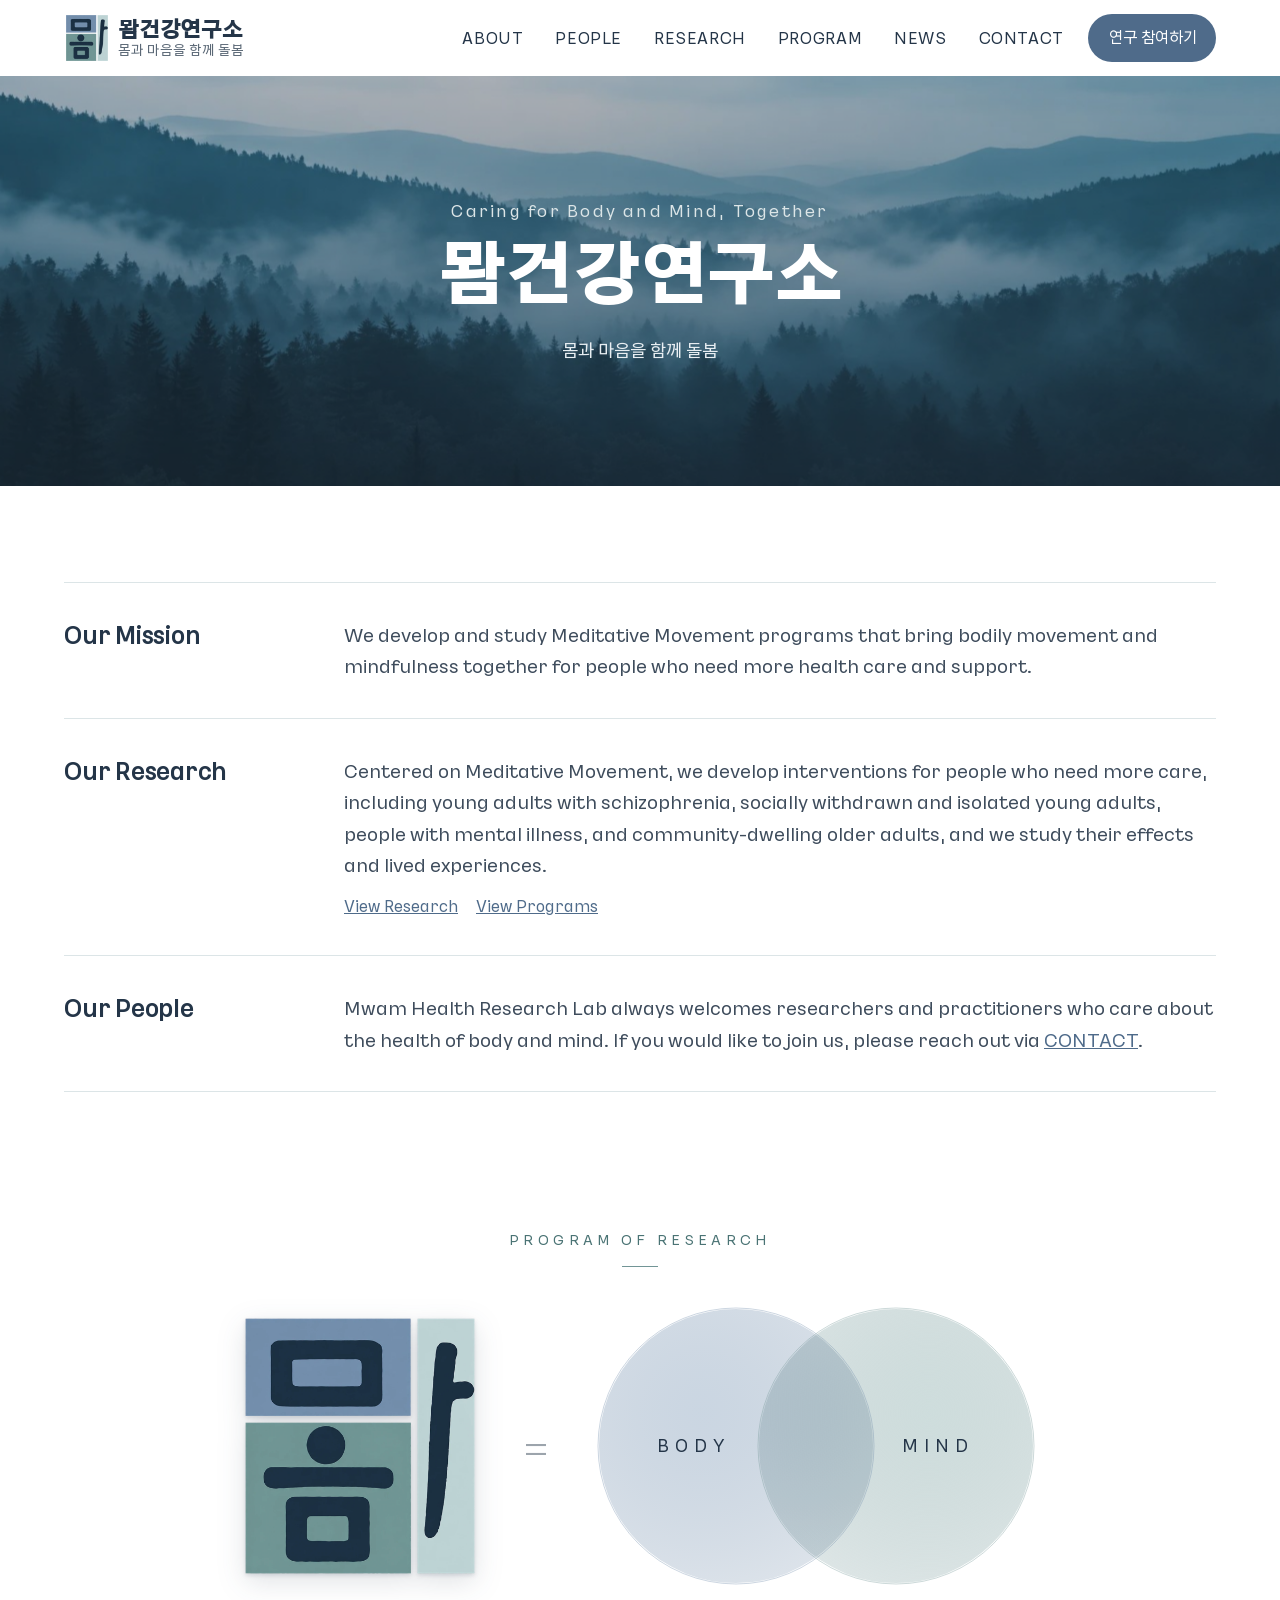
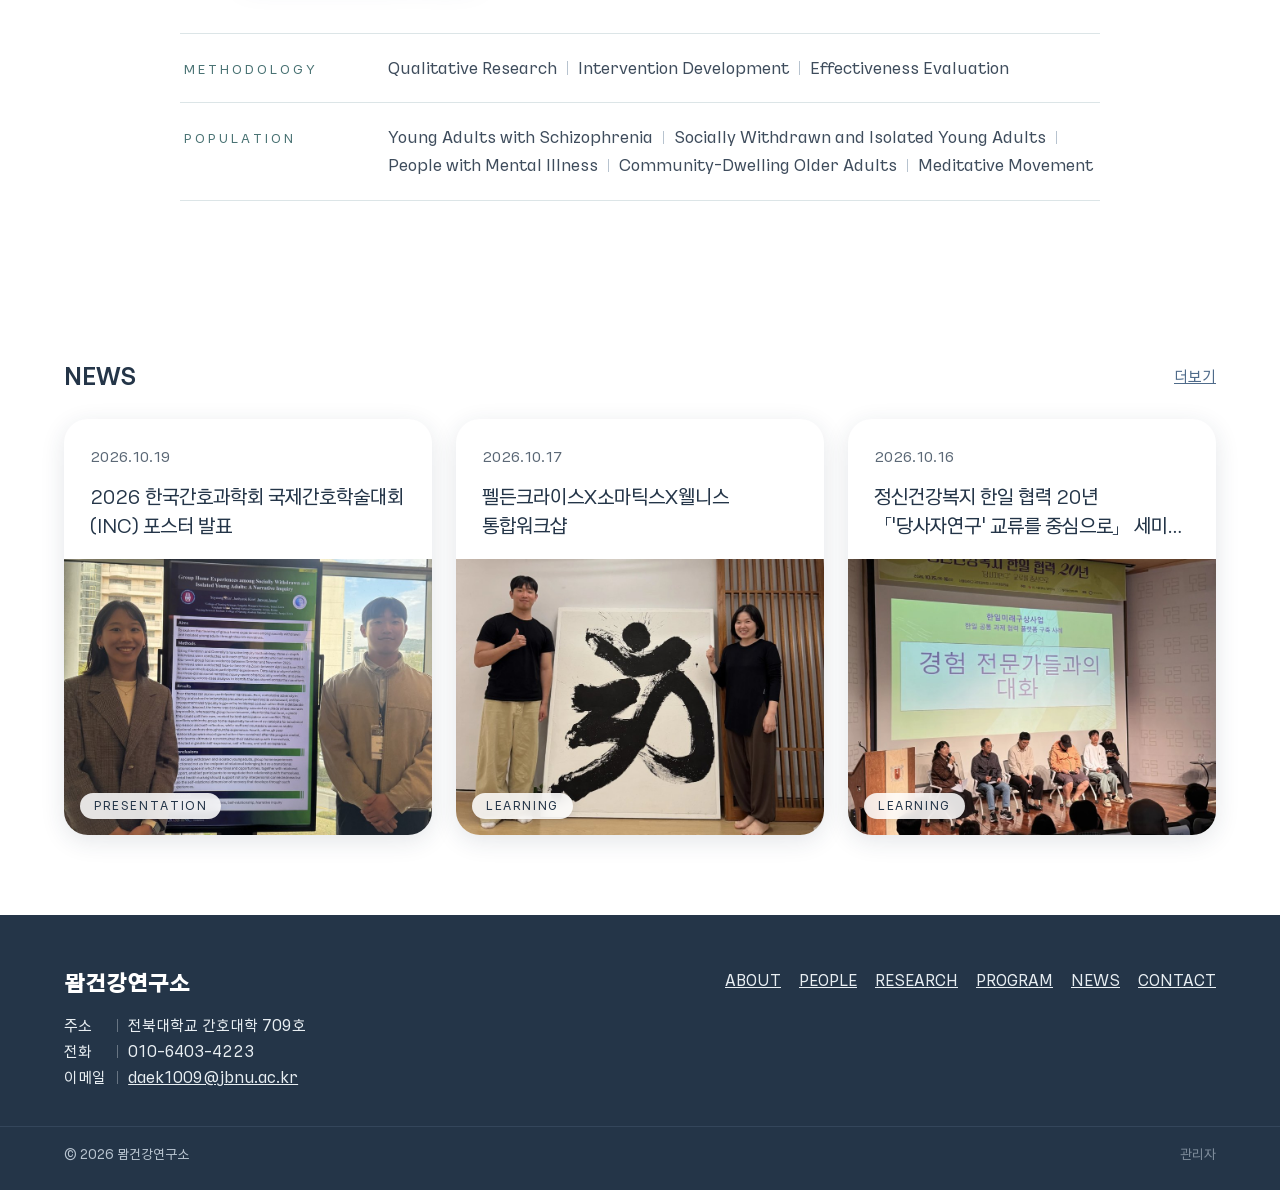
<file: index.html>
<!doctype html>
<html lang="ko">
<head>
<meta charset="utf-8">
<meta name="viewport" content="width=device-width, initial-scale=1">
<title>뫔건강연구소</title>
<meta name="description" content="몸과 마음을 함께 돌보는 움직임 명상을 연구하는 뫔건강연구소입니다.">
<link rel="icon" href="assets/images/favicon-v4.png">
<link rel="preload" href="assets/fonts/KakaoSmallSans-Regular.woff2" as="font" type="font/woff2" crossorigin>
<link rel="preconnect" href="https://fonts.googleapis.com">
<link rel="preconnect" href="https://fonts.gstatic.com" crossorigin>
<link rel="stylesheet" href="https://fonts.googleapis.com/css2?family=Gothic+A1:wght@900&display=swap&text=%EB%AB%94%EA%B1%B4%EA%B0%95%EC%97%B0%EA%B5%AC%EC%86%8C">
<link rel="stylesheet" href="assets/css/style.css">
</head>
<body data-page="home">
<div id="site-header"></div>
<main id="main">
<section class="mhero">
  <div class="mhero-bg" aria-hidden="true"></div>
  <div class="wrap mhero-in">
    <p class="mhero-tag">Caring for Body and Mind, Together</p>
    <h1 class="mhero-name">뫔건강연구소</h1>
    <p class="mhero-sub">몸과 마음을 함께 돌봄</p>
  </div>
</section>

<section class="mabout"><div class="wrap">
  <div class="mrow">
    <h2>Our Mission</h2>
    <div><p>We develop and study Meditative Movement programs that bring bodily movement and mindfulness together for people who need more health care and support.</p></div>
  </div>
  <div class="mrow">
    <h2>Our Research</h2>
    <div><p>Centered on Meditative Movement, we develop interventions for people who need more care, including young adults with schizophrenia, socially withdrawn and isolated young adults, people with mental illness, and community-dwelling older adults, and we study their effects and lived experiences.</p>
      <p class="mlink"><a href="research.html">View Research</a><a href="program.html">View Programs</a></p></div>
  </div>
  <div class="mrow">
    <h2>Our People</h2>
    <div><p>Mwam Health Research Lab always welcomes researchers and practitioners who care about the health of body and mind. If you would like to join us, please reach out via <a href="contact.html">CONTACT</a>.</p></div>
  </div>
</div></section>

<section class="mprog"><div class="wrap">
  <p class="mprog-eyebrow">Program of Research</p>
  <div class="mprog-body">
    <img class="mprog-logo" src="assets/images/logo-v4-480.png" alt="뫔건강연구소 로고" width="431" height="480">
    <span class="mprog-eq" aria-hidden="true">=</span>
    <svg class="mvenn" viewBox="31 11 438 278" role="img" aria-labelledby="venn-t venn-d">
      <title id="venn-t">Program of Research</title>
      <desc id="venn-d">Two overlapping circles, Body and Mind.</desc>
      <defs>
        <radialGradient id="gBody" cx="38%" cy="38%" r="75%"><stop offset="0" stop-color="#9FB4CA" stop-opacity="0.55"/><stop offset="1" stop-color="#728DAA" stop-opacity="0.22"/></radialGradient>
        <radialGradient id="gMind" cx="62%" cy="38%" r="75%"><stop offset="0" stop-color="#A6C1C0" stop-opacity="0.55"/><stop offset="1" stop-color="#729596" stop-opacity="0.22"/></radialGradient>
      </defs>
      <circle cx="170" cy="150" r="138" fill="url(#gBody)" stroke="#FFFFFF" stroke-width="2"/>
      <circle cx="330" cy="150" r="138" fill="url(#gMind)" stroke="#FFFFFF" stroke-width="2" style="mix-blend-mode:multiply"/>
      <circle cx="170" cy="150" r="138" fill="none" stroke="#728DAA" stroke-opacity="0.45" stroke-width="0.8"/>
      <circle cx="330" cy="150" r="138" fill="none" stroke="#729596" stroke-opacity="0.45" stroke-width="0.8"/>
      <text x="128" y="156" text-anchor="middle" class="v-h" fill="#243548">BODY</text>
      <text x="372" y="156" text-anchor="middle" class="v-h" fill="#243548">MIND</text>
    </svg>
  </div>
  <dl class="mboxes">
    <div><dt>Methodology</dt><dd>Qualitative Research<span class="vbar" aria-hidden="true"></span>Intervention Development<span class="vbar" aria-hidden="true"></span>Effectiveness Evaluation</dd></div>
    <div><dt>Population</dt><dd>Young Adults with Schizophrenia<span class="vbar" aria-hidden="true"></span>Socially Withdrawn and Isolated Young Adults<span class="vbar" aria-hidden="true"></span>People with Mental Illness<span class="vbar" aria-hidden="true"></span>Community-Dwelling Older Adults<span class="vbar" aria-hidden="true"></span>Meditative Movement</dd></div>
  </dl>
</div></section>

<section class="section white"><div class="wrap">
  <div class="box-head" style="margin-bottom:20px"><h2 style="font-size:1.45rem;font-weight:900">NEWS</h2><a class="more" href="news.html">더보기</a></div>
  <div id="home-news"></div>
</div></section>
</main>
<div id="site-footer"></div>
<script src="assets/data/site.js"></script>
<script src="assets/js/layout.js"></script>
<script src="assets/data/posts.js"></script>
<script src="assets/js/render.js"></script>
<script>
Mwam.cards('home-news', '', 3);

// 스크롤 효과: 배너 사진은 천천히, 단락은 아래에서 떠오르게 (움직임 줄이기 설정이면 끔)
(function () {
  if (window.matchMedia('(prefers-reduced-motion: reduce)').matches) return;
  var items = [].slice.call(document.querySelectorAll('.mhero-in > *, .mrow, .mprog-eyebrow, .mprog-body, .mboxes, #home-news .ncard'));
  document.documentElement.classList.add('anim');
  items.forEach(function (el) { el.classList.add('reveal'); });
  document.querySelectorAll('.mhero-in > *').forEach(function (el, i) { el.style.transitionDelay = (0.15 + i * 0.15) + 's'; });
  document.querySelectorAll('#home-news .ncard').forEach(function (el, i) { el.style.transitionDelay = (i * 0.12) + 's'; });
  var bg = document.querySelector('.mhero-bg'), hero = document.querySelector('.mhero');
  function check() {
    var vh = window.innerHeight || document.documentElement.clientHeight;
    items = items.filter(function (el) {
      if (el.getBoundingClientRect().top < vh - 40) { el.classList.add('in'); return false; }
      return true;
    });
    var y = window.pageYOffset;
    if (y < hero.offsetHeight) bg.style.transform = 'translate3d(0,' + (y * 0.4) + 'px,0) scale(1.08)';
  }
  window.addEventListener('scroll', check, { passive: true });
  window.addEventListener('resize', check);
  setTimeout(check, 60);   // 처음 화면에 보이는 것은 곧바로 나타나게
  window.addEventListener('load', check);
  document.addEventListener('visibilitychange', check);
})();
</script>
</body>
</html>
</file>
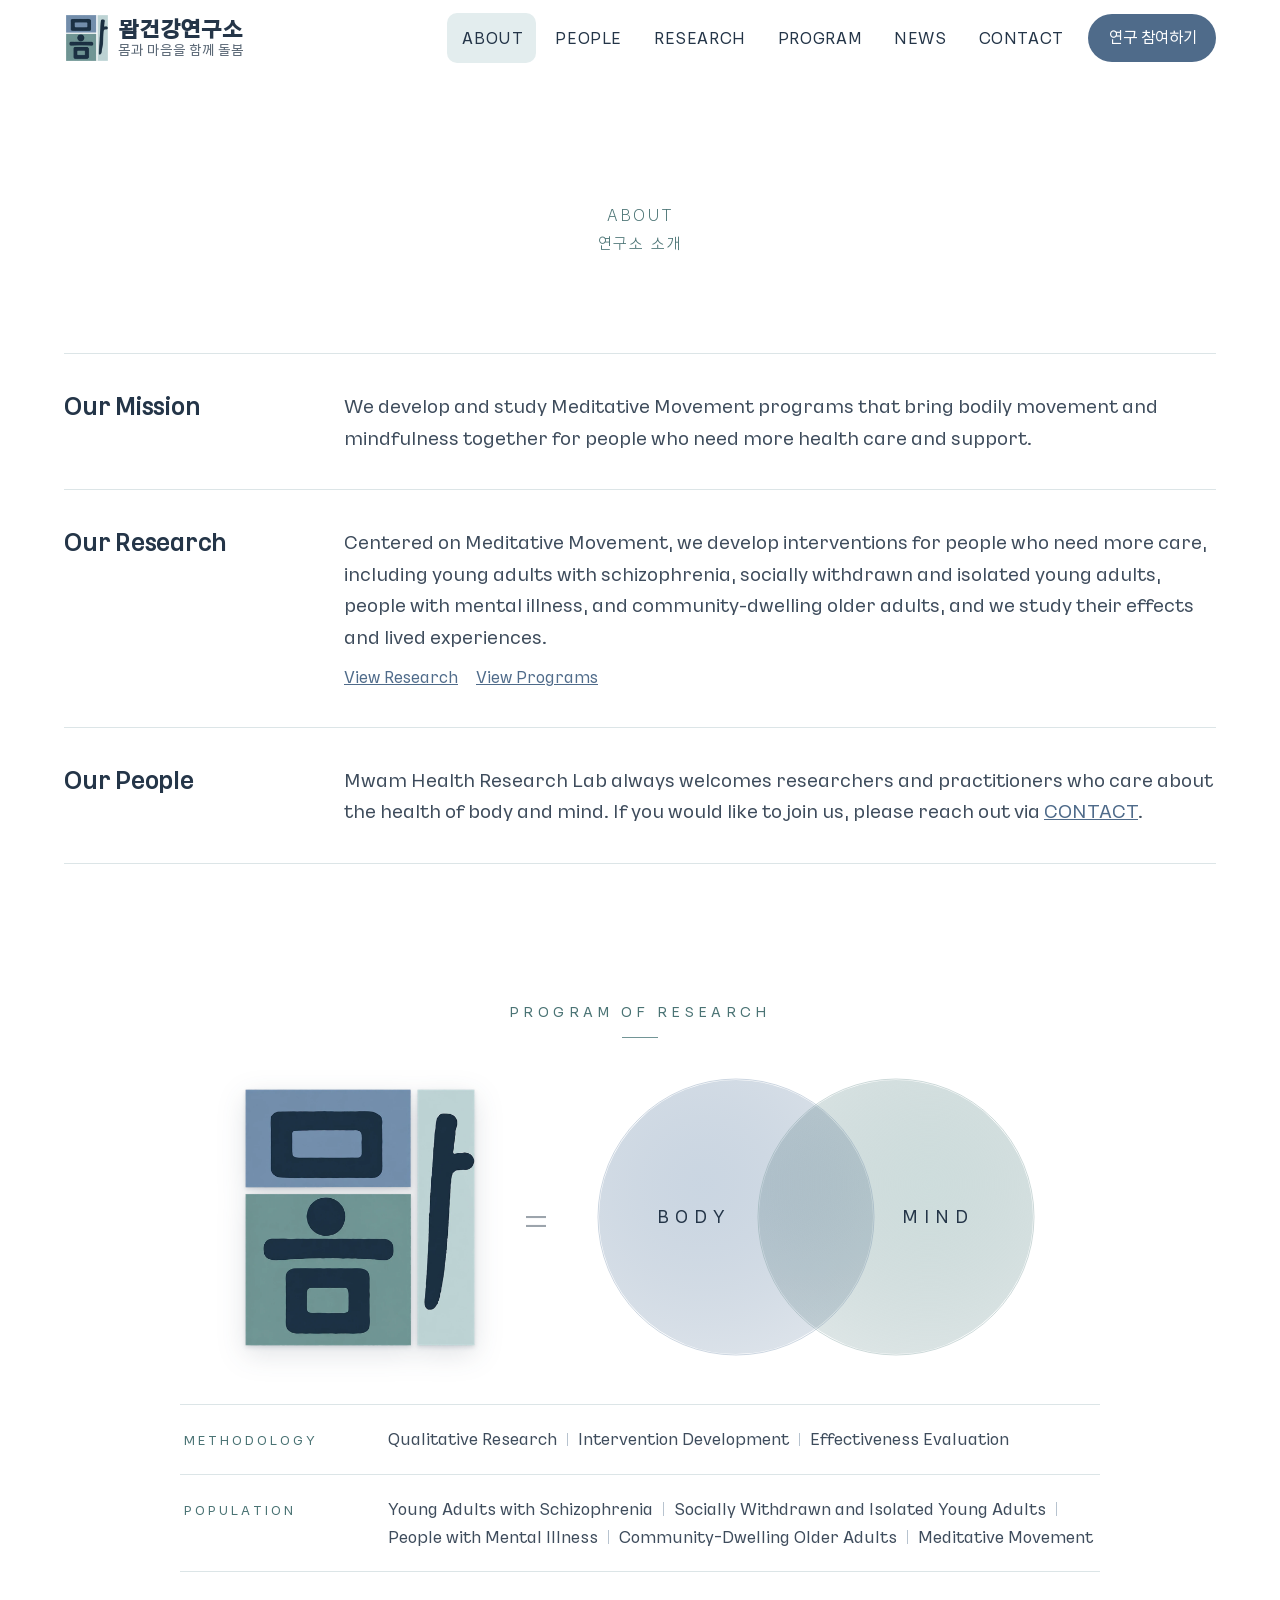
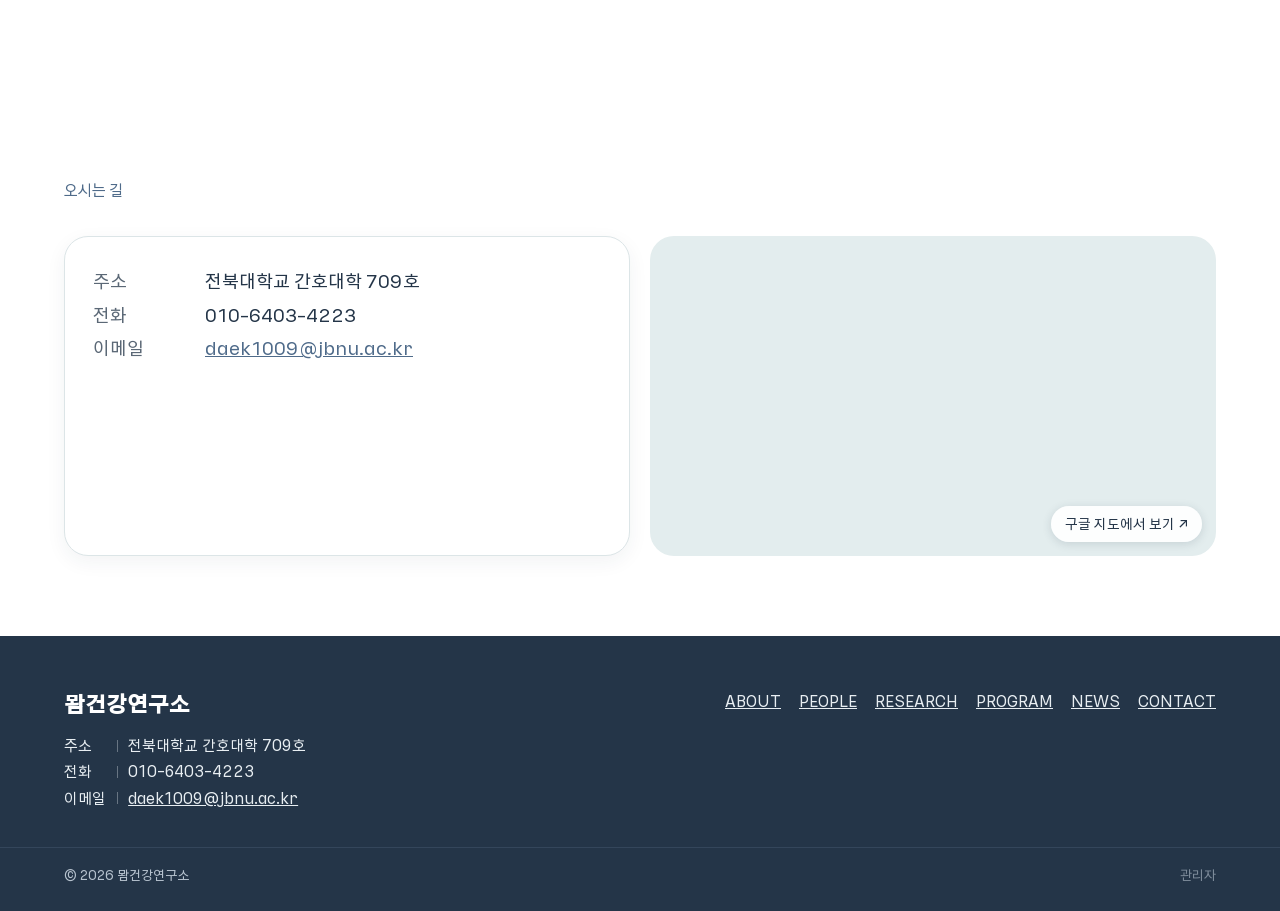
<file: about.html>
<!doctype html>
<html lang="ko">
<head>
<meta charset="utf-8">
<meta name="viewport" content="width=device-width, initial-scale=1">
<title>연구소 소개 | 뫔건강연구소</title>
<meta name="description" content="뫔건강연구소 소개, 연구 방향, 오시는 길">
<link rel="icon" href="assets/images/favicon-v4.png">
<link rel="preload" href="assets/fonts/KakaoSmallSans-Regular.woff2" as="font" type="font/woff2" crossorigin>
<link rel="preconnect" href="https://fonts.googleapis.com">
<link rel="preconnect" href="https://fonts.gstatic.com" crossorigin>
<link rel="stylesheet" href="https://fonts.googleapis.com/css2?family=Gothic+A1:wght@900&display=swap&text=%EB%AB%94%EA%B1%B4%EA%B0%95%EC%97%B0%EA%B5%AC%EC%86%8C">
<link rel="stylesheet" href="assets/css/style.css">
</head>
<body data-page="about">
<div id="site-header"></div>
<main id="main">
<section class="page-hero only-eyebrow news-top"><div class="wrap">
<p class="eyebrow">ABOUT</p>
<h1 class="ko-title">연구소 소개</h1>
</div></section>

<section class="mabout about-intro" id="intro"><div class="wrap">
  <div class="mrow">
    <h2>Our Mission</h2>
    <div><p>We develop and study Meditative Movement programs that bring bodily movement and mindfulness together for people who need more health care and support.</p></div>
  </div>
  <div class="mrow">
    <h2>Our Research</h2>
    <div><p>Centered on Meditative Movement, we develop interventions for people who need more care, including young adults with schizophrenia, socially withdrawn and isolated young adults, people with mental illness, and community-dwelling older adults, and we study their effects and lived experiences.</p>
      <p class="mlink"><a href="research.html">View Research</a><a href="program.html">View Programs</a></p></div>
  </div>
  <div class="mrow">
    <h2>Our People</h2>
    <div><p>Mwam Health Research Lab always welcomes researchers and practitioners who care about the health of body and mind. If you would like to join us, please reach out via <a href="contact.html">CONTACT</a>.</p></div>
  </div>
</div></section>
<section class="mprog" id="focus"><div class="wrap">
  <p class="mprog-eyebrow">Program of Research</p>
  <div class="mprog-body">
    <img class="mprog-logo" src="assets/images/logo-v4-480.png" alt="뫔건강연구소 로고" width="431" height="480">
    <span class="mprog-eq" aria-hidden="true">=</span>
    <svg class="mvenn" viewBox="31 11 438 278" role="img" aria-labelledby="venn-t venn-d">
      <title id="venn-t">Program of Research</title>
      <desc id="venn-d">Two overlapping circles, Body and Mind.</desc>
      <defs>
        <radialGradient id="gBody" cx="38%" cy="38%" r="75%"><stop offset="0" stop-color="#9FB4CA" stop-opacity="0.55"/><stop offset="1" stop-color="#728DAA" stop-opacity="0.22"/></radialGradient>
        <radialGradient id="gMind" cx="62%" cy="38%" r="75%"><stop offset="0" stop-color="#A6C1C0" stop-opacity="0.55"/><stop offset="1" stop-color="#729596" stop-opacity="0.22"/></radialGradient>
      </defs>
      <circle cx="170" cy="150" r="138" fill="url(#gBody)" stroke="#FFFFFF" stroke-width="2"/>
      <circle cx="330" cy="150" r="138" fill="url(#gMind)" stroke="#FFFFFF" stroke-width="2" style="mix-blend-mode:multiply"/>
      <circle cx="170" cy="150" r="138" fill="none" stroke="#728DAA" stroke-opacity="0.45" stroke-width="0.8"/>
      <circle cx="330" cy="150" r="138" fill="none" stroke="#729596" stroke-opacity="0.45" stroke-width="0.8"/>
      <text x="128" y="156" text-anchor="middle" class="v-h" fill="#243548">BODY</text>
      <text x="372" y="156" text-anchor="middle" class="v-h" fill="#243548">MIND</text>
    </svg>
  </div>
  <dl class="mboxes">
    <div><dt>Methodology</dt><dd>Qualitative Research<span class="vbar" aria-hidden="true"></span>Intervention Development<span class="vbar" aria-hidden="true"></span>Effectiveness Evaluation</dd></div>
    <div><dt>Population</dt><dd>Young Adults with Schizophrenia<span class="vbar" aria-hidden="true"></span>Socially Withdrawn and Isolated Young Adults<span class="vbar" aria-hidden="true"></span>People with Mental Illness<span class="vbar" aria-hidden="true"></span>Community-Dwelling Older Adults<span class="vbar" aria-hidden="true"></span>Meditative Movement</dd></div>
  </dl>
</div></section>
<section class="section" id="location"><div class="wrap">
  <div class="section-head loc-head"><h2 class="eyebrow">오시는 길</h2></div>
  <div class="grid two">
    <div class="card info"><dl id="loc-info"></dl></div>
    <div class="map" id="map">지도 준비 중</div>
  </div>
</div></section>
</main>
<div id="site-footer"></div>
<script src="assets/data/site.js"></script>
<script src="assets/js/layout.js"></script>
<script>
var S = window.MWAM_SITE || {};
document.getElementById('loc-info').innerHTML =
  '<dt>주소</dt><dd>' + (S.address || '[주소]') + '</dd>' +
  '<dt>전화</dt><dd>' + (S.tel || '[전화번호]') + '</dd>' +
  '<dt>이메일</dt><dd>' + (S.email ? '<a href="mailto:' + S.email + '">' + S.email + '</a>' : '[이메일 주소]') + '</dd>';

if (S.mapEmbed) document.getElementById('map').innerHTML =
  '<iframe src="' + S.mapEmbed + '" title="연구소 위치 지도" tabindex="-1"></iframe>' +
  (S.mapLink ? '<a class="map-link" href="' + S.mapLink + '" target="_blank" rel="noopener" aria-label="구글 지도에서 전북대학교 간호대학 위치 열기"><span>구글 지도에서 보기 ↗</span></a>' : '');
</script>
</body>
</html>
</file>
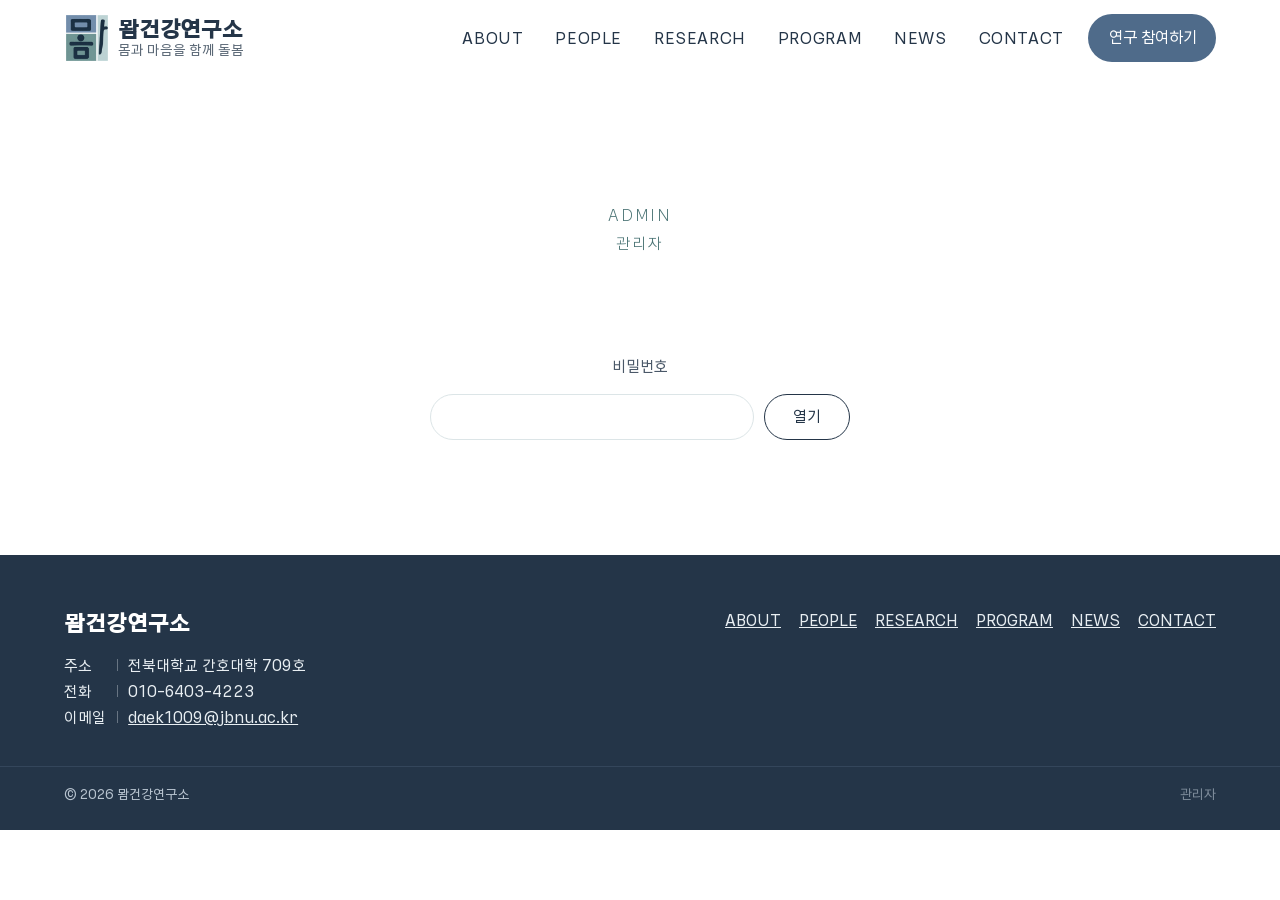
<file: admin.html>
<!doctype html>
<html lang="ko">
<head>
<meta charset="utf-8">
<meta name="viewport" content="width=device-width, initial-scale=1">
<meta name="robots" content="noindex, nofollow">
<title>관리자 | 뫔건강연구소</title>
<link rel="icon" href="assets/images/favicon-v4.png">
<link rel="preload" href="assets/fonts/KakaoSmallSans-Regular.woff2" as="font" type="font/woff2" crossorigin>
<link rel="preconnect" href="https://fonts.googleapis.com">
<link rel="preconnect" href="https://fonts.gstatic.com" crossorigin>
<link rel="stylesheet" href="https://fonts.googleapis.com/css2?family=Gothic+A1:wght@900&display=swap&text=%EB%AB%94%EA%B1%B4%EA%B0%95%EC%97%B0%EA%B5%AC%EC%86%8C">
<link rel="stylesheet" href="assets/css/style.css">
</head>
<body data-page="admin">
<div id="site-header"></div>
<main id="main">
<section class="page-hero only-eyebrow news-top"><div class="wrap">
<p class="eyebrow">ADMIN</p>
<h1 class="ko-title">관리자</h1>
</div></section>

<section class="section"><div class="wrap">
  <form class="lock" id="lock" autocomplete="off">
    <label for="pw">비밀번호</label>
    <div class="lock-row">
      <input type="password" id="pw" required>
      <button type="submit" class="btn-line">열기</button>
    </div>
    <p class="lock-msg" id="msg" aria-live="polite"></p>
  </form>
  <div id="album" hidden></div>
</div></section>
</main>
<div class="viewer" id="viewer" hidden><img alt=""><button type="button" aria-label="닫기">×</button></div>
<div id="site-footer"></div>
<script src="assets/data/site.js"></script>
<script src="assets/js/layout.js"></script>
<script>
/* 사진과 목록은 앨범_암호화.py 로 AES-GCM 암호화되어 album/ 에 있음.
   비밀번호로 열쇠를 만들어(PBKDF2) 브라우저 안에서만 풀어 보여 줌. 비밀번호는 어디에도 저장·전송되지 않음 */
(function () {
  var form = document.getElementById('lock'), msg = document.getElementById('msg');
  var box = document.getElementById('album'), viewer = document.getElementById('viewer');
  var key = null, KEEP = 'mwam-album-key';

  function b64(s) { return Uint8Array.from(atob(s), function (c) { return c.charCodeAt(0); }); }
  function esc(s) { return String(s).replace(/[&<>"]/g, function (c) { return { '&': '&amp;', '<': '&lt;', '>': '&gt;', '"': '&quot;' }[c]; }); }

  async function load(name) {
    var r = await fetch('album/' + name, { cache: 'no-store' });
    if (!r.ok) throw new Error('nofile');
    return new Uint8Array(await r.arrayBuffer());
  }
  async function open(bytes) {
    return crypto.subtle.decrypt({ name: 'AES-GCM', iv: bytes.slice(0, 12) }, key, bytes.slice(12));
  }
  async function derive(pw) {
    var mr = await fetch('album/meta.json', { cache: 'no-store' });
    if (!mr.ok) throw new Error('nofile');
    var meta = await mr.json();
    var base = await crypto.subtle.importKey('raw', new TextEncoder().encode(pw), 'PBKDF2', false, ['deriveKey']);
    return crypto.subtle.deriveKey({ name: 'PBKDF2', salt: b64(meta.salt), iterations: meta.iter, hash: 'SHA-256' },
      base, { name: 'AES-GCM', length: 256 }, true, ['decrypt']);
  }

  async function show() {
    var data = JSON.parse(new TextDecoder().decode(await open(await load('manifest.bin'))));
    form.hidden = true; box.hidden = false;
    if (!data.albums.length) { box.innerHTML = '<p class="empty">아직 사진이 없습니다.</p>'; return; }
    box.innerHTML = data.albums.map(function (a) {
      return '<section class="alb"><h2>' + esc(a.title) + '</h2><div class="alb-grid">' +
        a.photos.map(function (p) {
          return '<button type="button" class="alb-ph" data-id="' + esc(p.id) + '" style="aspect-ratio:' + p.w + '/' + p.h + '"></button>';
        }).join('') + '</div></section>';
    }).join('') + '<p class="to-list"><button type="button" class="btn-line" id="logout">잠그기</button></p>';
    document.getElementById('logout').onclick = function () {
      try { sessionStorage.removeItem(KEEP); } catch (e) {}
      location.reload();
    };
    // 사진을 차례로 풀기 (동시에 4장씩)
    var list = Array.prototype.slice.call(box.querySelectorAll('.alb-ph'));
    list.forEach(function (b) {
      b.onclick = function () {
        if (!b.dataset.url) return;
        viewer.querySelector('img').src = b.dataset.url;
        viewer.hidden = false;
      };
    });
    var next = 0;
    function work() {
      var b = list[next++];
      if (!b) return;
      return load(b.dataset.id + '.bin').then(open).then(function (buf) {
        var url = URL.createObjectURL(new Blob([buf], { type: 'image/jpeg' }));
        b.innerHTML = '<img src="' + url + '" alt="">';
        b.dataset.url = url;
      }).catch(function () { b.classList.add('err'); }).then(work);
    }
    for (var i = 0; i < 4; i++) work();
  }

  viewer.onclick = function () { viewer.hidden = true; };
  document.addEventListener('keydown', function (e) { if (e.key === 'Escape') viewer.hidden = true; });

  form.onsubmit = async function (e) {
    e.preventDefault();
    msg.textContent = '여는 중…';
    try {
      key = await derive(document.getElementById('pw').value);
      await show();
      try { sessionStorage.setItem(KEEP, JSON.stringify(Array.from(new Uint8Array(await crypto.subtle.exportKey('raw', key))))); } catch (e2) {}
    } catch (err) {
      key = null;
      msg.textContent = err.message === 'nofile' ? '아직 앨범이 만들어지지 않았습니다.' : '비밀번호가 맞지 않습니다.';
    }
  };

  // 같은 탭에서 다시 들어오면 비밀번호 없이 열기 (탭을 닫으면 사라짐)
  (async function () {
    try {
      var raw = sessionStorage.getItem(KEEP);
      if (!raw) return;
      key = await crypto.subtle.importKey('raw', new Uint8Array(JSON.parse(raw)), 'AES-GCM', true, ['decrypt']);
      await show();
    } catch (e) { key = null; }
  })();
})();
</script>
</body>
</html>
</file>
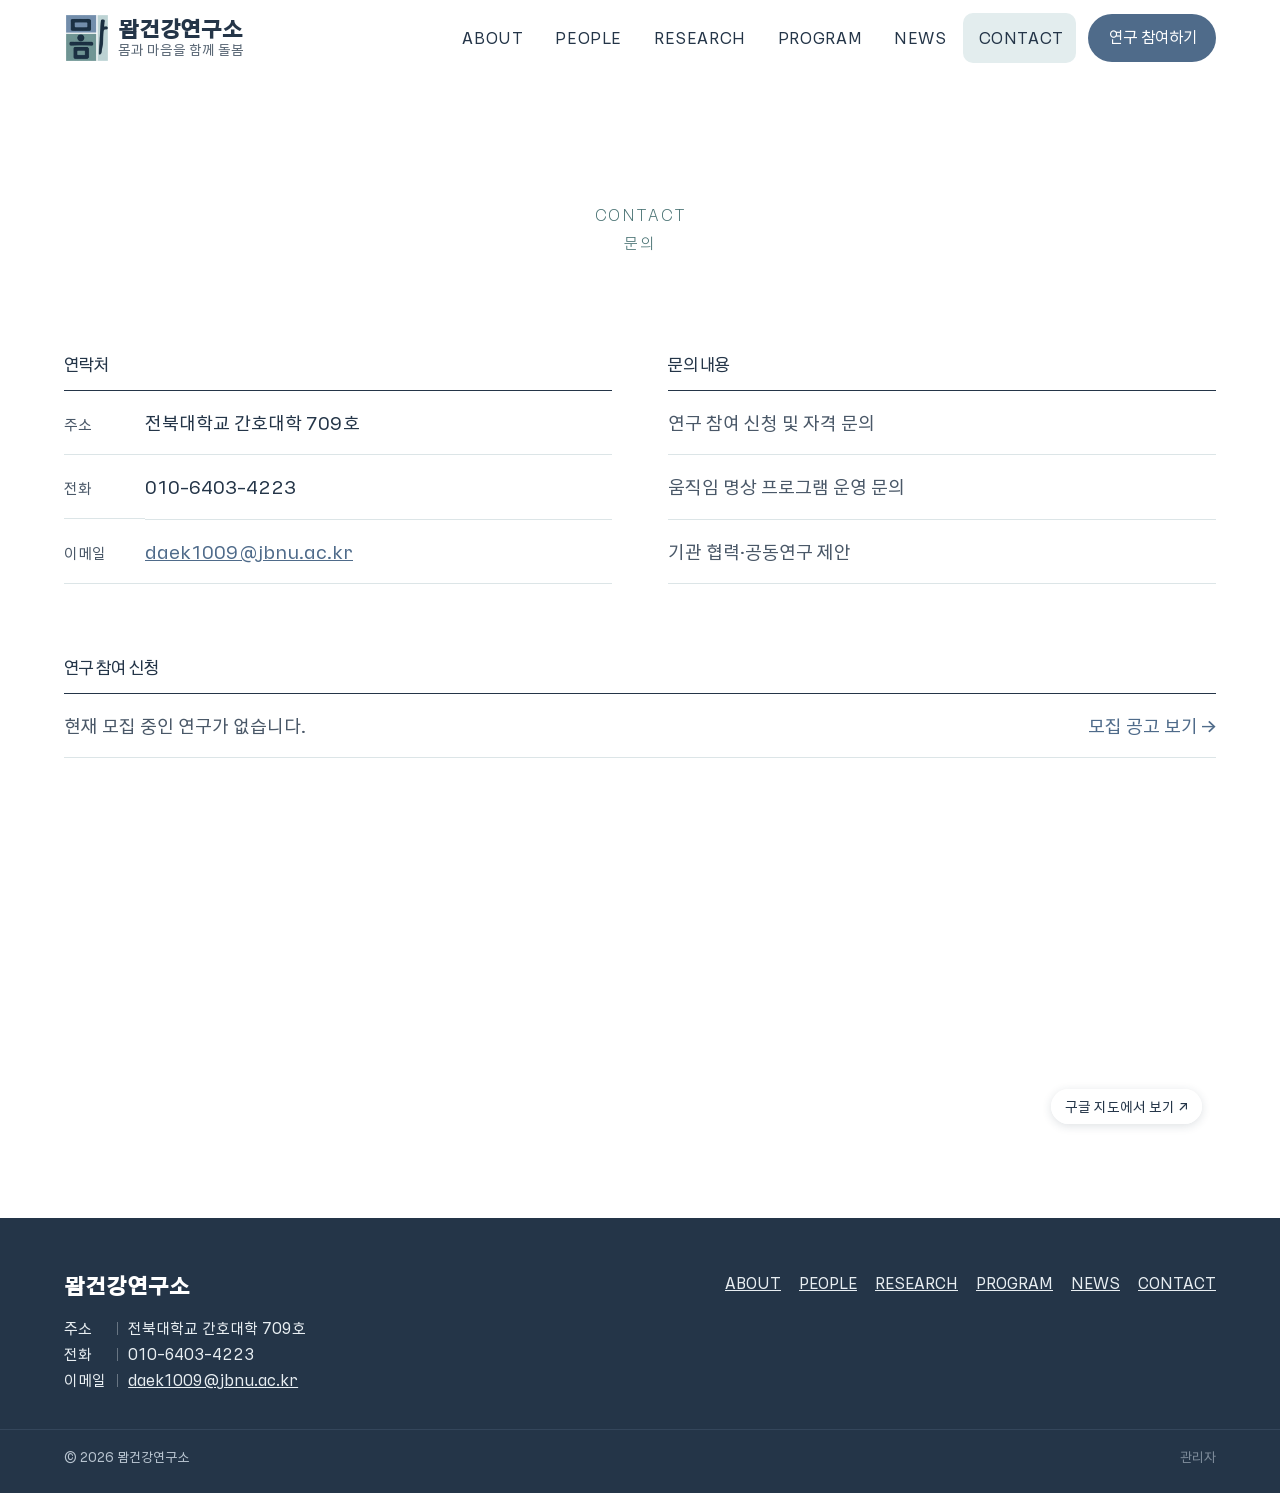
<file: contact.html>
<!doctype html>
<html lang="ko">
<head>
<meta charset="utf-8">
<meta name="viewport" content="width=device-width, initial-scale=1">
<title>문의 | 뫔건강연구소</title>
<meta name="description" content="연구 참여 및 문의 안내">
<link rel="icon" href="assets/images/favicon-v4.png">
<link rel="preload" href="assets/fonts/KakaoSmallSans-Regular.woff2" as="font" type="font/woff2" crossorigin>
<link rel="preconnect" href="https://fonts.googleapis.com">
<link rel="preconnect" href="https://fonts.gstatic.com" crossorigin>
<link rel="stylesheet" href="https://fonts.googleapis.com/css2?family=Gothic+A1:wght@900&display=swap&text=%EB%AB%94%EA%B1%B4%EA%B0%95%EC%97%B0%EA%B5%AC%EC%86%8C">
<link rel="stylesheet" href="assets/css/style.css">
</head>
<body data-page="contact">
<div id="site-header"></div>
<main id="main">
<section class="page-hero only-eyebrow news-top"><div class="wrap">
<p class="eyebrow">CONTACT</p>
<h1 class="ko-title">문의</h1>
</div></section>

<section class="section contact-a"><div class="wrap">
  <div class="ca-grid">
    <div class="ca-col"><h3>연락처</h3><dl class="ca-list" id="contact-info"></dl></div>
    <div class="ca-col"><h3>문의 내용</h3>
      <ul class="ca-list">
        <li>연구 참여 신청 및 자격 문의</li><li>움직임 명상 프로그램 운영 문의</li><li>기관 협력·공동연구 제안</li>
      </ul>
    </div>
  </div>
  <div class="ca-join"><h3>연구 참여 신청</h3>
    <div class="ca-row"><p>현재 모집 중인 연구가 없습니다.</p><a class="ca-more" href="news.html?cat=%EC%86%8C%EC%8B%9D">모집 공고 보기 →</a></div>
  </div>
  <div class="map ca-map" id="map">지도 준비 중</div>
</div></section>
</main>
<div id="site-footer"></div>
<script src="assets/data/site.js"></script>
<script src="assets/js/layout.js"></script>
<script>
var S = window.MWAM_SITE || {};
document.getElementById('contact-info').innerHTML =
  '<dt>주소</dt><dd>' + (S.address || '[주소]') + '</dd>' +
  '<dt>전화</dt><dd>' + (S.tel || '[전화번호]') + '</dd>' +
  '<dt>이메일</dt><dd>' + (S.email ? '<a href="mailto:' + S.email + '">' + S.email + '</a>' : '[이메일 주소]') + '</dd>';
if (S.mapEmbed) document.getElementById('map').innerHTML =
  '<iframe src="' + S.mapEmbed + '" title="연구소 위치 지도" tabindex="-1"></iframe>' +
  (S.mapLink ? '<a class="map-link" href="' + S.mapLink + '" target="_blank" rel="noopener" aria-label="구글 지도에서 전북대학교 간호대학 위치 열기"><span>구글 지도에서 보기 ↗</span></a>' : '');
</script>
</body>
</html>
</file>
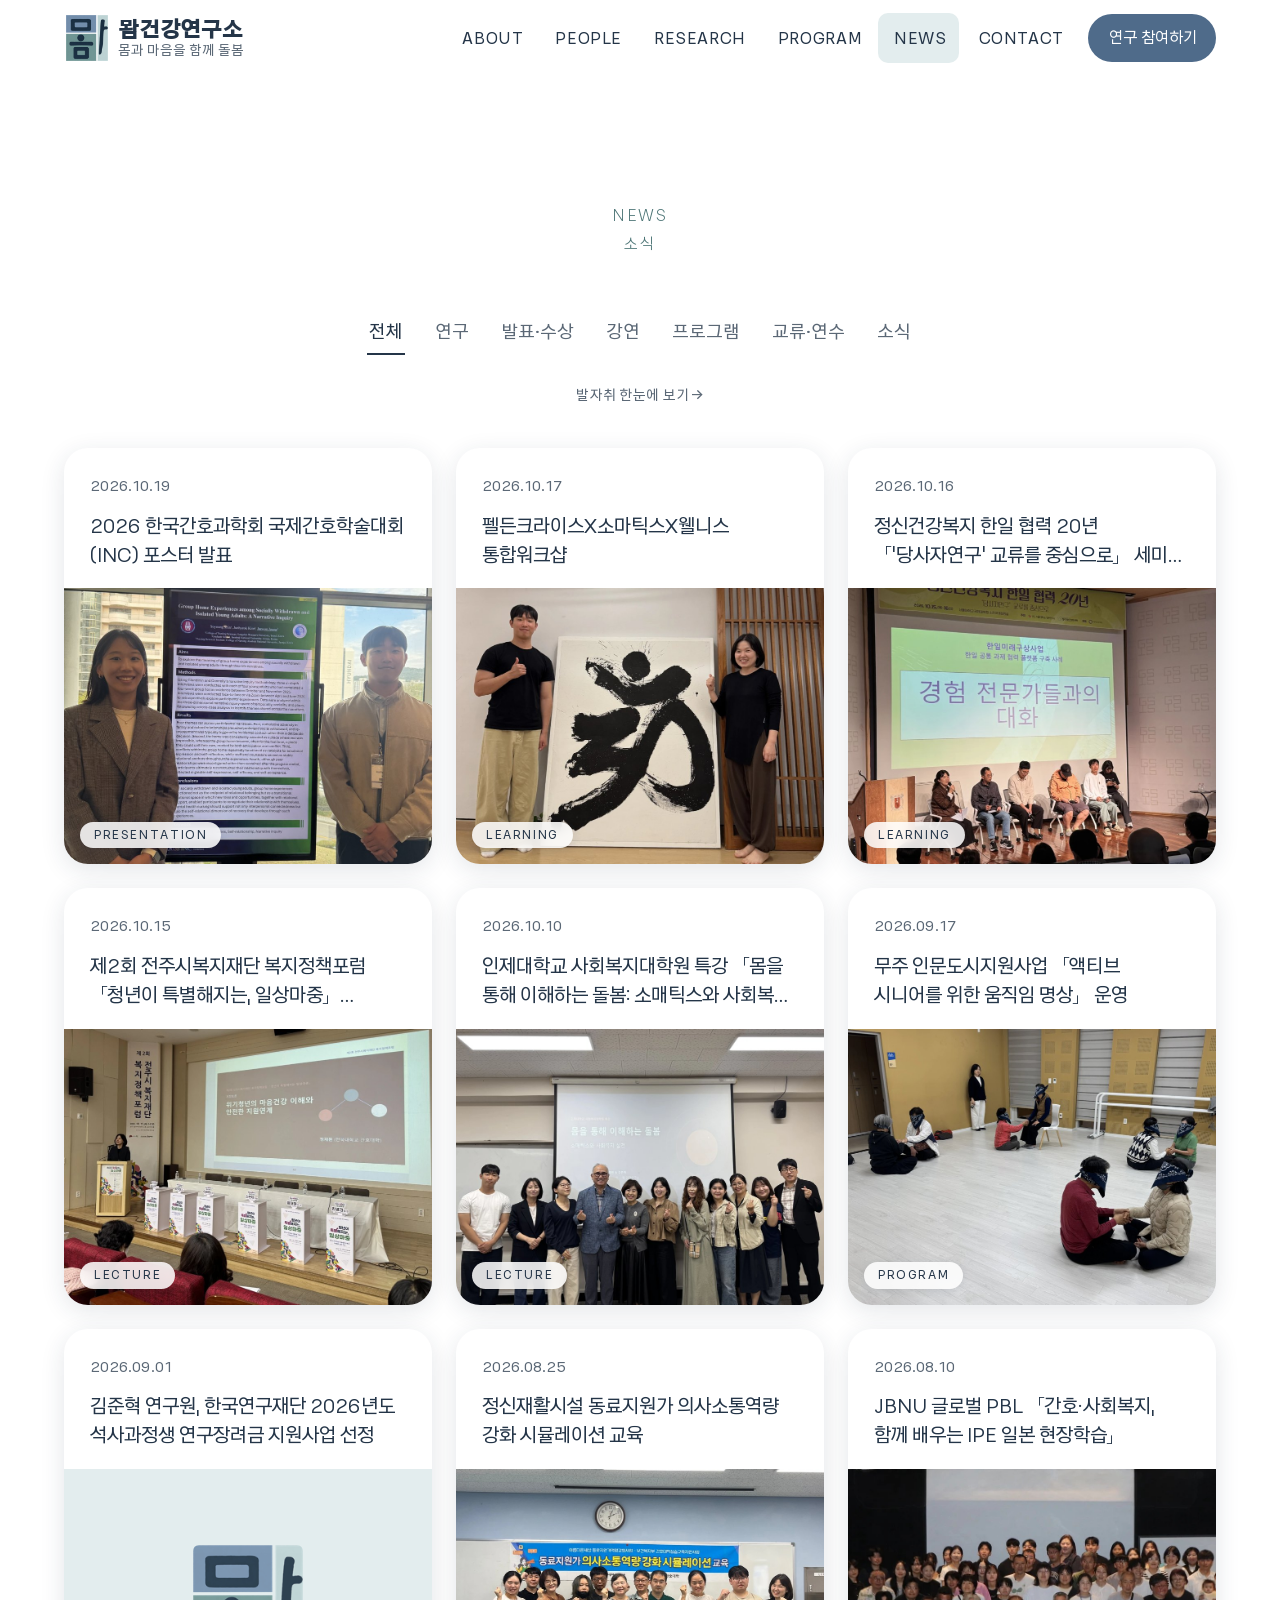
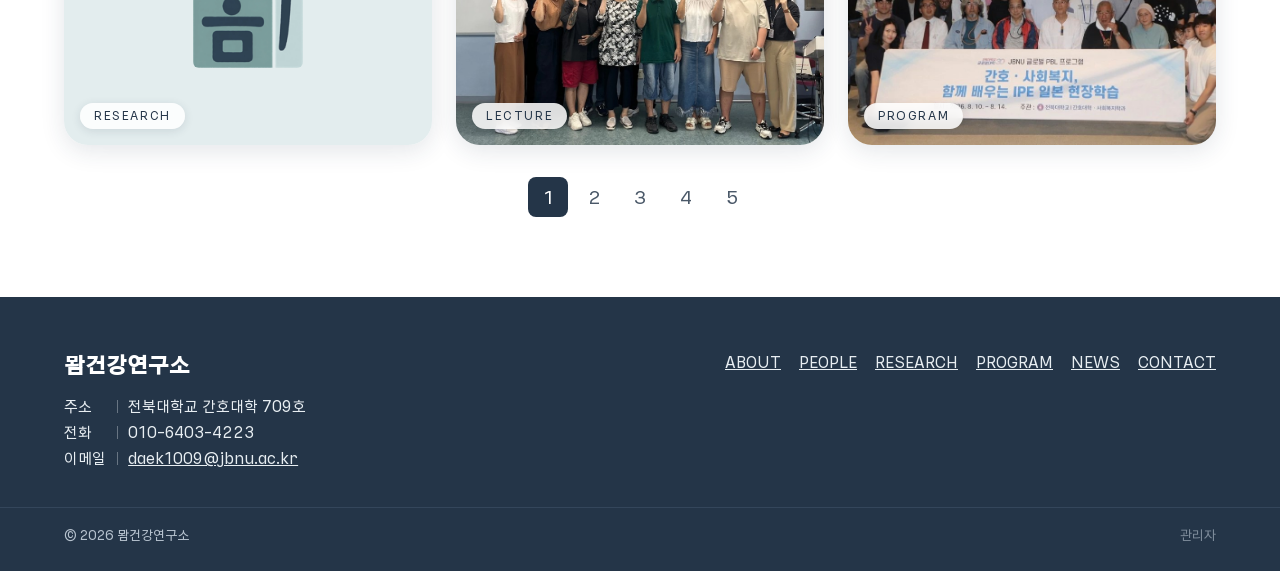
<file: news.html>
<!doctype html>
<html lang="ko">
<head>
<meta charset="utf-8">
<meta name="viewport" content="width=device-width, initial-scale=1">
<title>알림마당 | 뫔건강연구소</title>
<meta name="description" content="공지사항과 연구 소식">
<link rel="icon" href="assets/images/favicon-v4.png">
<link rel="preload" href="assets/fonts/KakaoSmallSans-Regular.woff2" as="font" type="font/woff2" crossorigin>
<link rel="preconnect" href="https://fonts.googleapis.com">
<link rel="preconnect" href="https://fonts.gstatic.com" crossorigin>
<link rel="stylesheet" href="https://fonts.googleapis.com/css2?family=Gothic+A1:wght@900&display=swap&text=%EB%AB%94%EA%B1%B4%EA%B0%95%EC%97%B0%EA%B5%AC%EC%86%8C">
<link rel="stylesheet" href="assets/css/style.css">
</head>
<body data-page="news">
<div id="site-header"></div>
<main id="main">
<section class="page-hero only-eyebrow news-top"><div class="wrap">
<p class="eyebrow">NEWS</p>
<h1 class="ko-title">소식</h1>
</div></section>

<section class="section white news-list"><div class="wrap">
  <nav class="tabs line" aria-label="소식 분류">
    <a href="news.html" data-cat="">전체</a>
    <a href="news.html?cat=연구" data-cat="연구">연구</a>
    <a href="news.html?cat=발표·수상" data-cat="발표·수상">발표·수상</a>
    <a href="news.html?cat=강연" data-cat="강연">강연</a>
    <a href="news.html?cat=프로그램" data-cat="프로그램">프로그램</a>
    <a href="news.html?cat=교류·연수" data-cat="교류·연수">교류·연수</a>
    <a href="news.html?cat=소식" data-cat="소식">소식</a>
  </nav>
  <p class="story-link"><a href="story.html">발자취 한눈에 보기 →</a></p>
  <div id="board"></div>
</div></section>
</main>
<div id="site-footer"></div>
<script src="assets/data/site.js"></script>
<script src="assets/js/layout.js"></script>
<script src="assets/data/posts.js"></script>
<script src="assets/js/render.js"></script>
<script>
var cat = Mwam.param('cat') || '';
document.querySelectorAll('.tabs a').forEach(function (a) { if (a.getAttribute('data-cat') === cat) a.setAttribute('aria-current', 'true'); });
Mwam.cards('board', cat);
</script>
</body>
</html>
</file>
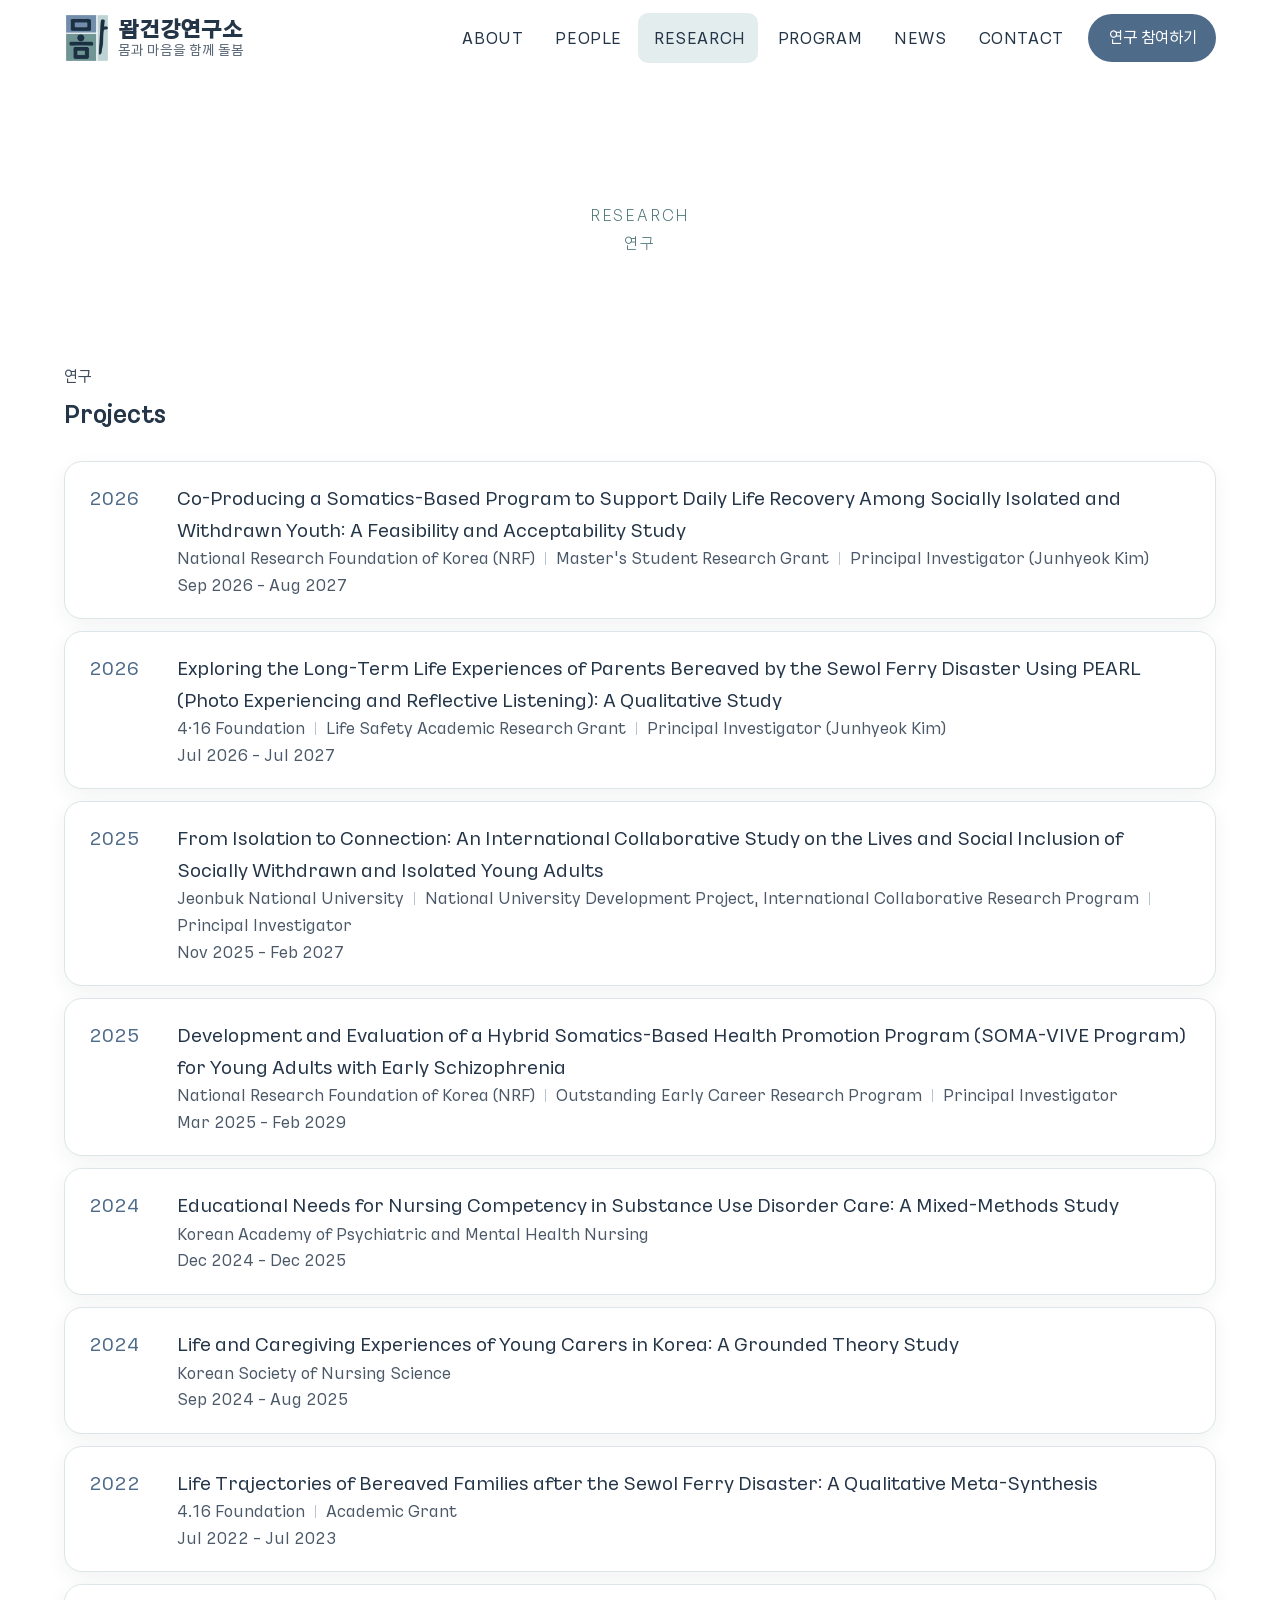
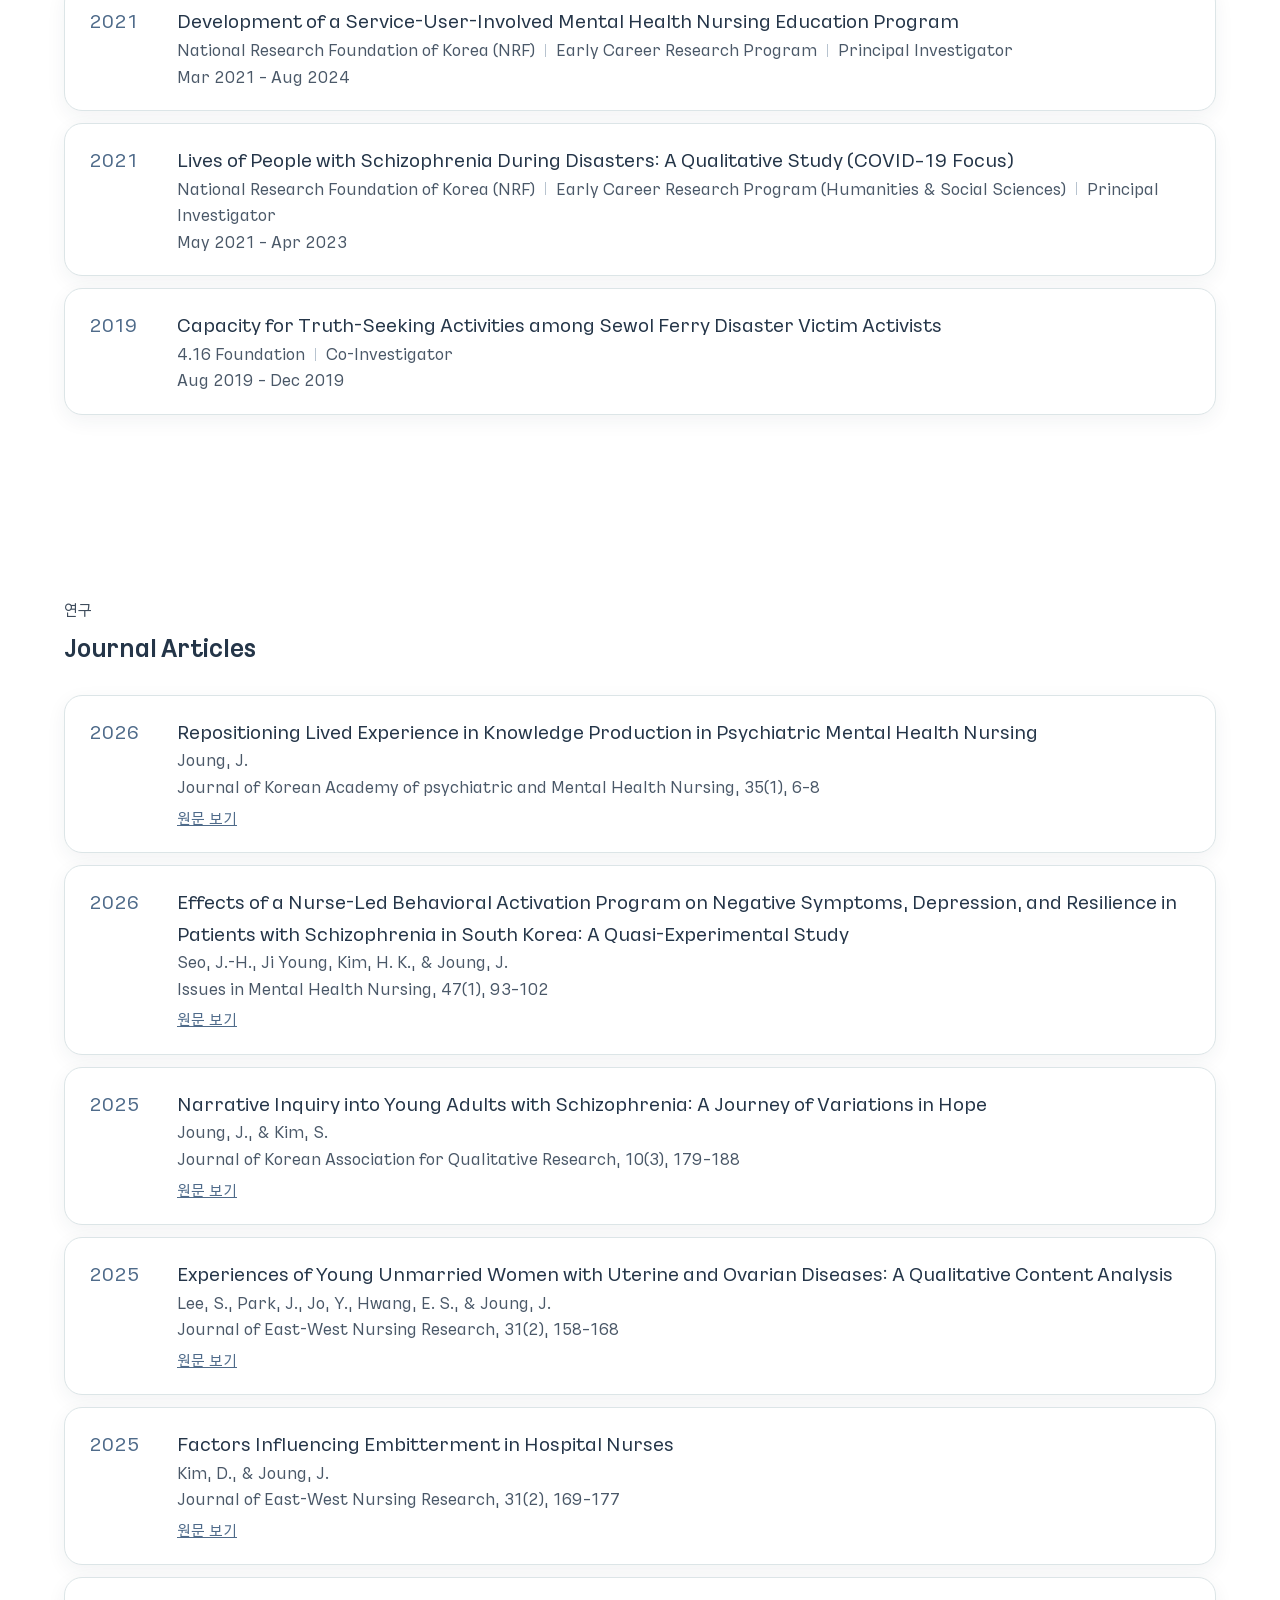
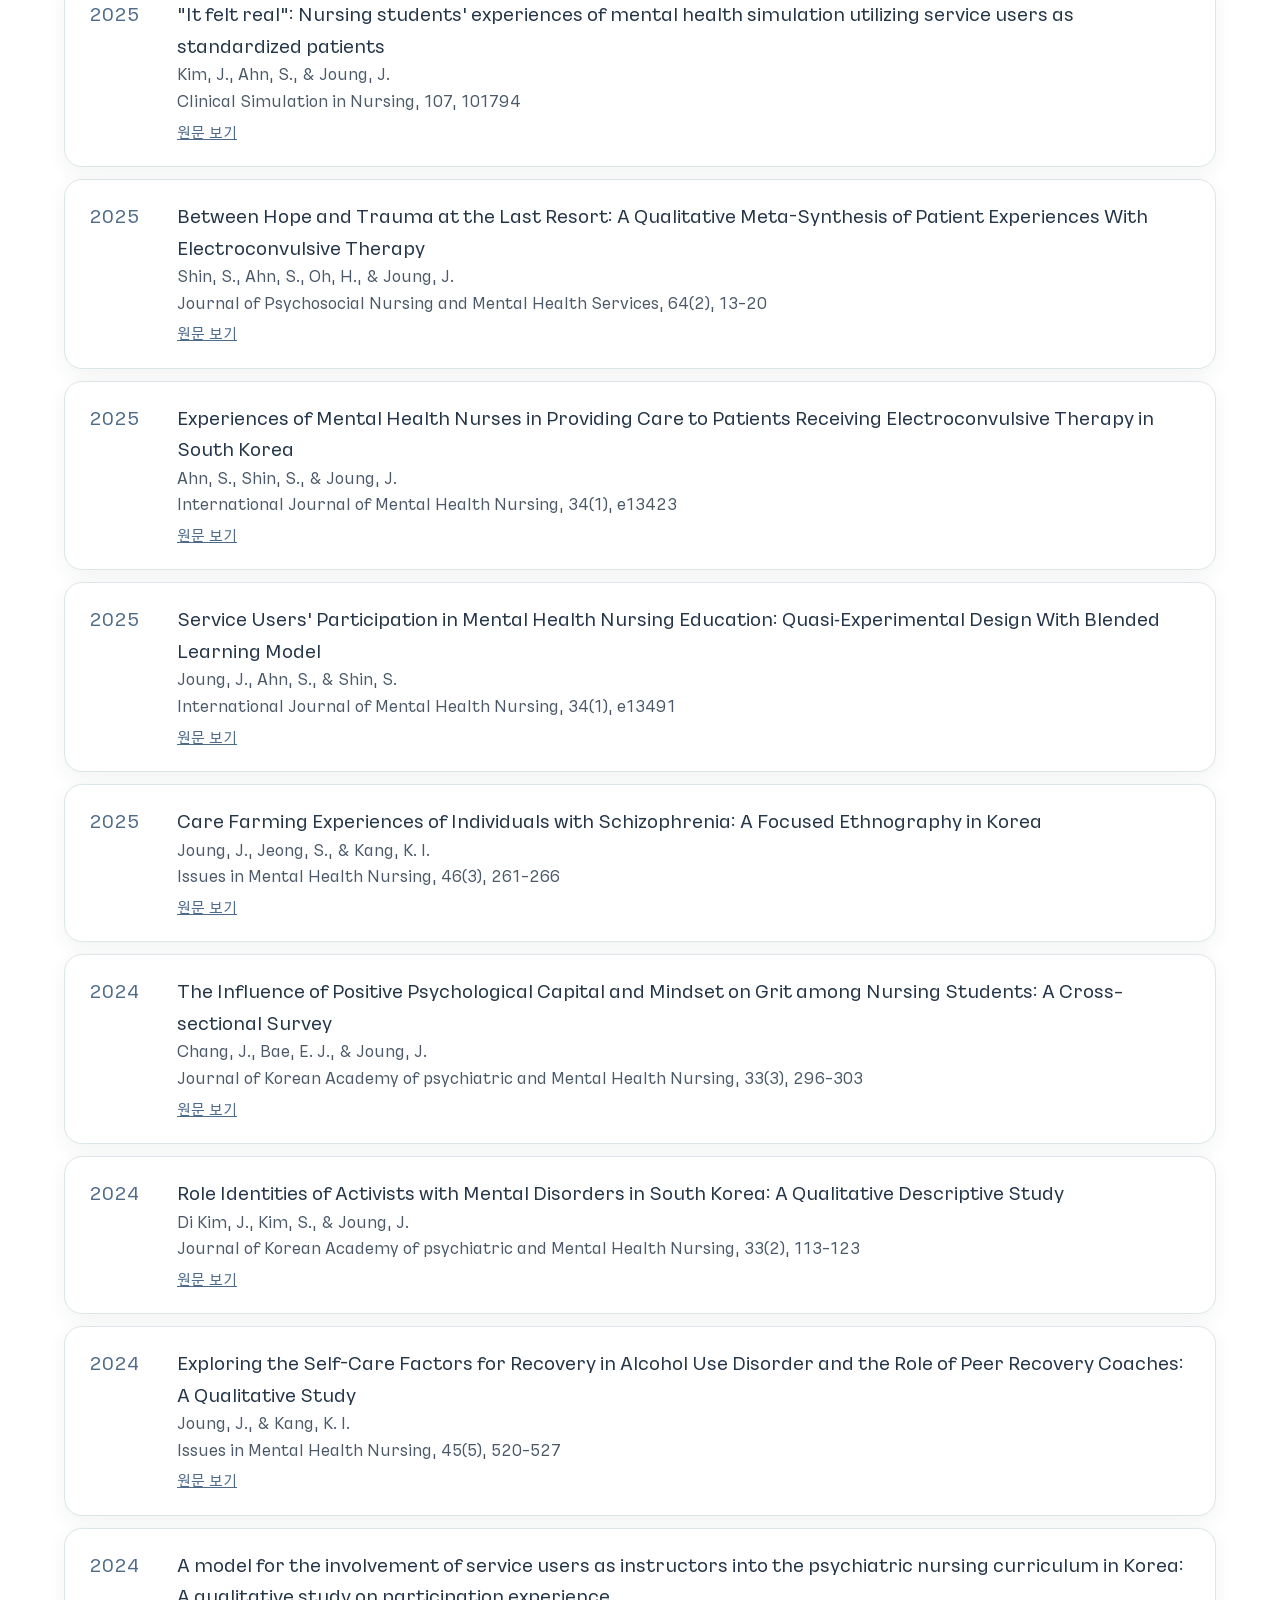
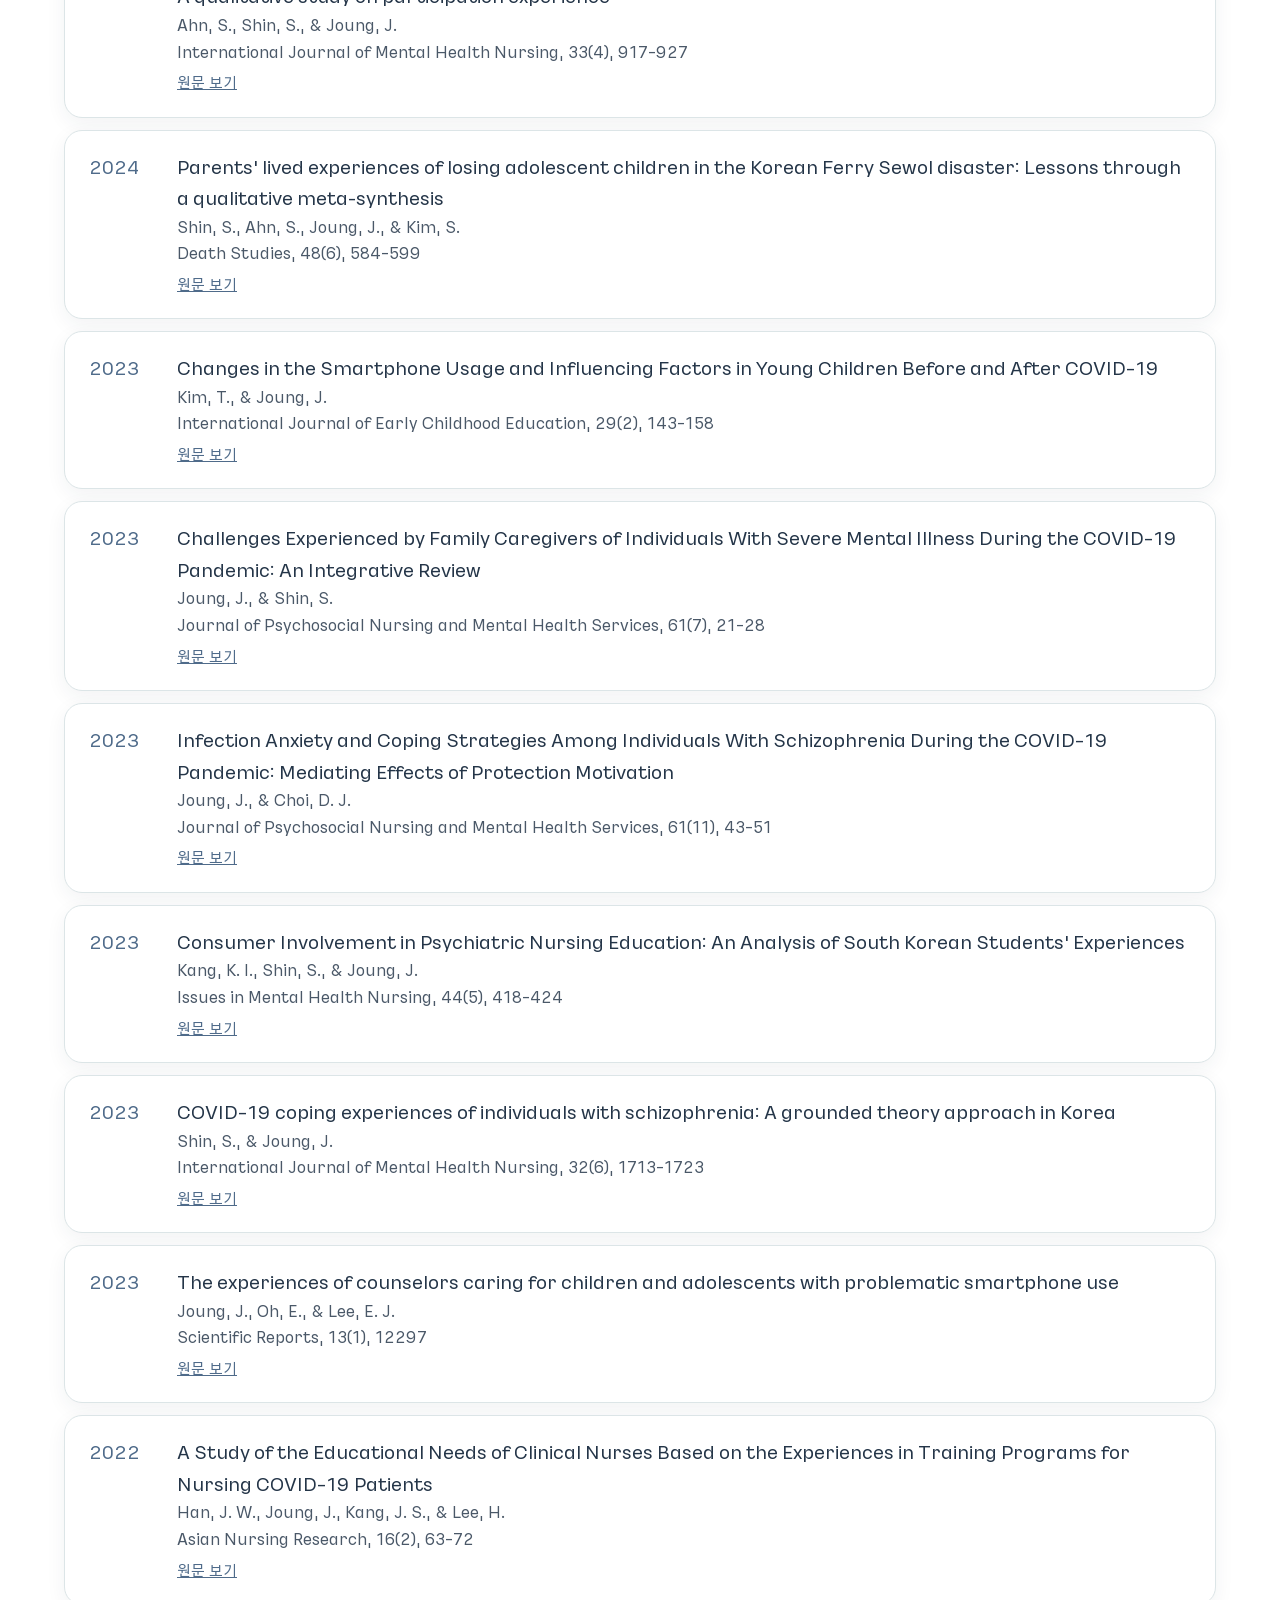
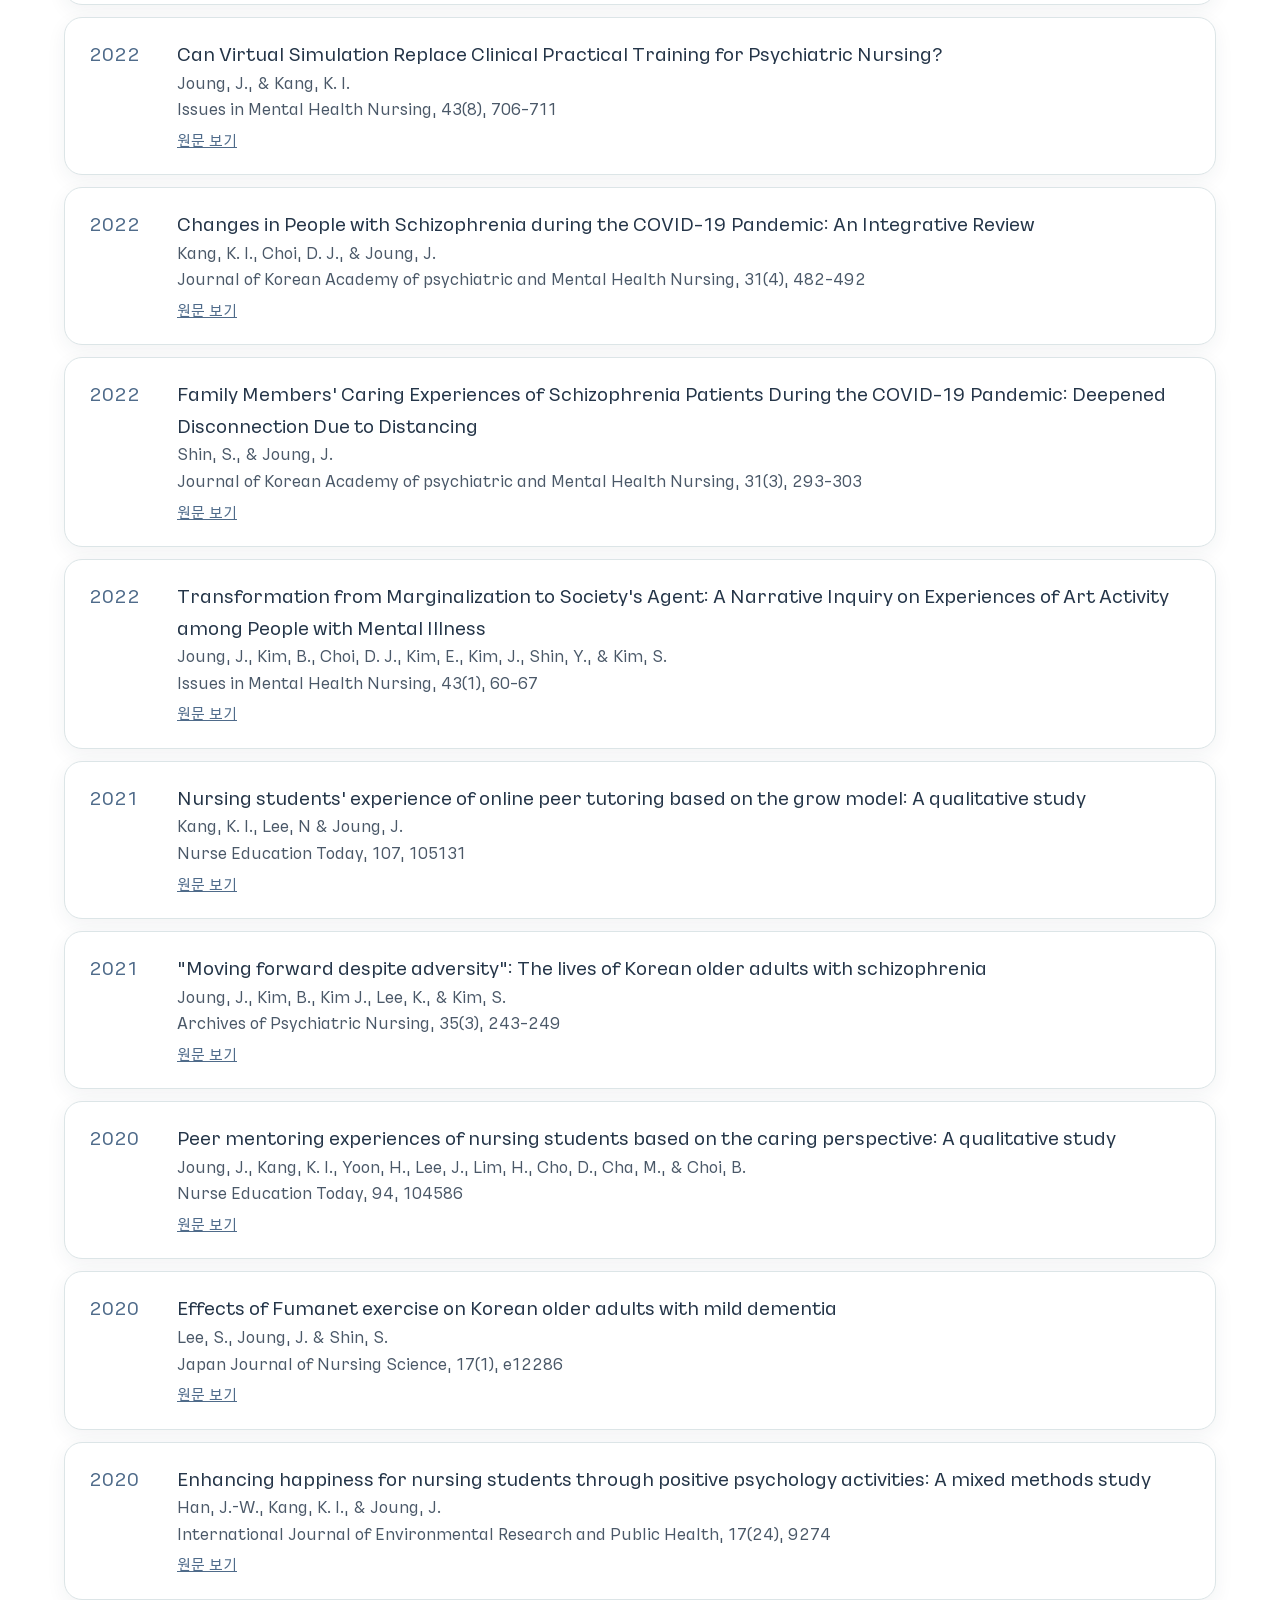
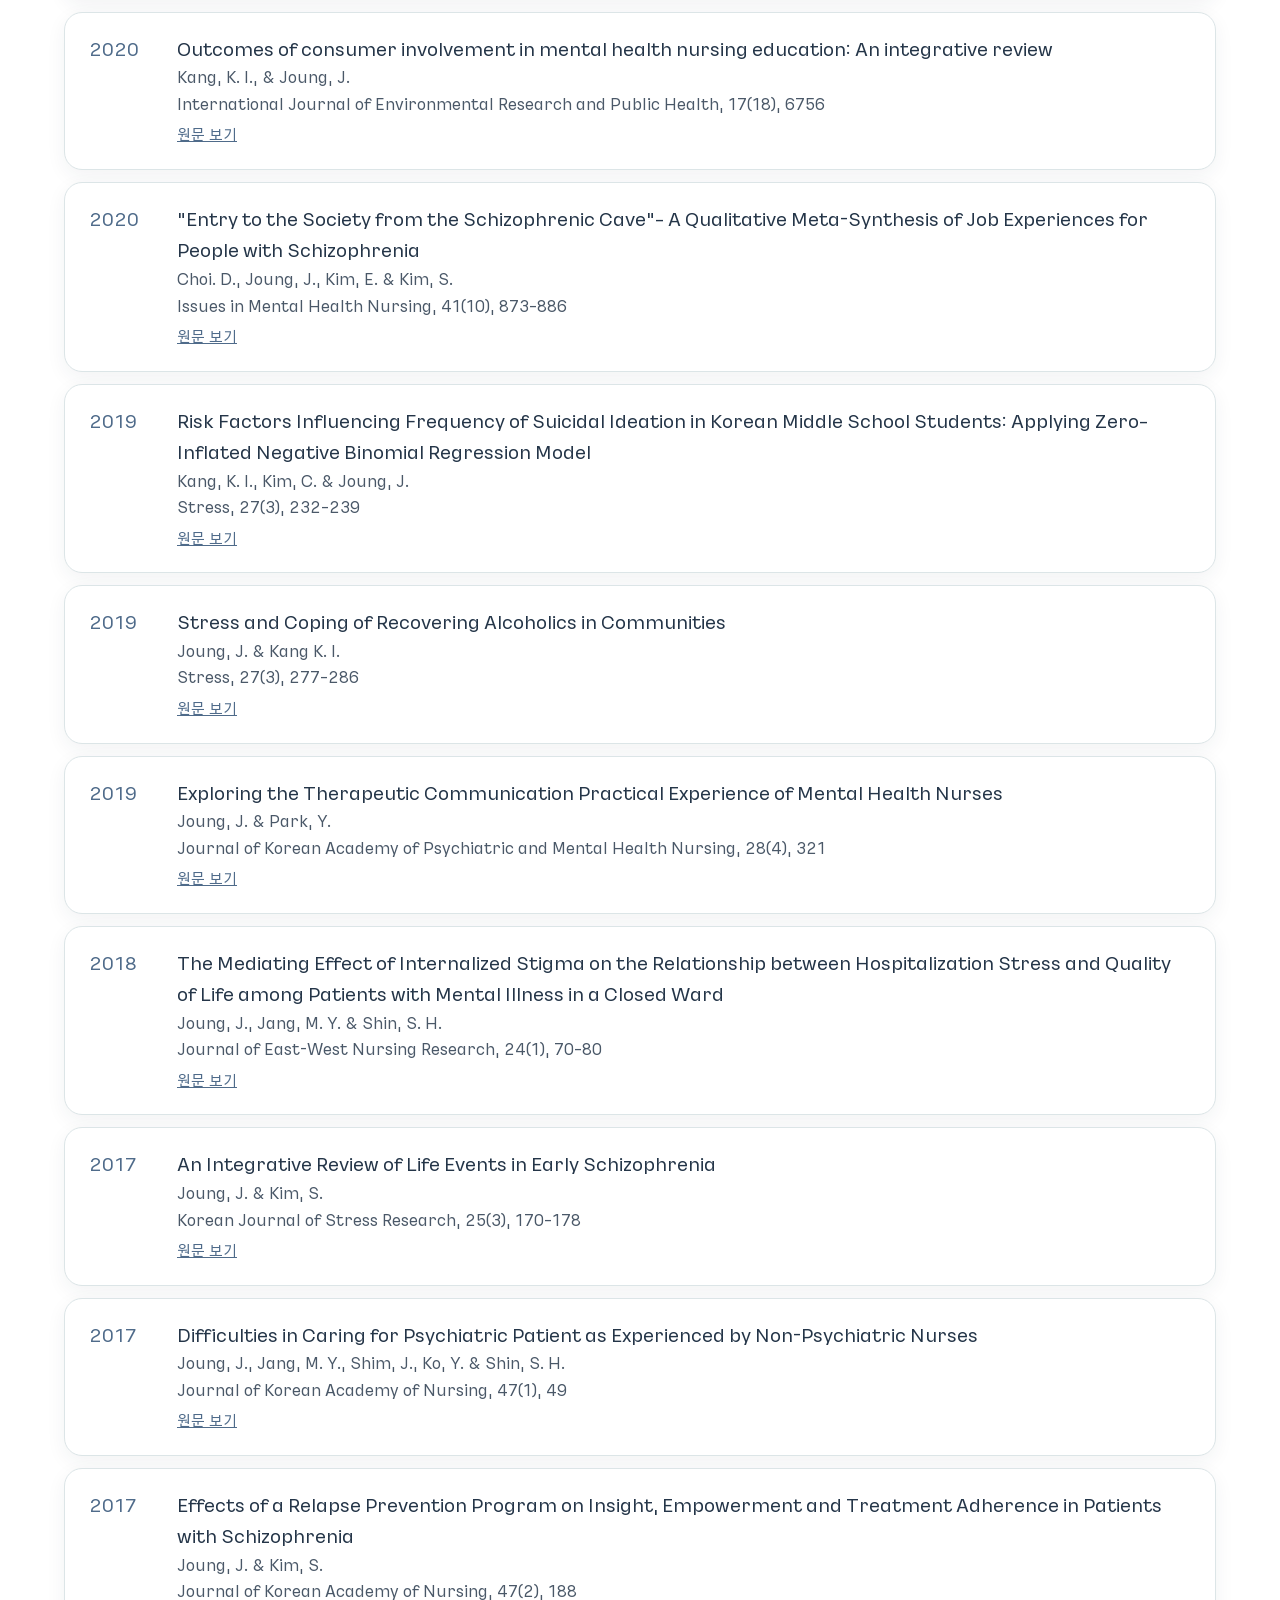
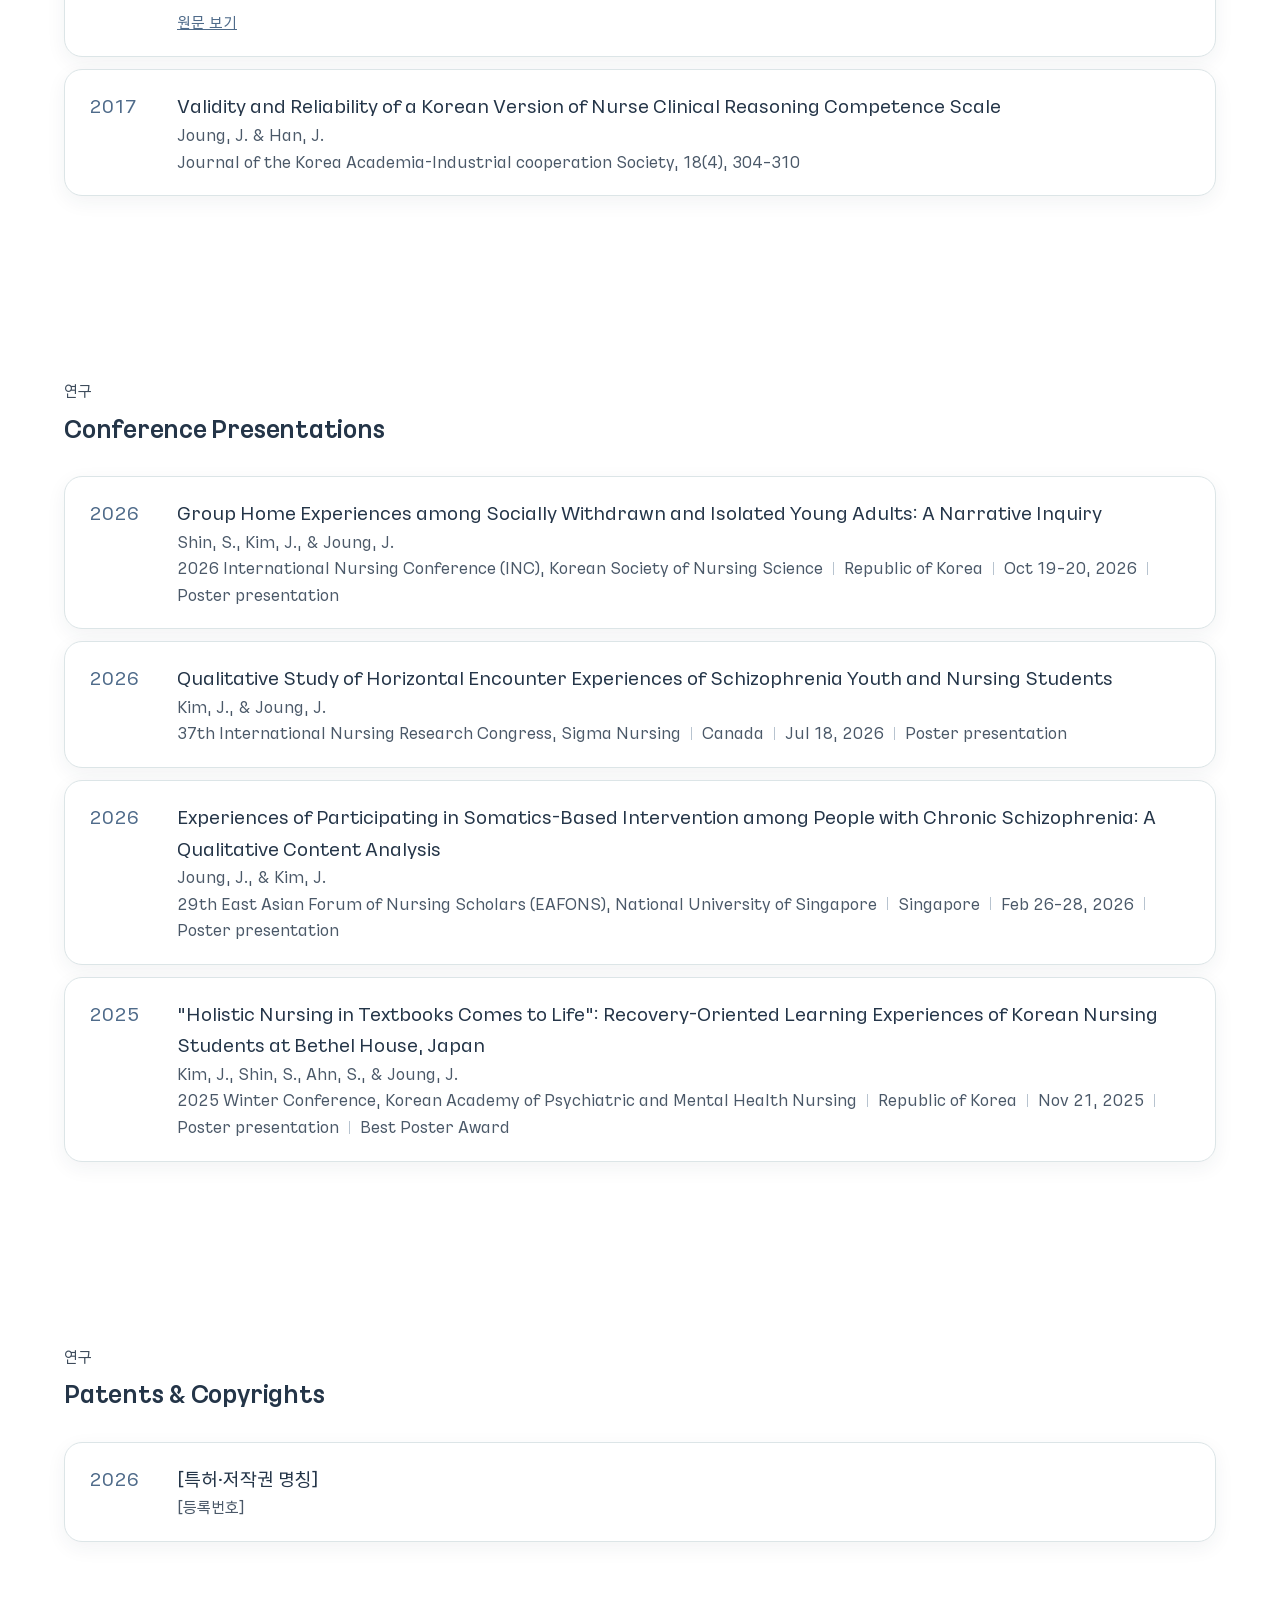
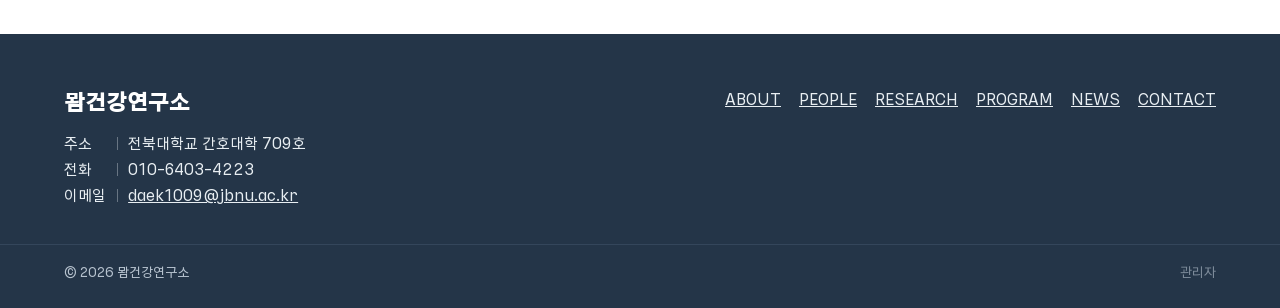
<file: outcomes.html>
<!doctype html>
<html lang="ko">
<head>
<meta charset="utf-8">
<title>연구 | 뫔건강연구소</title>
<meta http-equiv="refresh" content="0; url=research.html#papers">
<link rel="canonical" href="research.html">
</head>
<body>
<p><a href="research.html#papers">연구 페이지로 이동합니다</a></p>
<script>location.replace('research.html' + (location.hash || '#papers'));</script>
</body>
</html>
</file>
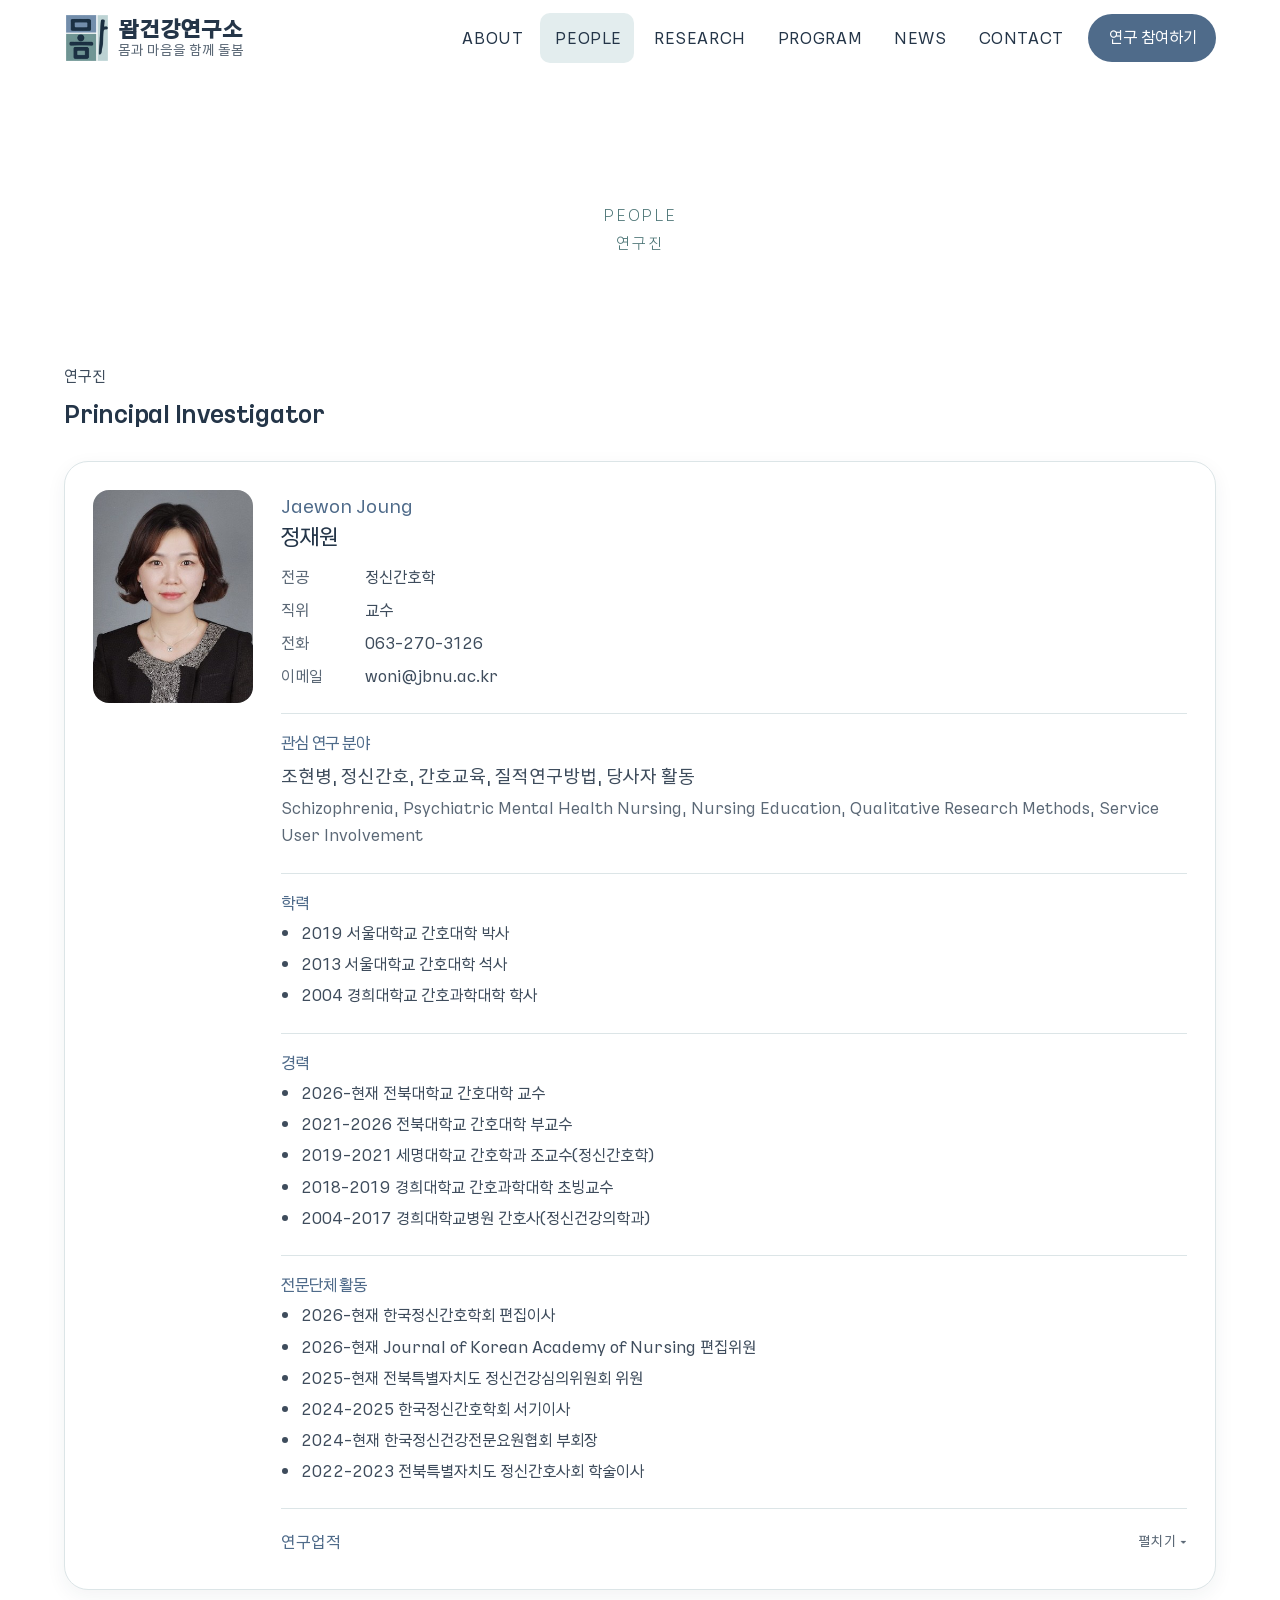
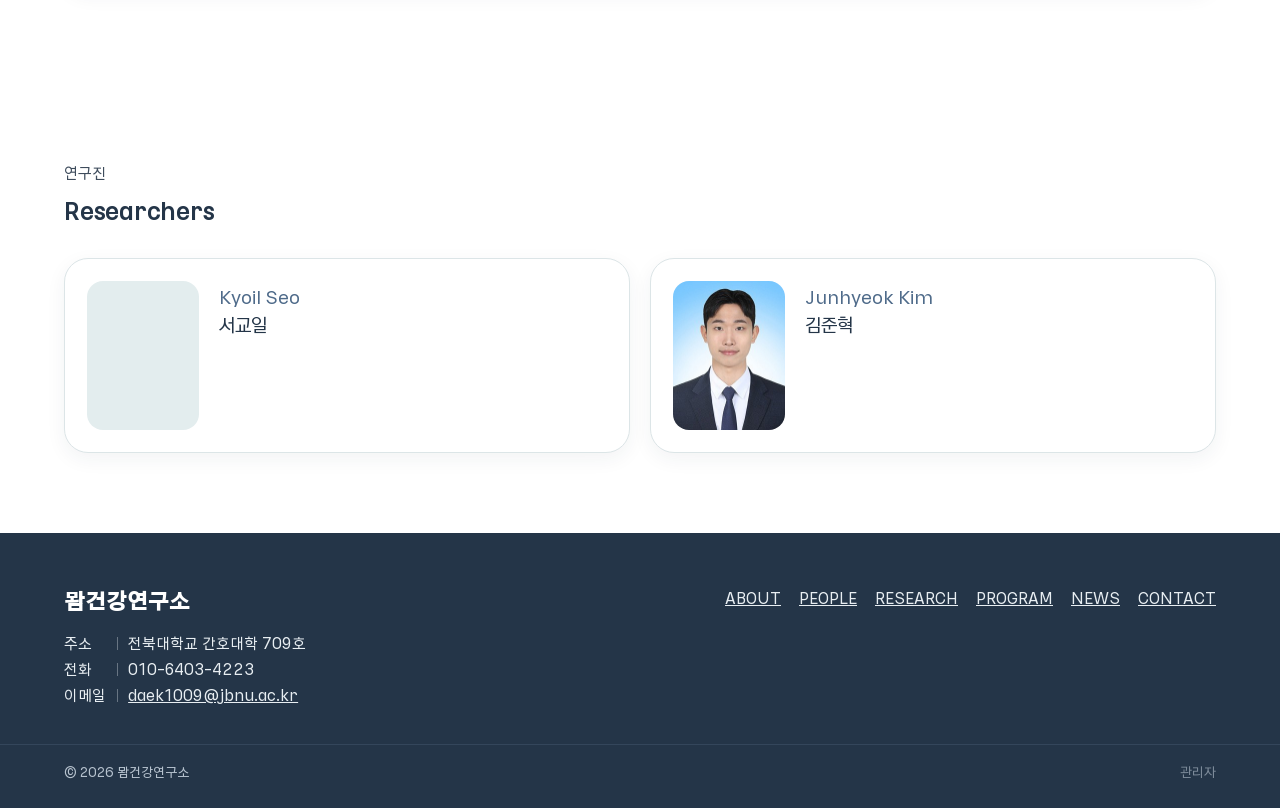
<file: people.html>
<!doctype html>
<html lang="ko">
<head>
<meta charset="utf-8">
<meta name="viewport" content="width=device-width, initial-scale=1">
<title>연구진 | 뫔건강연구소</title>
<meta name="description" content="뫔건강연구소 연구진 소개">
<link rel="icon" href="assets/images/favicon-v4.png">
<link rel="preload" href="assets/fonts/KakaoSmallSans-Regular.woff2" as="font" type="font/woff2" crossorigin>
<link rel="preconnect" href="https://fonts.googleapis.com">
<link rel="preconnect" href="https://fonts.gstatic.com" crossorigin>
<link rel="stylesheet" href="https://fonts.googleapis.com/css2?family=Gothic+A1:wght@900&display=swap&text=%EB%AB%94%EA%B1%B4%EA%B0%95%EC%97%B0%EA%B5%AC%EC%86%8C">
<link rel="stylesheet" href="assets/css/style.css">
</head>
<body data-page="people">
<div id="site-header"></div>
<main id="main">
<section class="page-hero only-eyebrow news-top"><div class="wrap">
<p class="eyebrow">PEOPLE</p>
<h1 class="ko-title">연구진</h1>
</div></section>

<section class="section" id="pi"><div class="wrap">
  <div class="section-head out-head"><p class="eyebrow">연구진</p><h2>Principal Investigator</h2></div>
  <div id="pi-list" style="display:grid;gap:20px"></div>
</div></section>
<section class="section white" id="members"><div class="wrap">
  <div class="section-head out-head"><p class="eyebrow">연구진</p><h2>Researchers</h2></div>
  <div id="member-list" class="grid two"></div>
</div></section>
</main>
<div id="site-footer"></div>
<script src="assets/data/site.js"></script>
<script src="assets/js/layout.js"></script>
<script src="assets/data/people.js"></script>
<script src="assets/js/render.js"></script>
<script>
Mwam.people('pi-list', '연구책임자');
Mwam.people('member-list', '연구원');
</script>
</body>
</html>
</file>
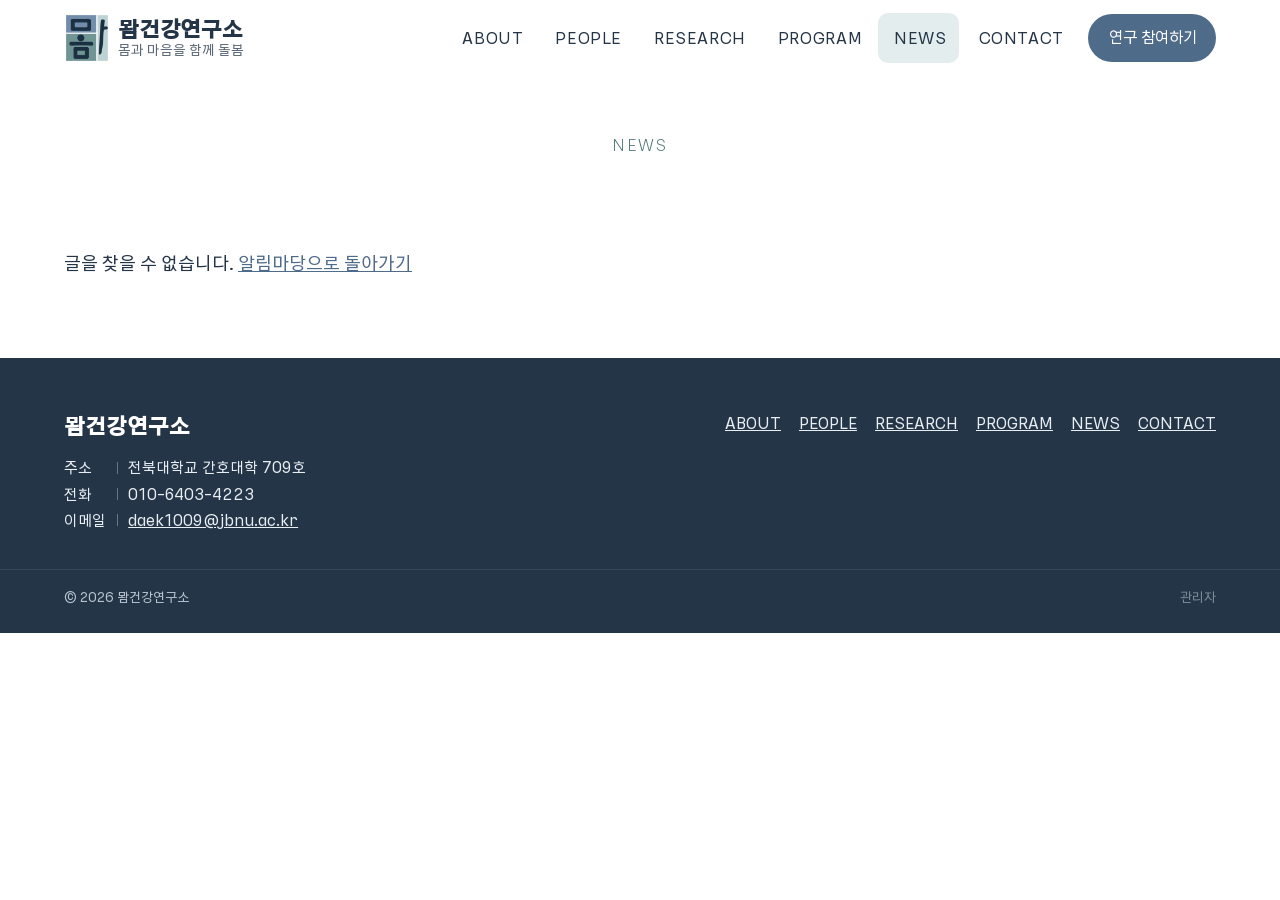
<file: post.html>
<!doctype html>
<html lang="ko">
<head>
<meta charset="utf-8">
<meta name="viewport" content="width=device-width, initial-scale=1">
<title>알림마당 | 뫔건강연구소</title>
<meta name="description" content="뫔건강연구소 알림마당">
<link rel="icon" href="assets/images/favicon-v4.png">
<link rel="preload" href="assets/fonts/KakaoSmallSans-Regular.woff2" as="font" type="font/woff2" crossorigin>
<link rel="preconnect" href="https://fonts.googleapis.com">
<link rel="preconnect" href="https://fonts.gstatic.com" crossorigin>
<link rel="stylesheet" href="https://fonts.googleapis.com/css2?family=Gothic+A1:wght@900&display=swap&text=%EB%AB%94%EA%B1%B4%EA%B0%95%EC%97%B0%EA%B5%AC%EC%86%8C">
<link rel="stylesheet" href="assets/css/style.css">
</head>
<body data-page="news">
<div id="site-header"></div>
<main id="main">
<section class="page-hero only-eyebrow"><div class="wrap">
<p class="eyebrow"><a href="news.html">NEWS</a></p>
</div></section>
<section class="section"><div class="wrap"><div id="post"></div></div></section>
</main>
<div id="site-footer"></div>
<script src="assets/data/site.js"></script>
<script src="assets/js/layout.js"></script>
<script src="assets/data/posts.js"></script>
<script src="assets/js/render.js"></script>
<script>
Mwam.postDetail('post');
</script>
</body>
</html>
</file>
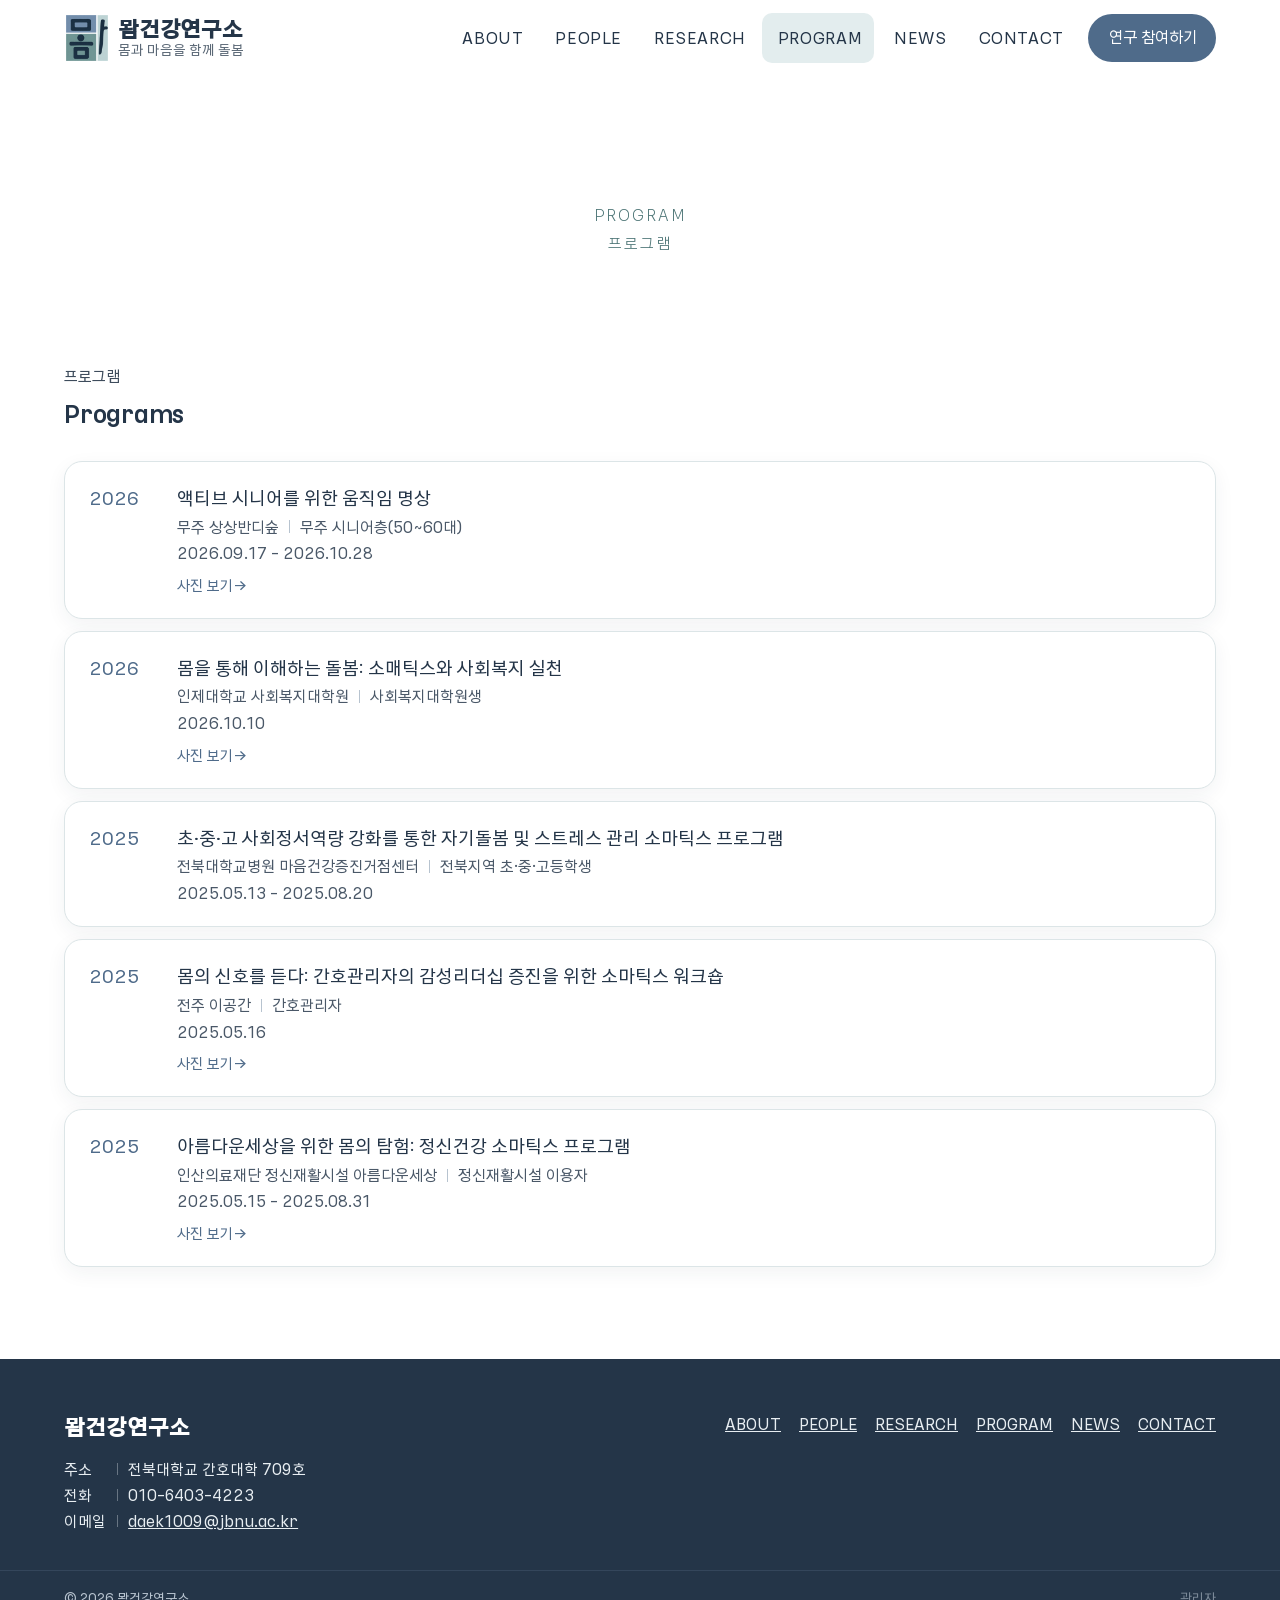
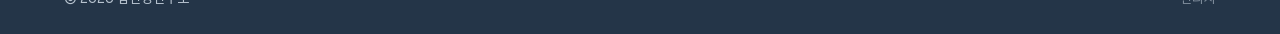
<file: program.html>
<!doctype html>
<html lang="ko">
<head>
<meta charset="utf-8">
<meta name="viewport" content="width=device-width, initial-scale=1">
<title>프로그램 | 뫔건강연구소</title>
<meta name="description" content="뫔건강연구소 움직임 명상 프로그램">
<link rel="icon" href="assets/images/favicon-v4.png">
<link rel="preload" href="assets/fonts/KakaoSmallSans-Regular.woff2" as="font" type="font/woff2" crossorigin>
<link rel="preconnect" href="https://fonts.googleapis.com">
<link rel="preconnect" href="https://fonts.gstatic.com" crossorigin>
<link rel="stylesheet" href="https://fonts.googleapis.com/css2?family=Gothic+A1:wght@900&display=swap&text=%EB%AB%94%EA%B1%B4%EA%B0%95%EC%97%B0%EA%B5%AC%EC%86%8C">
<link rel="stylesheet" href="assets/css/style.css">
</head>
<body data-page="program">
<div id="site-header"></div>
<main id="main">
<section class="page-hero only-eyebrow news-top"><div class="wrap">
<p class="eyebrow">PROGRAM</p>
<h1 class="ko-title">프로그램</h1>
</div></section>

<section class="section" id="program"><div class="wrap">
  <div class="section-head out-head"><p class="eyebrow">프로그램</p><h2>Programs</h2></div>
  <div id="program-list"></div>
</div></section>
</main>
<div id="site-footer"></div>
<script src="assets/data/site.js"></script>
<script src="assets/js/layout.js"></script>
<script src="assets/data/projects.js"></script>
<script src="assets/js/render.js"></script>
<script>
Mwam.projects('program-list', '프로그램');
</script>
</body>
</html>
</file>
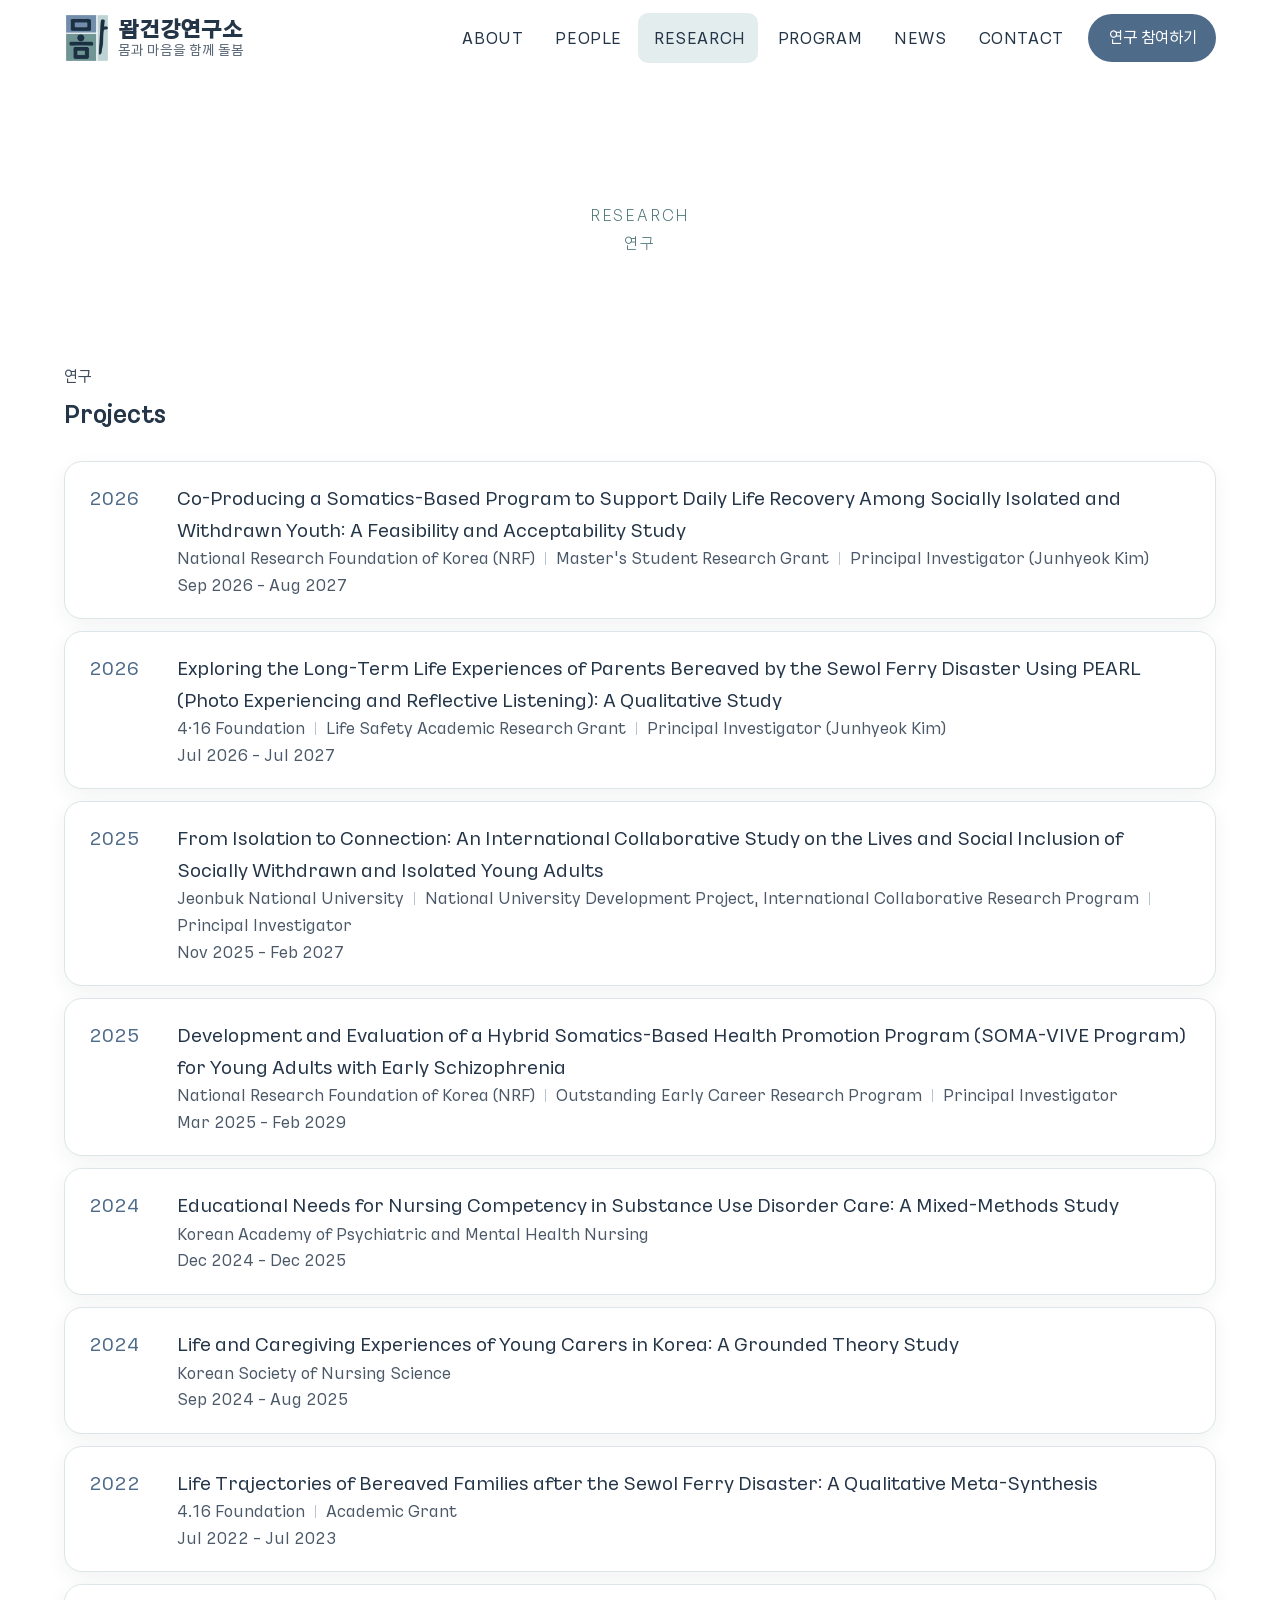
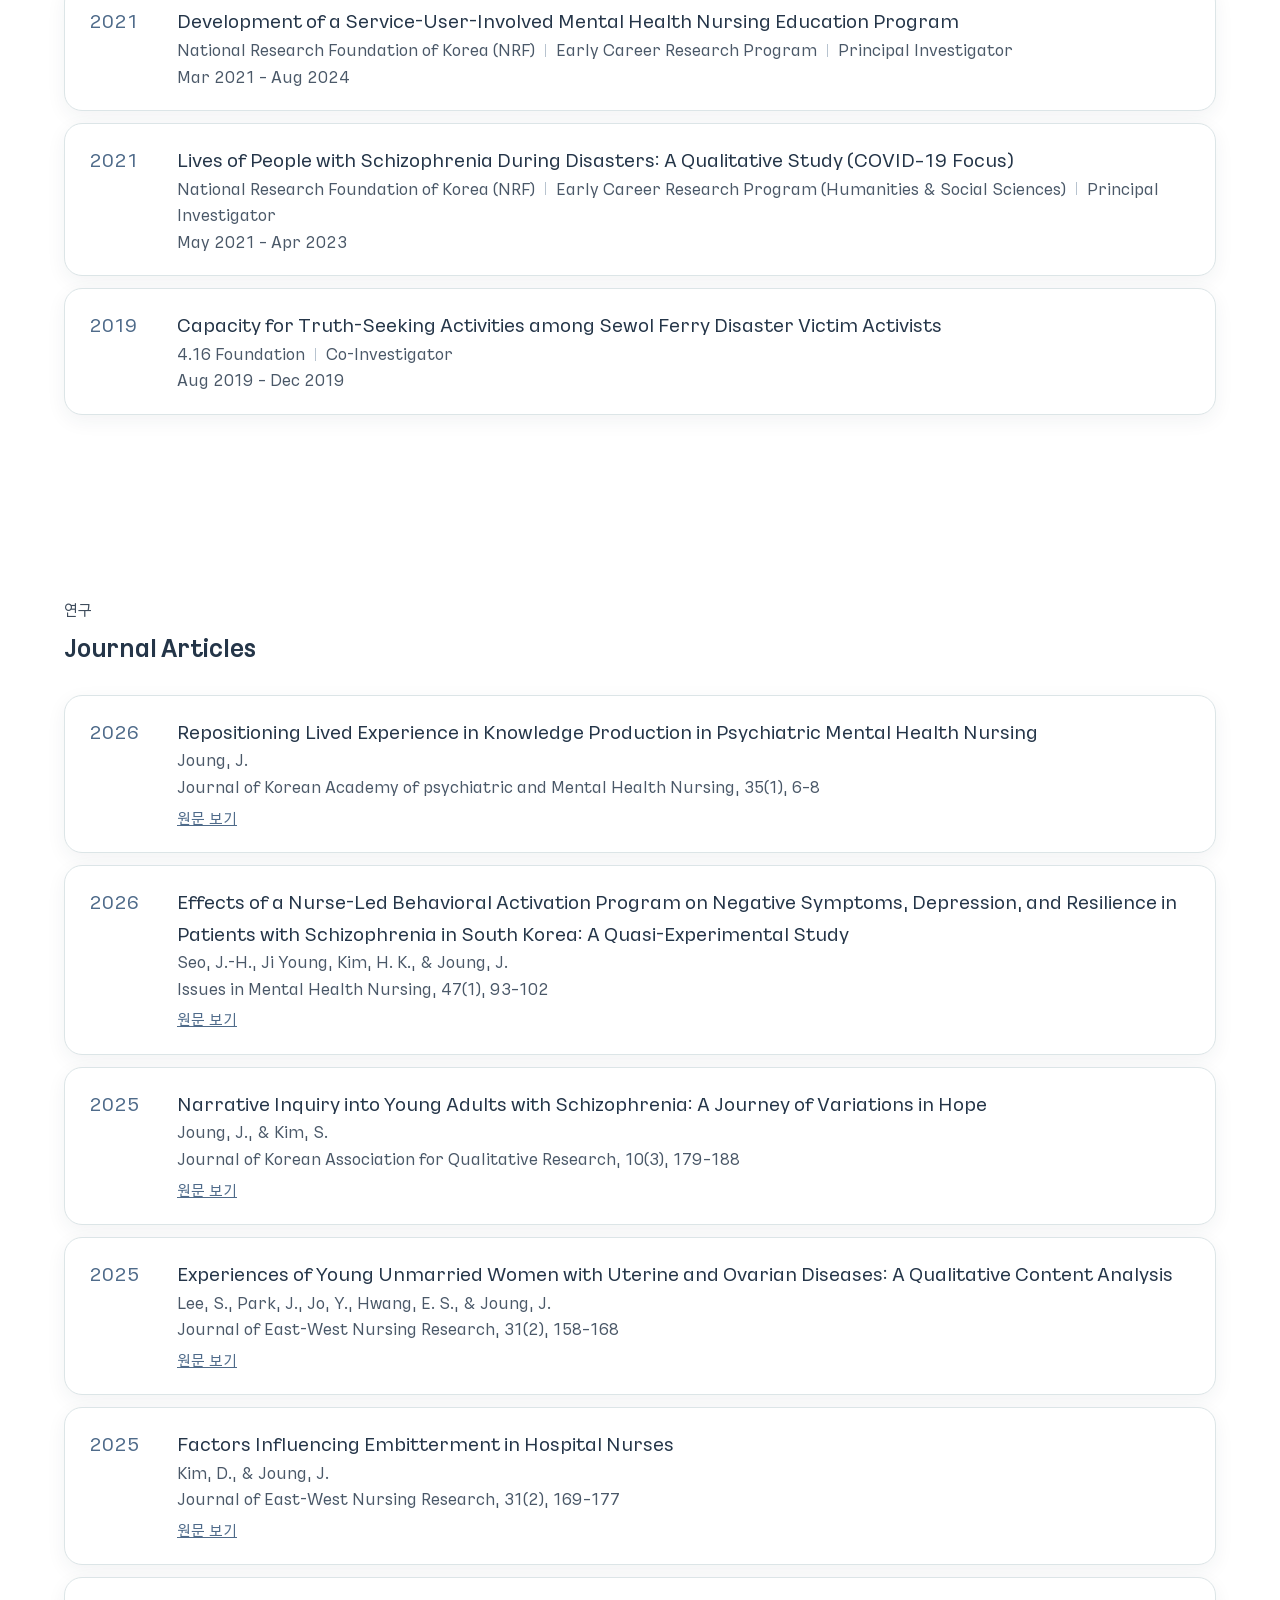
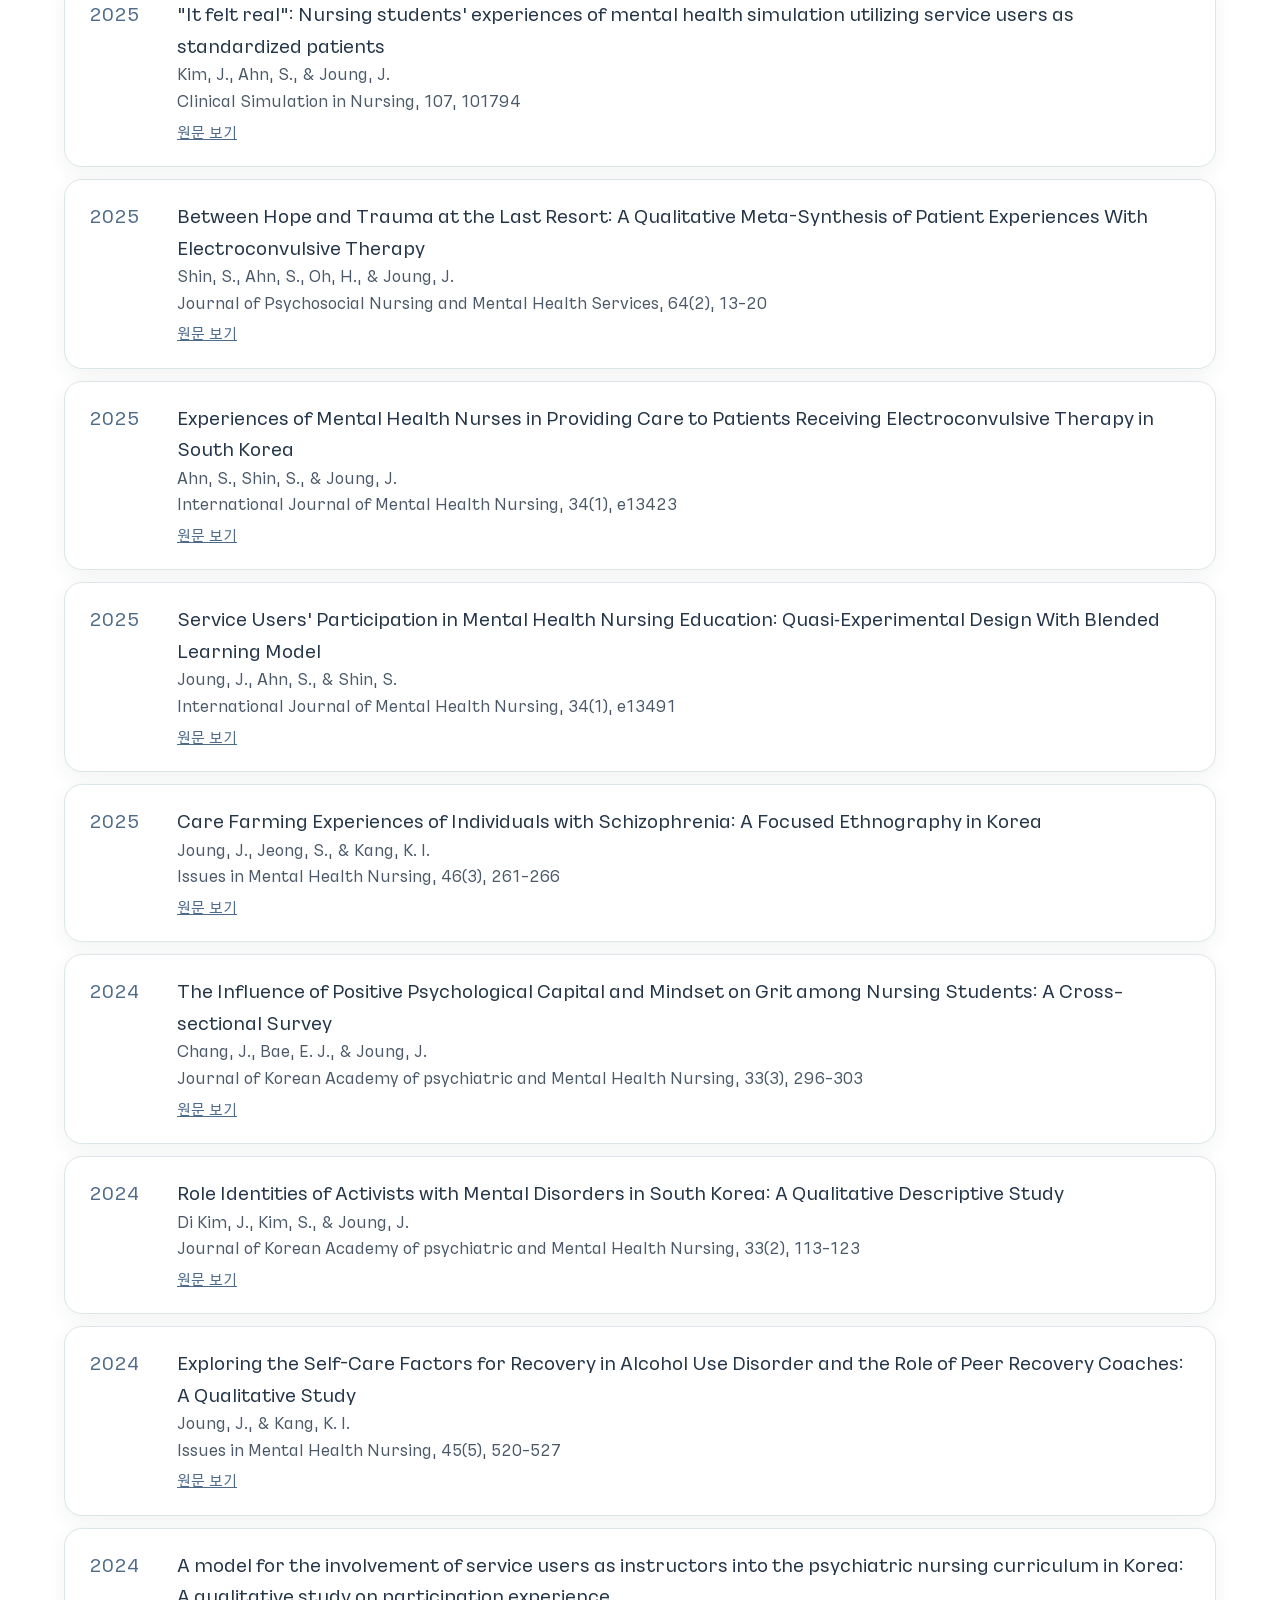
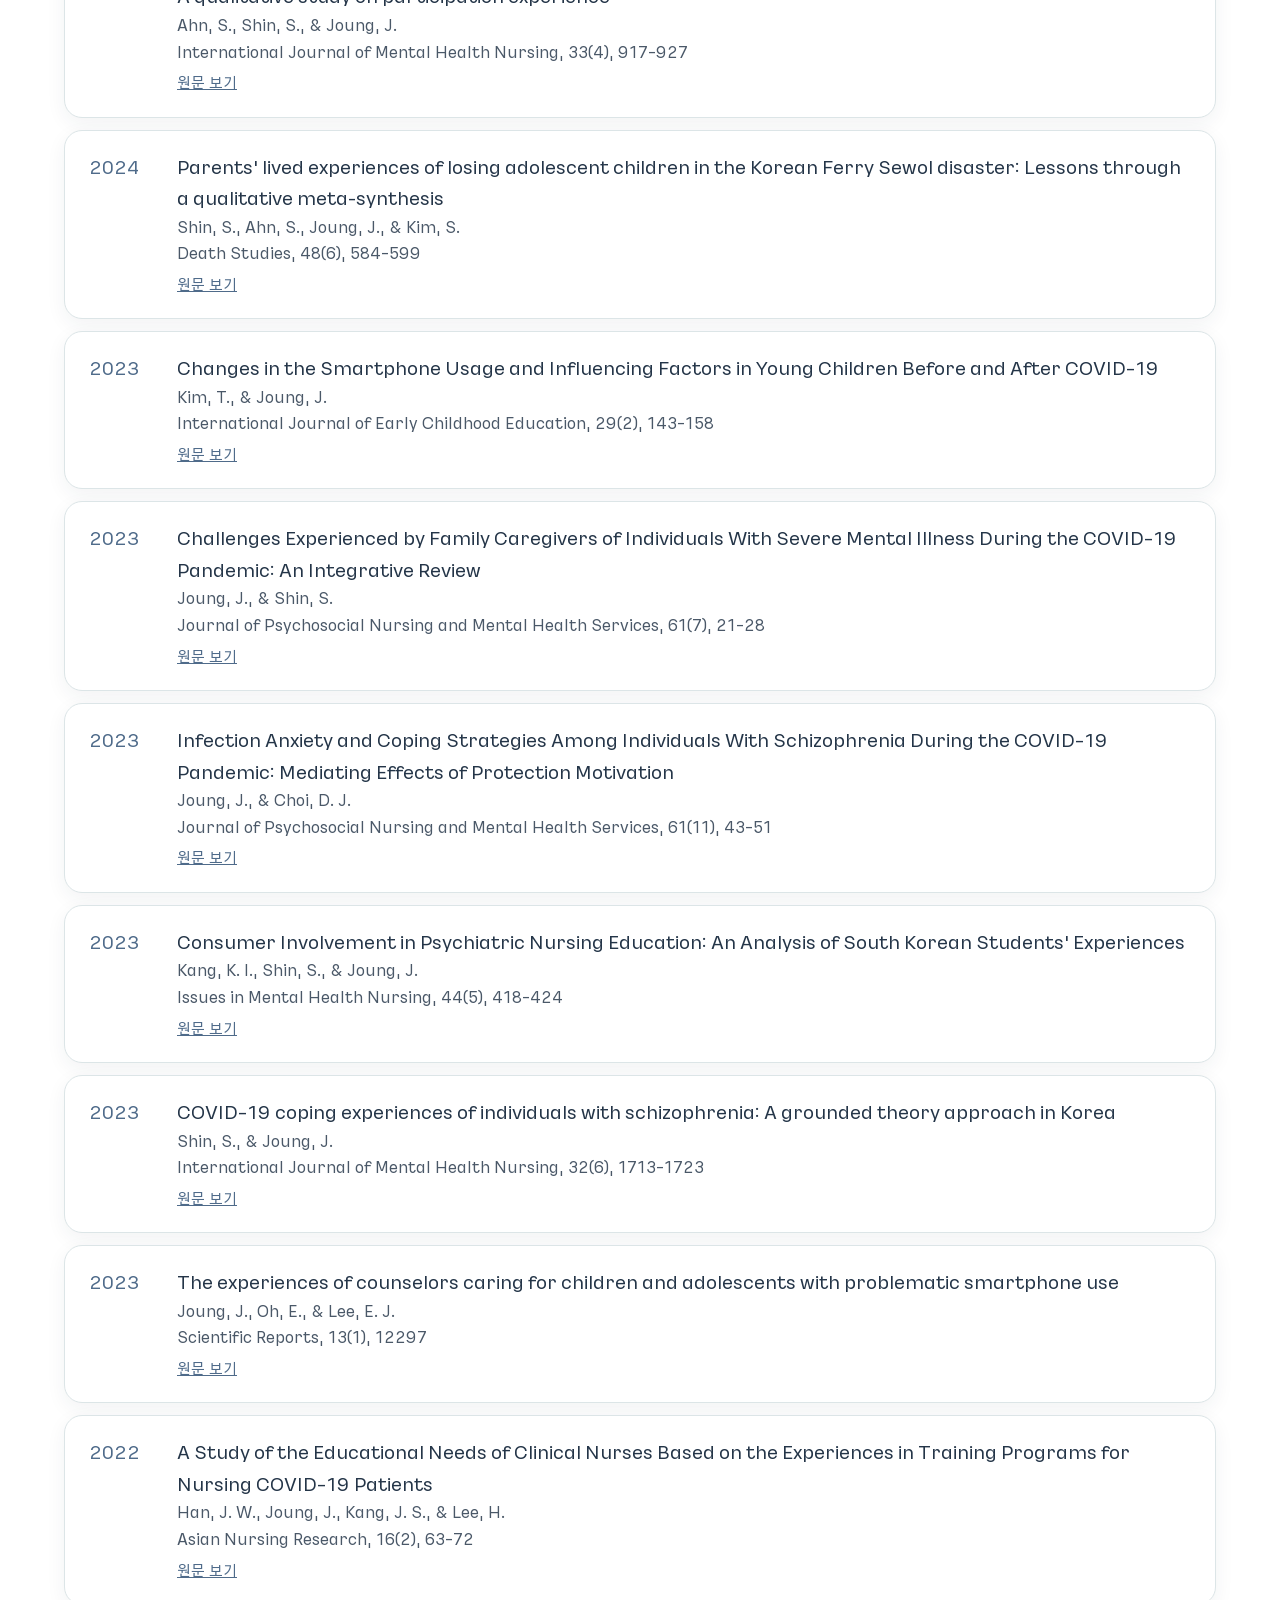
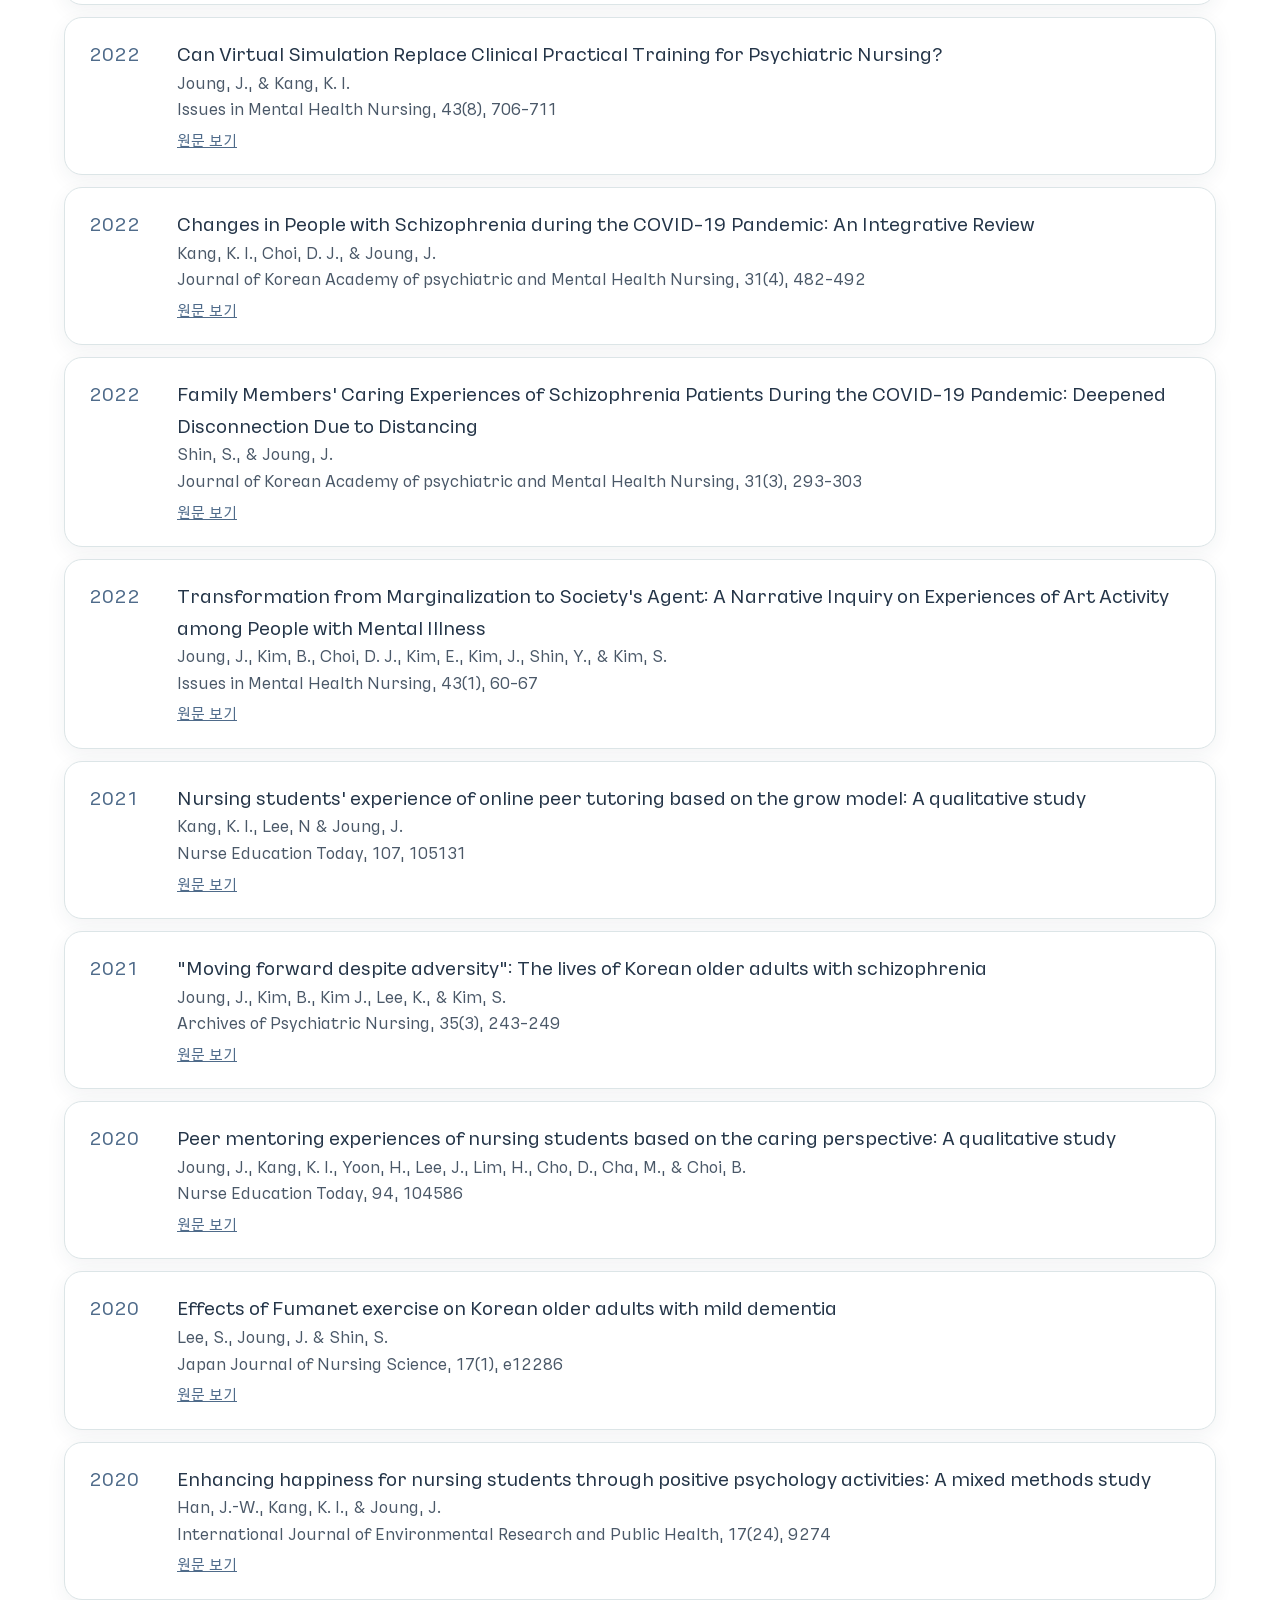
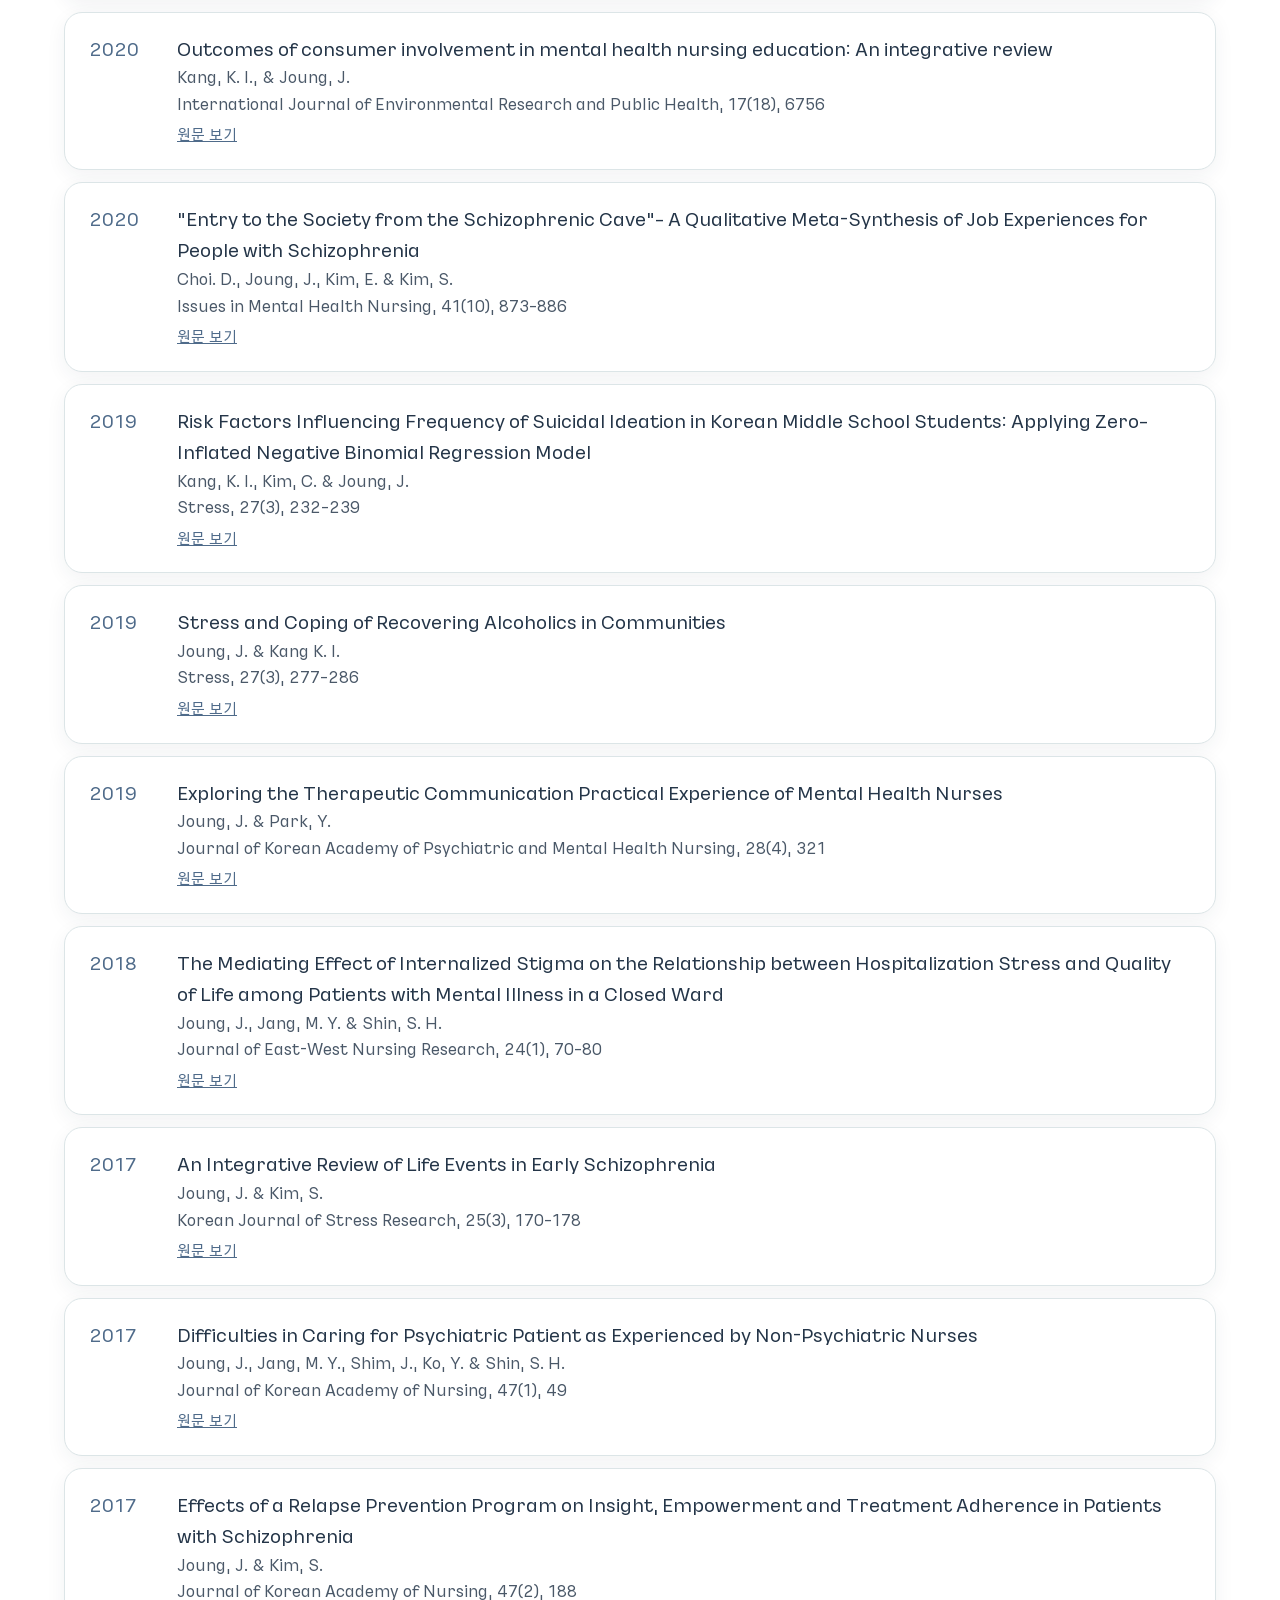
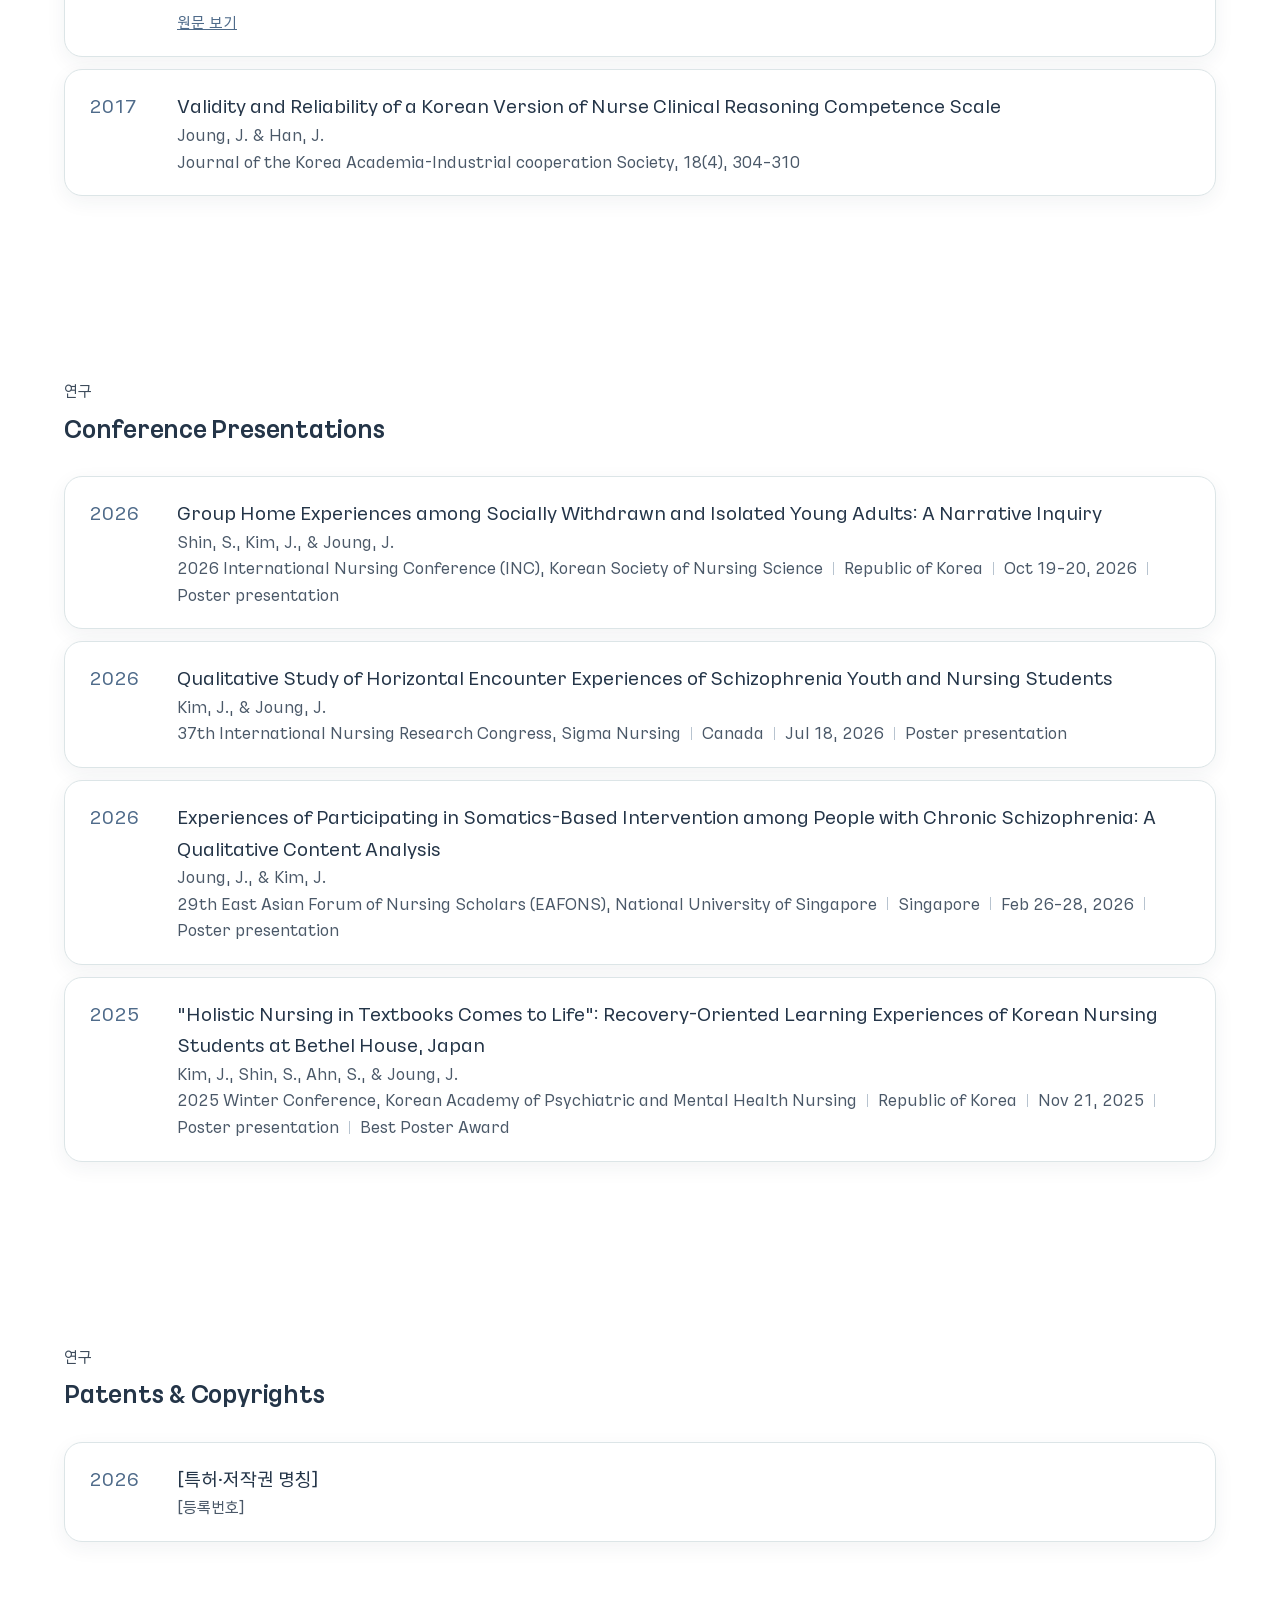
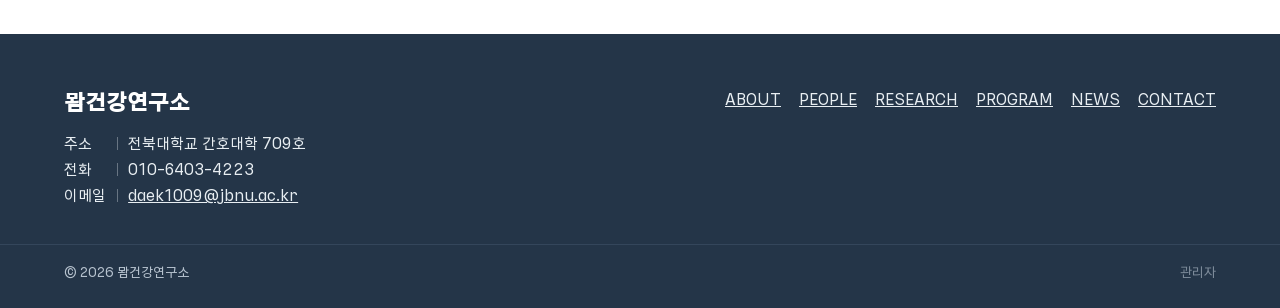
<file: research.html>
<!doctype html>
<html lang="ko">
<head>
<meta charset="utf-8">
<meta name="viewport" content="width=device-width, initial-scale=1">
<title>연구 | 뫔건강연구소</title>
<meta name="description" content="뫔건강연구소 연구과제, 논문, 학술발표, 특허·저작권">
<link rel="icon" href="assets/images/favicon-v4.png">
<link rel="preload" href="assets/fonts/KakaoSmallSans-Regular.woff2" as="font" type="font/woff2" crossorigin>
<link rel="preconnect" href="https://fonts.googleapis.com">
<link rel="preconnect" href="https://fonts.gstatic.com" crossorigin>
<link rel="stylesheet" href="https://fonts.googleapis.com/css2?family=Gothic+A1:wght@900&display=swap&text=%EB%AB%94%EA%B1%B4%EA%B0%95%EC%97%B0%EA%B5%AC%EC%86%8C">
<link rel="stylesheet" href="assets/css/style.css">
</head>
<body data-page="research">
<div id="site-header"></div>
<main id="main">
<section class="page-hero only-eyebrow news-top"><div class="wrap">
<p class="eyebrow">RESEARCH</p>
<h1 class="ko-title">연구</h1>
</div></section>

<section class="section" id="projects"><div class="wrap">
  <div class="section-head out-head"><p class="eyebrow">연구</p><h2>Projects</h2></div>
  <div id="project-list"></div>
</div></section>
<section class="section" id="papers"><div class="wrap">
  <div class="section-head out-head"><p class="eyebrow">연구</p><h2>Journal Articles</h2></div><div id="papers-list"></div>
</div></section>
<section class="section" id="presentations"><div class="wrap">
  <div class="section-head out-head"><p class="eyebrow">연구</p><h2>Conference Presentations</h2></div><div id="pres-list"></div>
</div></section>
<section class="section" id="ip"><div class="wrap">
  <div class="section-head out-head"><p class="eyebrow">연구</p><h2>Patents &amp; Copyrights</h2></div><div id="ip-list"></div>
</div></section>
</main>
<div id="site-footer"></div>
<script src="assets/data/site.js"></script>
<script src="assets/js/layout.js"></script>
<script src="assets/data/projects.js"></script>
<script src="assets/data/outcomes.js"></script>
<script src="assets/js/render.js"></script>
<script>
Mwam.projects('project-list', '연구과제');
Mwam.outcomes('papers-list', '논문');
Mwam.outcomes('pres-list', '학술발표');
Mwam.outcomes('ip-list', '특허');
// 다른 페이지에서 #papers 등으로 들어올 때 내용이 그려진 뒤 위치로 이동
if (location.hash) { var t = document.querySelector(location.hash); if (t) t.scrollIntoView(); }
</script>
</body>
</html>
</file>
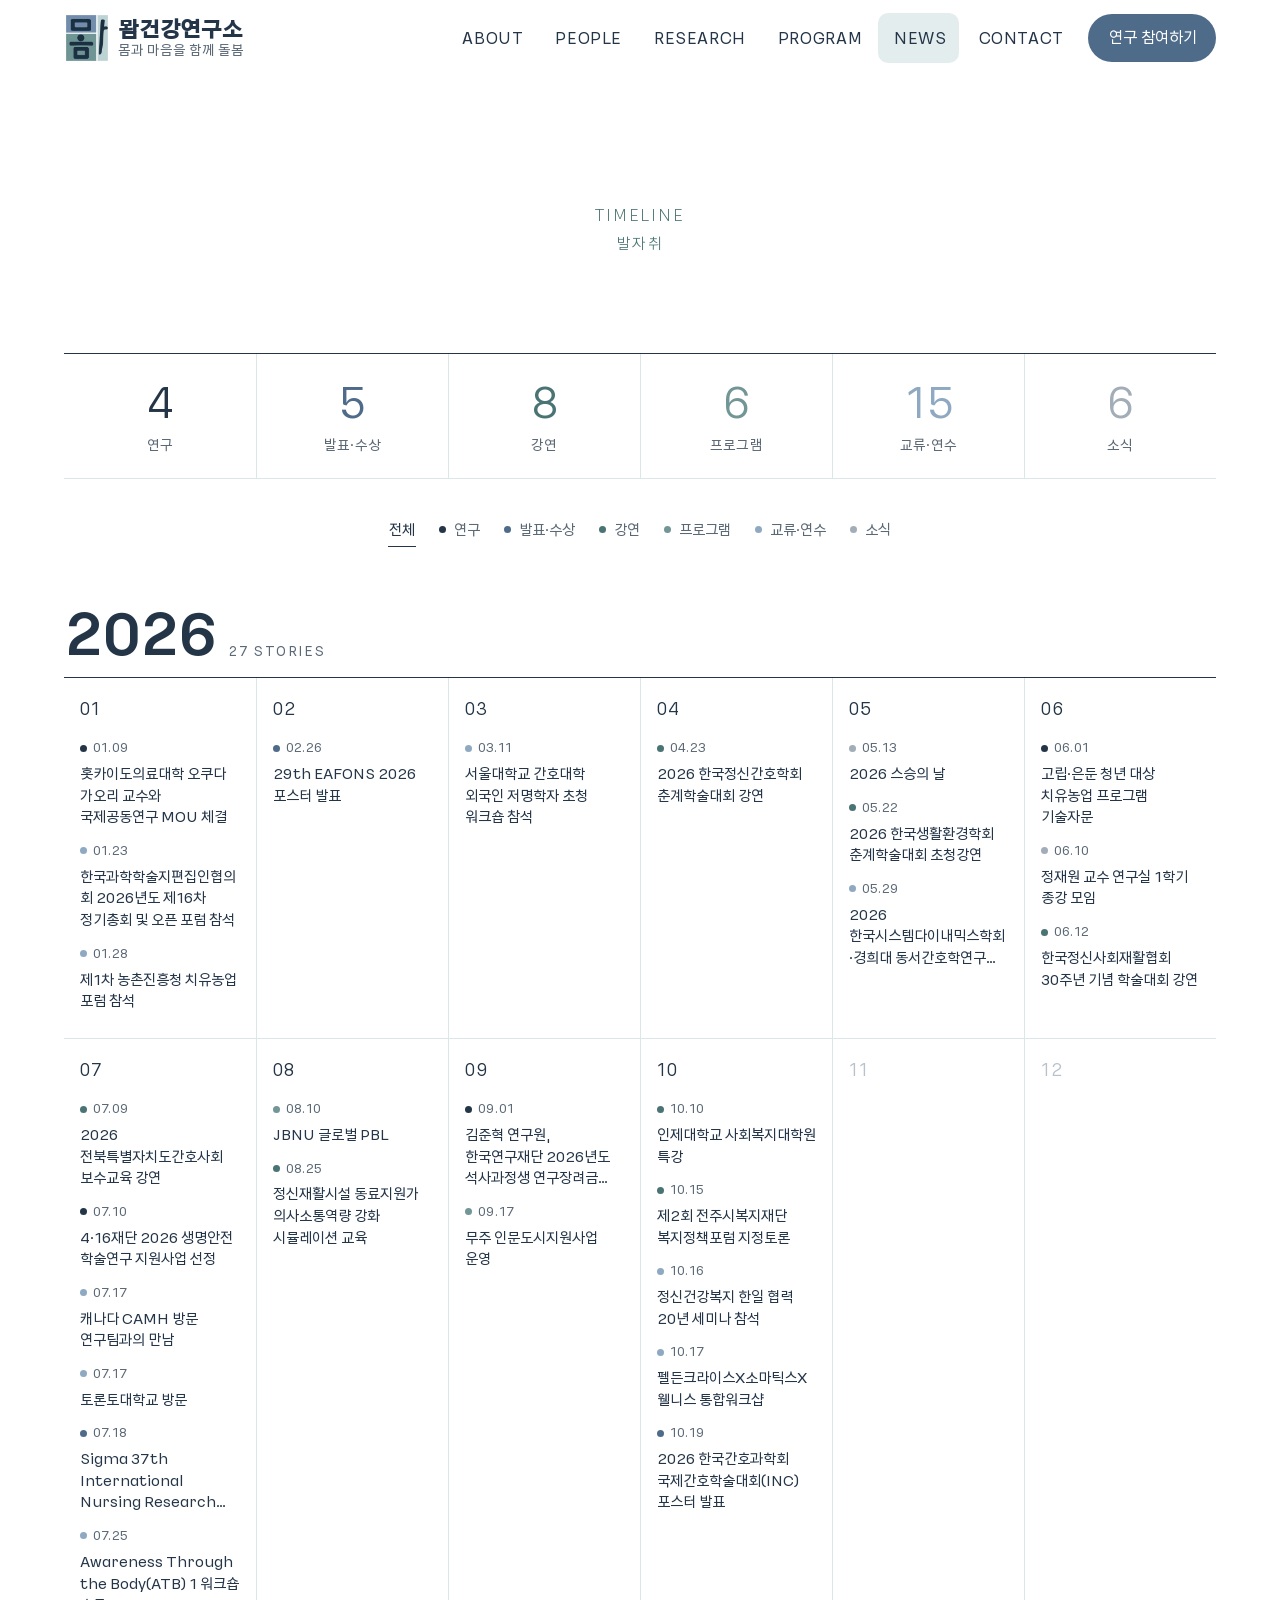
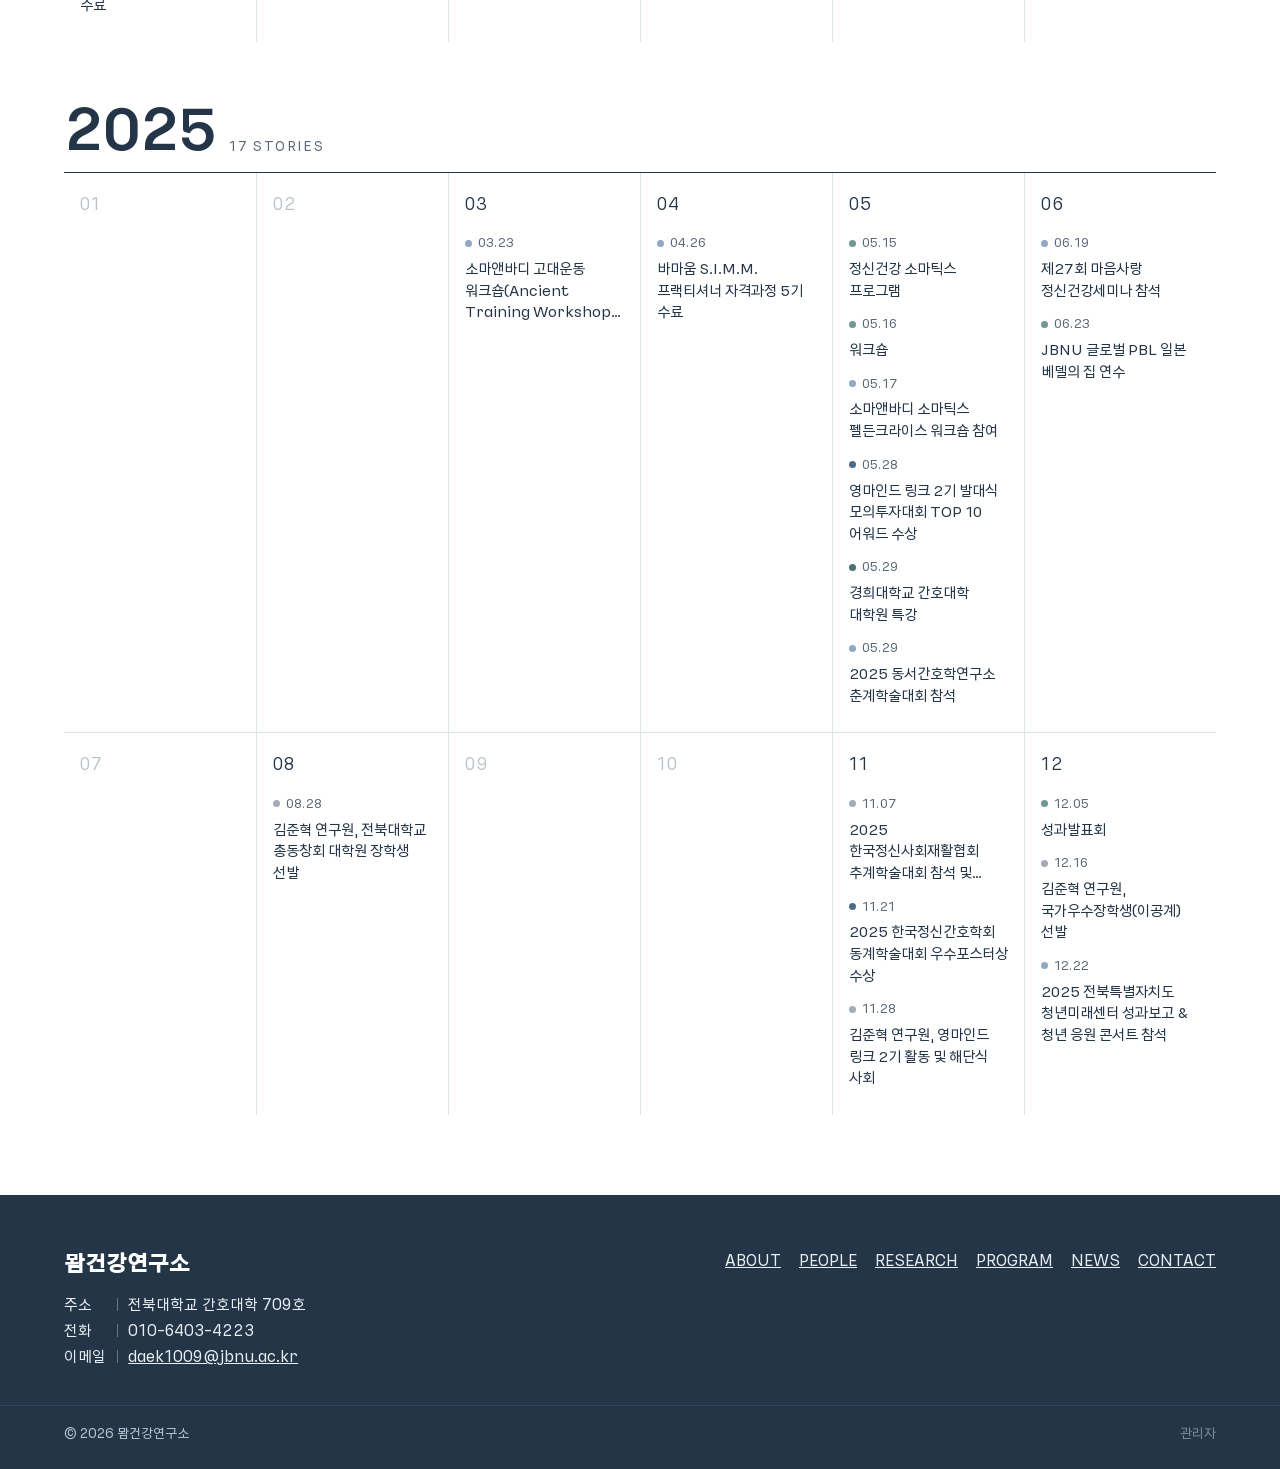
<file: story.html>
<!doctype html>
<html lang="ko">
<head>
<meta charset="utf-8">
<meta name="viewport" content="width=device-width, initial-scale=1">
<title>발자취 | 뫔건강연구소</title>
<meta name="description" content="뫔건강연구소가 걸어온 길을 한눈에">
<link rel="icon" href="assets/images/favicon-v4.png">
<link rel="preload" href="assets/fonts/KakaoSmallSans-Regular.woff2" as="font" type="font/woff2" crossorigin>
<link rel="preconnect" href="https://fonts.googleapis.com">
<link rel="preconnect" href="https://fonts.gstatic.com" crossorigin>
<link rel="stylesheet" href="https://fonts.googleapis.com/css2?family=Gothic+A1:wght@900&display=swap&text=%EB%AB%94%EA%B1%B4%EA%B0%95%EC%97%B0%EA%B5%AC%EC%86%8C">
<link rel="stylesheet" href="assets/css/style.css">
</head>
<body data-page="news">
<div id="site-header"></div>
<main id="main">
<section class="page-hero only-eyebrow news-top"><div class="wrap">
<p class="eyebrow">TIMELINE</p>
<h1 class="ko-title">발자취</h1>
</div></section>

<section class="section white story"><div class="wrap">
  <div class="story-stats" id="story-stats"></div>
  <div class="story-legend" id="story-legend" role="group" aria-label="분류별로 보기"></div>
  <div id="story-years"></div>
</div></section>
</main>
<div id="site-footer"></div>
<script src="assets/data/site.js"></script>
<script src="assets/js/layout.js"></script>
<script src="assets/data/posts.js"></script>
<script>
(function () {
  var CATS = ['연구', '발표·수상', '강연', '프로그램', '교류·연수', '소식'];
  var EN = { '연구': 'Research', '발표·수상': 'Presentation', '강연': 'Lecture', '프로그램': 'Program', '교류·연수': 'Learning', '소식': 'News' };
  var posts = (window.MWAM_POSTS || []).filter(function (p) { return p.date && CATS.indexOf(p.category) >= 0; });
  function esc(s) { return String(s).replace(/[&<>"]/g, function (c) { return { '&': '&amp;', '<': '&lt;', '>': '&gt;', '"': '&quot;' }[c]; }); }
  // 달력 칸에 맞게 제목을 짧게: 「」 안 부제와 굵게 표시를 뺀다
  function short(t) {
    var s = String(t).replace(/\*\*/g, '').replace(/「[^」]*」/g, '').replace(/\s{2,}/g, ' ').trim();
    return s || String(t).replace(/\*\*/g, '');
  }
  function slug(c) { return 'c' + CATS.indexOf(c); }

  // 숫자 요약
  var count = {};
  posts.forEach(function (p) { count[p.category] = (count[p.category] || 0) + 1; });
  document.getElementById('story-stats').innerHTML = CATS.map(function (c) {
    return '<div class="ss ' + slug(c) + '"><strong>' + (count[c] || 0) + '</strong><span>' + esc(c) + '</span></div>';
  }).join('');

  // 범례 = 분류별 강조 버튼
  var legend = document.getElementById('story-legend');
  legend.innerHTML = '<button type="button" class="on" data-c="">전체</button>' + CATS.map(function (c) {
    return '<button type="button" data-c="' + slug(c) + '"><i class="dot ' + slug(c) + '"></i>' + esc(c) + '</button>';
  }).join('');
  legend.addEventListener('click', function (e) {
    var b = e.target.closest('button'); if (!b) return;
    legend.querySelectorAll('button').forEach(function (x) { x.classList.toggle('on', x === b); });
    document.getElementById('story-years').setAttribute('data-focus', b.getAttribute('data-c'));
  });

  // 연도 → 월 → 글
  var byYear = {};
  posts.forEach(function (p) {
    var y = p.date.slice(0, 4), m = +p.date.slice(5, 7);
    (byYear[y] = byYear[y] || {})[m] = (byYear[y][m] || []).concat([p]);
  });
  var years = Object.keys(byYear).sort().reverse();
  document.getElementById('story-years').innerHTML = years.map(function (y) {
    var total = 0;
    var months = '';
    for (var m = 1; m <= 12; m++) {
      var list = (byYear[y][m] || []).sort(function (a, b) { return a.date < b.date ? -1 : 1; });
      total += list.length;
      months += '<div class="sm' + (list.length ? '' : ' empty') + '"><div class="sm-h">' + (m < 10 ? '0' : '') + m + '</div><ul>' +
        list.map(function (p) {
          return '<li class="' + slug(p.category) + '"><a href="post.html?id=' + encodeURIComponent(p.id) + '" title="' + esc(p.title.replace(/\*\*/g, '')) + '">' +
            '<span class="sd"><i class="dot ' + slug(p.category) + '"></i>' + p.date.slice(5).replace('-', '.') + '</span>' +
            '<span class="st">' + esc(short(p.title)) + '</span>' +
            '<span class="sc">' + EN[p.category] + '</span></a></li>';
        }).join('') + '</ul></div>';
    }
    return '<section class="sy"><header class="sy-h"><h2>' + y + '</h2><span>' + total + ' stories</span></header><div class="sy-grid">' + months + '</div></section>';
  }).join('');
})();
</script>
</body>
</html>
</file>
<file: assets/css/style.css>
/* 뫔 건강연구소 — 공통 스타일
   색은 로고에서 가져옴: 남색 / 회청 / 청록 / 하늘 / 크림 */

@font-face {
  font-family: 'Hakgyoansim Allimjang';
  src: url('../fonts/HakgyoansimAllimjang-R.woff2') format('woff2');
  font-weight: 100 499;
  font-display: swap;
}
@font-face {
  font-family: 'Hakgyoansim Allimjang';
  src: url('../fonts/HakgyoansimAllimjang-B.woff2') format('woff2');
  font-weight: 500 900;
  font-display: swap;
}

@font-face {
  font-family: 'Kakao Small Sans';
  src: url('../fonts/KakaoSmallSans-Light.woff2') format('woff2');
  font-weight: 100 349;
  font-display: swap;
}
@font-face {
  font-family: 'Kakao Small Sans';
  src: url('../fonts/KakaoSmallSans-Regular.woff2') format('woff2');
  font-weight: 350 900;
  font-display: swap;
}
@font-face {
  font-family: 'Kakao Big Sans';
  src: url('../fonts/KakaoBigSans-Regular.woff2') format('woff2');
  font-weight: 100 899;
  font-display: swap;
}
@font-face {  /* 카드의 큰 번호 장식에만 씀 */
  font-family: 'Kakao Big Sans';
  src: url('../fonts/KakaoBigSans-ExtraBold.woff2') format('woff2');
  font-weight: 900;
  font-display: swap;
}

:root {
  --navy: #243548;
  --navy-2: #34465B;
  --blue: #4F6B8A;        /* 버튼·링크 (흰 글자 대비 5.5:1) */
  --blue-dark: #34506E;
  --blue-logo: #728DAA;
  --teal: #4A7374;
  --teal-dark: #335859;
  --teal-logo: #729596;
  --sky: #E3EDEE;
  --sky-logo: #BED3D5;
  --teal-tint: #DCEAE7;
  --cream: #E3EDEE;   /* 바탕: 하늘색 (예전 크림색 대신) */
  --white: #FFFFFF;
  --text: #243548;
  --text-2: #3E4C5C;
  --text-3: #4A5868;
  --muted: #5B6876;
  --line: #DCE5E7;
  --shadow: 0 10px 30px rgba(36, 53, 72, 0.10);
  --radius: 24px;
  --font: 'Kakao Small Sans', 'Apple SD Gothic Neo', 'Malgun Gothic', sans-serif;
  --font-head: 'Kakao Big Sans', 'Kakao Small Sans', 'Malgun Gothic', sans-serif;  /* 제목용 */
  --font-brand: 'Gothic A1', 'Hakgyoansim Allimjang', sans-serif;  /* 연구소 이름 전용: Gothic A1 900 */
  --wrap: 1200px;
}

* { box-sizing: border-box; }
html { scroll-behavior: smooth; scroll-padding-top: 96px; }
body {
  margin: 0;
  background: var(--white);  /* 모든 바탕은 흰색 */
  color: var(--text);
  font-family: var(--font);
  font-size: 18px;           /* 주 이용자(고령층 등) 고려해 본문 18px */
  line-height: 1.75;
  word-break: keep-all;
  -webkit-font-smoothing: antialiased;
}
img { max-width: 100%; height: auto; display: block; }
a { color: var(--blue); }
a:hover { color: var(--navy); }
h1, h2, h3, h4 { font-family: var(--font-head); margin: 0; font-weight: 400; line-height: 1.35; letter-spacing: -0.01em; }
p { margin: 0; }
strong, b, th { font-weight: 400; }  /* 이름 외에는 볼드 쓰지 않음 */
.wrap { max-width: var(--wrap); margin: 0 auto; padding: 0 24px; }
.skip { position: absolute; left: -9999px; }
.skip:focus { left: 16px; top: 16px; z-index: 100; background: var(--white); padding: 8px 16px; border-radius: 8px; }
:focus-visible { outline: 3px solid var(--blue-logo); outline-offset: 2px; }

/* ---------- 헤더 ---------- */
.site-header {
  position: sticky; top: 0; z-index: 50;
  background: var(--white);
}
.site-header .wrap { display: flex; align-items: center; justify-content: space-between; gap: 16px; min-height: 76px; }
.brand { display: flex; align-items: center; gap: 8px; text-decoration: none; color: var(--navy); }
.brand img { width: 46px; height: 46px; border-radius: 6px; }
.brand-name { display: flex; flex-direction: column; line-height: 1.12; }
.brand-name strong { font-family: var(--font-brand); font-size: 1.3rem; font-weight: 900; letter-spacing: -0.01em; }  /* 볼드는 연구소 이름에만 */
.brand-name small { font-family: var(--font); font-weight: 400; font-size: 0.85rem; color: var(--muted); }  /* 카카오 작은글씨 */

.gnb { display: flex; align-items: center; gap: 4px; }
.gnb > ul { list-style: none; margin: 0; padding: 0; display: flex; gap: 4px; }
.gnb > ul > li { position: relative; }
.gnb > ul > li > a {
  display: block; padding: 12px 14px; border-radius: 10px;
  text-decoration: none; color: var(--navy); font-weight: 400; font-size: 0.95rem; letter-spacing: 0.04em;
}
.gnb > ul > li > a:hover, .gnb > ul > li > a[aria-current="page"] { background: var(--sky); color: var(--navy); }
.sub {
  list-style: none; margin: 0; padding: 8px;
  position: absolute; top: 100%; left: 50%; transform: translateX(-50%);
  min-width: 180px; background: var(--white); border-radius: 14px; box-shadow: var(--shadow);
  border: 1px solid var(--line);
  opacity: 0; visibility: hidden; transition: opacity .15s;
}
.gnb li:hover > .sub, .gnb li:focus-within > .sub { opacity: 1; visibility: visible; }
.sub a { display: block; padding: 8px 12px; border-radius: 8px; text-decoration: none; color: var(--text-2); font-size: 0.95rem; white-space: nowrap; }
.sub a:hover { background: var(--sky); color: var(--navy); }
.btn-join {
  margin-left: 8px; padding: 10px 20px; border-radius: 999px;
  background: var(--blue); color: var(--white) !important; text-decoration: none; font-weight: 400; font-size: 0.98rem; white-space: nowrap;
}
.btn-join:hover { background: var(--navy); }
.menu-toggle {
  display: none; background: none; border: 1px solid var(--line); border-radius: 10px;
  width: 48px; height: 48px; cursor: pointer; color: var(--navy);
}

@media (max-width: 1080px) {
  .menu-toggle { display: inline-flex; align-items: center; justify-content: center; }
  .gnb {
    display: none; position: absolute; top: 100%; left: 0; right: 0;
    background: var(--white); box-shadow: 0 12px 20px rgba(36, 53, 72, 0.08);
    flex-direction: column; align-items: stretch; padding: 8px 16px 20px;
    max-height: calc(100vh - 76px); overflow-y: auto;
  }
  .gnb.open { display: flex; }
  .gnb > ul { flex-direction: column; }
  .sub { position: static; transform: none; opacity: 1; visibility: visible; box-shadow: none; border: 0; padding: 0 0 8px 12px; min-width: 0; }
  .btn-join { margin: 12px 0 0; text-align: center; }
}

/* ---------- 페이지 상단 (가운데 정렬, 가는 제목) ---------- */
.page-hero { background: var(--white); padding: 72px 0 56px; text-align: center; }
.page-hero .eyebrow { margin-bottom: 10px; font-size: 0.9rem; letter-spacing: 0.12em; color: var(--teal); }
.page-hero h1 { font-size: clamp(1.9rem, 3.6vw, 2.5rem); font-weight: 300; letter-spacing: -0.02em; }
.page-hero p { margin: 14px auto 0; color: var(--text-3); max-width: 620px; font-weight: 300; }
.breadcrumb { font-size: 0.85rem; color: var(--muted); margin-top: 18px; order: 9; }
.breadcrumb a { color: var(--muted); text-decoration: none; }
.page-hero .wrap { display: flex; flex-direction: column; align-items: center; }
.page-hero.only-eyebrow { padding: 56px 0 8px; }  /* NEWS: 영문 제목만 */
.page-hero.only-eyebrow .eyebrow { margin: 0; font-family: var(--font); font-size: 0.95rem; }
.page-hero.only-eyebrow a { color: inherit; text-decoration: none; }

.eyebrow { margin-bottom: 8px; }
.page-hero h1 { font-size: clamp(2rem, 4vw, 2.8rem); }
.page-hero p { margin-top: 12px; color: var(--text-2); max-width: 640px; }
.breadcrumb { font-size: 0.9rem; color: var(--muted); margin-bottom: 12px; }
.breadcrumb a { color: var(--muted); }

.eyebrow { color: var(--blue); font-weight: 400; font-size: 0.95rem; }
.section { padding: 80px 0; }
.section.white { background: var(--white); }
.section-head { margin-bottom: 32px; }
.section-head h2 { font-size: clamp(1.6rem, 3vw, 2.1rem); margin-top: 6px; }
.section-head p { color: var(--text-2); margin-top: 10px; max-width: 680px; }

/* ---------- 홈 히어로 ---------- */
.hero { background: var(--white); }
.hero .wrap { display: flex; flex-wrap: wrap; align-items: center; gap: 40px; padding-top: 72px; padding-bottom: 120px; }
.hero-text { flex: 1 1 460px; display: flex; flex-direction: column; gap: 20px; }
.hero-text h1 { font-size: clamp(2.2rem, 5vw, 3.3rem); line-height: 1.3; }
.hero-text p { font-size: 1.12rem; color: var(--text-2); max-width: 540px; }
.chip { align-self: flex-start; background: var(--white); color: var(--blue-dark); border-radius: 999px; padding: 6px 16px; font-size: 0.92rem; font-weight: 400; }
.hero-art { flex: 1 1 340px; display: flex; justify-content: center; }
.hero-art img { width: min(340px, 80%); border-radius: 12px; box-shadow: var(--shadow); }
@media (max-width: 640px) {
  .hero .wrap { padding-top: 48px; padding-bottom: 104px; gap: 28px; }
  .hero-art img { width: 180px; }
  .section { padding: 56px 0; }
}

.quick { margin-top: -64px; display: grid; grid-template-columns: repeat(auto-fit, minmax(min(300px, 100%), 1fr)); gap: 20px; position: relative; }
.quick a {
  background: var(--white); border-radius: 28px; padding: 30px 34px; text-decoration: none; color: var(--navy);
  display: flex; align-items: center; justify-content: space-between; gap: 20px; box-shadow: var(--shadow);
  transition: transform .15s;
}
.quick a:hover { transform: translateY(-2px); color: var(--navy); }
.quick strong { display: block; font-family: var(--font-head); font-size: 1.3rem; }
.quick span.desc { color: var(--text-3); }
.arrow { flex: none; width: 52px; height: 52px; border-radius: 50%; background: var(--blue); display: flex; align-items: center; justify-content: center; }
.arrow.teal { background: var(--teal); }

/* ---------- 카드 ---------- */
.grid { display: grid; gap: 20px; grid-template-columns: repeat(auto-fit, minmax(min(240px, 100%), 1fr)); }
.grid.two { grid-template-columns: repeat(auto-fit, minmax(min(320px, 100%), 1fr)); }
.card { background: var(--white); border-radius: var(--radius); padding: 28px; display: flex; flex-direction: column; gap: 10px; }
.section.white .card { background: var(--white); }
.card h3 { font-size: 1.15rem; }
.card p { color: var(--text-3); }
.card .num { font-size: 1.6rem; font-weight: 400; color: var(--blue); }
.card .num.teal { color: var(--teal); }
.icon { width: 52px; height: 52px; border-radius: 16px; background: var(--sky); display: flex; align-items: center; justify-content: center; }
.icon.teal { background: var(--teal-tint); }

/* ---------- 목록 ---------- */
.list { list-style: none; margin: 0; padding: 0; }
.list li { border-top: 1px solid var(--line); padding: 14px 0; display: flex; justify-content: space-between; gap: 16px; }
.list li:last-child { border-bottom: 1px solid var(--line); }
.list a { color: var(--navy); text-decoration: none; }
.list a:hover { color: var(--blue); text-decoration: underline; }
.list .date { color: var(--muted); font-size: 0.9rem; flex: none; }
.more { font-size: 0.95rem; padding: 10px 0; }
.box-head { display: flex; justify-content: space-between; align-items: center; }

.tag { display: inline-block; font-size: 0.82rem; font-weight: 400; padding: 2px 10px; border-radius: 999px; background: var(--sky); color: var(--blue-dark); margin-right: 8px; vertical-align: 2px; }
.tag.teal { background: var(--teal-tint); color: var(--teal-dark); }

/* 연구성과 */
.pub { background: var(--white); border-radius: 18px; padding: 20px 24px; margin-bottom: 12px; display: grid; grid-template-columns: 72px 1fr; gap: 16px; }
.pub .year { font-weight: 400; color: var(--blue); }
.pub .title { font-weight: 400; color: var(--navy); }
.pub .meta { color: var(--text-3); font-size: 0.95rem; }
.pub a { font-size: 0.92rem; }

/* 과제 */
.project { background: var(--white); border-radius: 18px; padding: 22px 26px; margin-bottom: 12px; border-left: 6px solid var(--blue-logo); }
.project.done { border-left-color: var(--teal-logo); }
.section.white .project { background: var(--white); }
.project .period { color: var(--muted); font-size: 0.92rem; }
.project h3 { font-size: 1.12rem; margin: 4px 0; }
.project p { color: var(--text-3); font-size: 0.97rem; }

/* RESEARCH 카드 (큰 제목 + 연한 큰 번호 + 알약 이름표) */
.rhead { margin-bottom: 44px; max-width: 860px; }
.rhead h2 { font-size: clamp(1.9rem, 4.2vw, 3rem); line-height: 1.3; letter-spacing: -0.02em; margin-top: 8px; }
.rhead .hl { color: var(--teal); }
.rhead p:last-child { margin-top: 18px; color: var(--text-2); font-size: 1.05rem; }
.rgrid { display: grid; gap: 24px; grid-template-columns: repeat(auto-fill, minmax(min(440px, 100%), 1fr)); }
.rcard { --c: var(--blue); --c2: var(--blue-dark); --tint: #E4ECF4; --line-c: #C9D6E4;
  position: relative; overflow: hidden; border-radius: 28px; padding: 44px 40px 40px;
  background: linear-gradient(170deg, var(--tint) 0%, #F7FAFC 55%, #FFFFFF 100%);
  border: 1px solid rgba(36, 53, 72, 0.07); box-shadow: 0 12px 32px rgba(36, 53, 72, 0.08); }
.rcard::before { content: ''; position: absolute; left: 0; right: 0; top: 0; height: 7px; background: linear-gradient(90deg, var(--c) 0%, var(--line-c) 100%); }
.rcard.tone1 { --c: var(--teal); --c2: var(--teal-dark); --tint: #DDEDE9; --line-c: #BFDAD3; }
.rcard.tone2 { --c: var(--blue-logo); --c2: var(--blue-dark); --tint: #E0EDF0; --line-c: #C4DADF; }
.rcard .wm { position: absolute; top: -26px; right: -14px; font-family: var(--font-head); font-weight: 900; font-size: 11rem; line-height: 1; letter-spacing: -0.04em;
  color: var(--c); opacity: 0.13; pointer-events: none; }
.rcard header { position: relative; display: flex; align-items: center; gap: 14px; padding-bottom: 26px; border-bottom: 1px solid var(--line-c); }
.rcard .num { flex: none; width: 40px; height: 40px; border-radius: 50%; background: var(--c); color: var(--white); display: inline-flex; align-items: center; justify-content: center; font-size: 0.95rem; }
.rcard h3 { font-size: 1.55rem; letter-spacing: -0.02em; }
.rrows { position: relative; margin: 26px 0 0; display: grid; gap: 14px; }
.rrows div { display: grid; grid-template-columns: 104px 1fr; gap: 18px; align-items: start; }
.rrows dt { text-align: center; padding: 6px 0; border-radius: 999px; background: var(--white); border: 1px solid var(--line-c); color: var(--c2); font-size: 0.88rem; }
.rrows dd { margin: 0; padding-top: 4px; color: var(--text); line-height: 1.6; }
.rempty { display: flex; align-items: center; justify-content: center; min-height: 180px; color: var(--muted); }
@media (max-width: 640px) {
  .rcard { padding: 32px 22px 26px; }
  .rcard .wm { font-size: 7.5rem; top: -16px; }
  .rrows div { grid-template-columns: 76px 1fr; gap: 12px; }
}

/* 연구진 */
.person { background: var(--white); border-radius: var(--radius); padding: 28px; display: grid; grid-template-columns: 160px 1fr; gap: 28px; align-items: start; }
.person.small { grid-template-columns: 112px 1fr; padding: 22px; gap: 20px; }
.photo { aspect-ratio: 3 / 4; border-radius: 16px; background: var(--sky); display: flex; align-items: center; justify-content: center; color: var(--muted); font-size: 0.85rem; overflow: hidden; }
.photo img { width: 100%; height: 100%; object-fit: cover; }
.person h3 { font-size: 1.35rem; }
.person.small h3 { font-size: 1.15rem; }
.person .role { color: var(--blue); font-weight: 400; }
.person dl { margin: 12px 0 0; display: grid; grid-template-columns: 72px 1fr; gap: 6px 12px; font-size: 0.97rem; }
.person dt { color: var(--muted); }
.person dd { margin: 0; color: var(--text-2); }
.person ul { margin: 8px 0 0; padding-left: 20px; color: var(--text-2); font-size: 0.97rem; }
.psec { margin-top: 24px; padding-top: 18px; border-top: 1px solid var(--line); }
.psec h4, .psec summary { font-size: 1rem; font-weight: 400; color: var(--blue); margin-bottom: 6px; }
.psec p { color: var(--text-2); }
.psec ul { margin: 0; padding-left: 20px; color: var(--text-2); font-size: 0.97rem; }
.psec li { margin-bottom: 4px; }
details.psec summary { cursor: pointer; list-style: none; display: flex; align-items: center; gap: 8px; }
details.psec summary::-webkit-details-marker { display: none; }
details.psec summary::after { content: '펼치기 ▾'; font-size: 0.85rem; color: var(--muted); margin-left: auto; }
details.psec[open] summary::after { content: '접기 ▴'; }
details.psec .cnt { font-size: 0.85rem; color: var(--muted); }
details.psec ul { margin-top: 10px; font-size: 0.92rem; line-height: 1.65; }
details.psec li { margin-bottom: 10px; }
@media (max-width: 640px) {
  .person, .person.small { grid-template-columns: 1fr; }
  .person .photo { max-width: 180px; }
}

/* 알림마당 */
.tabs { display: flex; gap: 8px; margin-bottom: 24px; flex-wrap: wrap; }
.tabs a { padding: 10px 20px; border-radius: 999px; background: var(--white); text-decoration: none; color: var(--text-2); font-weight: 400; border: 1px solid var(--line); }
.tabs a[aria-current="true"] { background: var(--navy); color: var(--white); border-color: var(--navy); }
/* 게시판 (표 형식) */
.count { font-size: 0.95rem; color: var(--muted); margin-bottom: 12px; }
.count b { color: var(--navy); font-weight: 400; }
.board-table { width: 100%; border-collapse: collapse; border-top: 2px solid var(--navy); background: var(--white); }
.board-table th { font-weight: 400; font-size: 0.92rem; color: var(--muted); padding: 14px 12px; border-bottom: 1px solid var(--line); }
.board-table td { padding: 18px 12px; border-bottom: 1px solid var(--line); vertical-align: middle; }
.board-table .no { width: 96px; text-align: center; color: var(--muted); font-size: 0.95rem; }
.board-table .date { width: 128px; text-align: center; color: var(--muted); font-size: 0.95rem; white-space: nowrap; }
.board-table .subject a { color: var(--text); text-decoration: none; }
.board-table .subject a:hover { color: var(--blue); text-decoration: underline; }
.board-table tbody tr:hover { background: #FBFCFC; }
.cat { color: var(--muted); }
.state { color: #B4483F; font-size: 0.92rem; white-space: nowrap; }  /* 모집 중: 붉은 글씨 (대비 5.3:1) */
.state.closed { color: var(--muted); }
.paging { display: flex; justify-content: center; gap: 6px; margin-top: 32px; }
.paging a, .paging strong { min-width: 40px; height: 40px; display: inline-flex; align-items: center; justify-content: center; border-radius: 8px; text-decoration: none; font-weight: 400; }
.paging a { color: var(--text-3); }
.paging a:hover { background: var(--sky); }
.paging strong { background: var(--navy); color: var(--white); }
@media (max-width: 640px) {
  .board-table thead { display: none; }
  .board-table tr { display: grid; grid-template-columns: auto 1fr; gap: 4px 10px; padding: 16px 4px; border-bottom: 1px solid var(--line); }
  .board-table td { padding: 0; border: 0; }
  .board-table .no { width: auto; text-align: left; }
  .board-table .no.plain { display: none; }  /* 휴대폰에서는 단순 번호 숨김 */
  .board-table .subject { grid-column: 1 / -1; order: -1; }
  .board-table .date { width: auto; text-align: left; }
}

/* 분류 탭 (밑줄형) */
.tabs.line { justify-content: center; gap: 28px; margin-bottom: 36px; }
.tabs.line a { background: none; border: 0; border-radius: 0; padding: 6px 2px; color: var(--muted); border-bottom: 2px solid transparent; }
.tabs.line a:hover { color: var(--navy); }
.tabs.line a[aria-current="true"] { background: none; color: var(--navy); border-bottom-color: var(--navy); }

/* 소식 카드 */
.news-grid { list-style: none; margin: 0; padding: 0; display: grid; gap: 24px; grid-template-columns: repeat(auto-fill, minmax(min(300px, 100%), 1fr)); }
.page-hero.news-top { padding-top: 126px; }  /* NEWS 글자를 70px 아래로 */
.page-hero .ko-title { margin-top: 4px; font-family: var(--font); font-size: 0.95rem; letter-spacing: 0.12em; color: var(--teal); text-align: center; }  /* NEWS와 같은 크기 */
.page-hero.news-top .eyebrow { text-align: center; }
.page-hero.news-top + .section { padding-top: 92px; }
.page-hero.news-top + .news-list { padding-top: 48px; }  /* 탭이 들어간 만큼 */  /* 모든 페이지: 제목 두 줄 아래 본문 시작 위치를 NEWS와 같게 */
@media (max-width: 640px) { .page-hero.news-top { padding-top: 90px; } .page-hero.news-top + .section { padding-top: 64px; } }
.ncard { box-shadow: 0 6px 24px rgba(36, 53, 72, 0.12); position: relative; height: 100%; display: flex; flex-direction: column; gap: 12px; background: var(--white); border-radius: 24px; overflow: hidden; padding: 26px 0 0; text-decoration: none; color: var(--text); transition: transform .15s; }
.ncard:hover { transform: translateY(-3px); box-shadow: 0 10px 30px rgba(36, 53, 72, 0.18); color: var(--text); }
.ncard:hover .ntitle { color: var(--blue); }
.ntop { display: flex; justify-content: space-between; align-items: center; padding: 0 26px; }
.ncard .date { color: var(--muted); font-size: 0.88rem; }
.ntitle { font-family: var(--font-head); font-weight: 400; font-size: 1.2rem; line-height: 1.5; padding: 0 26px; display: -webkit-box; -webkit-line-clamp: 2; -webkit-box-orient: vertical; overflow: hidden; min-height: 3em; }
.nthumb { margin-top: 8px; aspect-ratio: 4 / 3; overflow: hidden; background: var(--sky); display: block; }  /* 사진은 카드 끝까지 */
.nthumb > img { width: 100%; height: 100%; object-fit: cover; transition: transform .3s; }
.ncard:hover .nthumb > img { transform: scale(1.04); }
.noimg { width: 100%; height: 100%; display: flex; align-items: center; justify-content: center; }
.noimg img { width: 30%; opacity: .9; border-radius: 6px; }

/* 글 보기 */
.post { background: var(--white); border-top: 2px solid var(--navy); }
.post-band { background: var(--white); border-bottom: 1px solid var(--line); display: flex; justify-content: space-between; align-items: center; gap: 20px; padding: 22px 28px; }
.post-band h2 { font-size: clamp(1.1rem, 2.4vw, 1.35rem); font-weight: 400; }
.post-band .date { color: var(--muted); font-size: 0.92rem; flex: none; }
.post-body { padding: clamp(24px, 4vw, 44px) 28px; }
.post-body p { margin: 0 0 1em; }
.post-body img { border-radius: 10px; margin: 0 auto 24px; max-width: min(640px, 100%); }  /* 세로 사진이 너무 커지지 않게 */
.post-body ul, .post-body ol { padding-left: 22px; }
.files { border-top: 1px solid var(--line); margin-top: 24px; padding-top: 16px; }
.files h3 { font-size: 1rem; font-weight: 400; color: var(--muted); }
.post-nav { width: 100%; border-collapse: collapse; margin-top: 32px; background: var(--white); border-top: 1px solid var(--navy); }
.post-nav th { width: 110px; font-weight: 400; color: var(--muted); text-align: left; padding: 14px 20px; border-bottom: 1px solid var(--line); font-size: 0.95rem; }
.post-nav td { padding: 14px 12px; border-bottom: 1px solid var(--line); }
.post-nav a { color: var(--text); text-decoration: none; }
.post-nav a:hover { color: var(--blue); text-decoration: underline; }
.to-list { text-align: center; margin-top: 32px; }
.btn-line { display: inline-block; padding: 10px 40px; border: 1px solid var(--navy); border-radius: 999px; color: var(--navy); text-decoration: none; }
.btn-line:hover { background: var(--navy); color: var(--white); }
@media (max-width: 640px) {
  .post-band { flex-direction: column; align-items: flex-start; gap: 6px; padding: 18px 20px; }
  .post-body { padding: 24px 20px; }
  .post-nav th { width: 84px; padding: 12px; }
}

/* 문의 */
.info dl { display: grid; grid-template-columns: 96px 1fr; gap: 2px 16px; margin: 0; }  /* 줄 사이(6.5px)가 제목 아래(12px)보다 좁게 */
.info dt { color: var(--muted); }
.info dd { margin: 0; }
.map { border-radius: var(--radius); overflow: hidden; background: var(--sky); min-height: 320px; display: flex; align-items: center; justify-content: center; color: var(--muted); }
.map iframe { width: 100%; height: 100%; min-height: 320px; border: 0; }
.callout { background: var(--navy); color: #E8EEF2; border-radius: var(--radius); padding: 36px; display: flex; flex-wrap: wrap; justify-content: space-between; align-items: center; gap: 20px; }
.callout h2 { color: var(--white); font-size: 1.5rem; }
.callout .btn { background: var(--white); color: var(--navy); padding: 12px 24px; border-radius: 999px; text-decoration: none; font-weight: 400; }

/* ---------- 푸터 ---------- */
.site-footer { background: var(--navy); color: #E8EEF2; margin-top: 0; }
.site-footer .wrap { padding-top: 52px; padding-bottom: 36px; display: flex; flex-wrap: wrap; justify-content: space-between; gap: 28px; }
.site-footer strong { font-family: var(--font-brand); font-size: 1.3rem; font-weight: 900; color: var(--white); display: block; margin-bottom: 8px; }
.site-footer p { font-size: 0.93rem; }
.site-footer a { color: #E8EEF2; }
.foot-links { display: flex; flex-wrap: wrap; gap: 6px 18px; font-size: 0.93rem; }
.copy { border-top: 1px solid var(--navy-2); }
.copy .wrap { padding-top: 16px; padding-bottom: 24px; font-size: 0.82rem; color: #B7C3CF; }

.ph { color: var(--muted); }  /* [채워 넣을 자리] 표시 */

/* 흰 바탕 위에서 카드가 구분되도록 */
.card, .person, .pub, .project, .post, .board-table { border: 1px solid var(--line); box-shadow: 0 6px 20px rgba(36, 53, 72, 0.06); }
.board-table { border-top: 2px solid var(--navy); }

/* PUBLICATIONS 소제목: 작고 굵게 (영문) */
.out-head h2 { font-size: 1.45rem; font-weight: 900; letter-spacing: -0.01em; margin-top: 4px; }
/* 연구진 소제목: PROGRAM의 작은 '프로그램' 글자와 같은 크기·모양 */
.people-head h2 { font-family: var(--font); font-size: 0.95rem; font-weight: 400; color: var(--blue); letter-spacing: 0; }

/* 글자 정중앙 보정 (실제 글자 모양 기준으로 잰 차이만큼 여백을 미세 조정, 2026-10-18 측정) */
.gnb > ul > li > a { padding: 12px 12.2px 12px 15.8px; }       /* 영문 자간 때문에 왼쪽으로 1.8px 치우침 */
.btn-join { padding: 9.05px 19.28px 10.95px 20.72px; }          /* 아래로 0.95px, 왼쪽으로 0.72px */
.chip { padding: 6.38px 16.23px 5.62px 15.77px; }               /* 위로 0.38px */
.rcard .num { padding-left: 0.9px; }                             /* 숫자가 왼쪽으로 0.45px */
.rrows dt { padding: 5.92px 0 6.08px; }                          /* 평균 0.08px */
.callout .btn { padding: 11.13px 23.22px 12.87px 24.78px; }      /* 아래로 0.87px */
.btn-line { padding: 9.13px 40.22px 10.87px 39.78px; }           /* 아래로 0.87px */

/* NEWS 분류 표시 */
.ncat { display: inline-block; margin-left: 8px; padding: 1px 10px; border-radius: 999px; background: var(--sky); color: var(--blue-dark); font-size: 0.78rem; vertical-align: 1px; }
.post-band .ncat { margin: 0 10px 0 0; vertical-align: 3px; }
.news-list .tabs.line { margin-bottom: 40px; }

/* 목록 정보 줄 구분: 연한 세로선 */
.vbar { display: inline-block; width: 1px; height: 0.85em; background: #B7C3CF; margin: 0 10px; vertical-align: -0.05em; }

/* NEWS 카드: 사진 위 반투명 라벨 (왼쪽 아래) */
.nthumb { position: relative; }
.nlabel { position: absolute; left: 16px; bottom: 16px; padding: 5px 14px; border-radius: 999px;
  background: rgba(255, 255, 255, 0.86); -webkit-backdrop-filter: blur(6px); backdrop-filter: blur(6px);
  color: var(--navy); font-size: 0.72rem; letter-spacing: 0.14em; line-height: 1.4; box-shadow: 0 2px 10px rgba(36, 53, 72, 0.12); }
.post-band .ncat { background: none; border: 1px solid var(--line); color: var(--blue-dark); font-size: 0.72rem; letter-spacing: 0.14em; padding: 2px 12px; }

/* 오시는 길 지도: 지도 전체를 누르면 구글 지도 링크로 */
.map { position: relative; }
.map-link { position: absolute; inset: 0; display: flex; align-items: flex-end; justify-content: flex-end; padding: 14px; text-decoration: none; }
.map-link span { background: rgba(255, 255, 255, 0.92); color: var(--navy); font-size: 0.85rem; padding: 6px 14px; border-radius: 999px; box-shadow: 0 2px 10px rgba(36, 53, 72, 0.15); }
.map-link:hover span { background: var(--navy); color: var(--white); }
.site-footer .vbar { background: rgba(232, 238, 242, 0.35); }
.site-footer .fl { display: inline-block; width: 2.9em; }  /* 주소·전화·이메일 뒤 세로선이 한 줄로 서도록 */

/* ---------- 메인 (KIMPACT Lab 구성 참고) ---------- */
.mhero { position: relative; overflow: hidden; color: var(--white); text-align: center; }
.mhero-bg { position: absolute; inset: 0; background: url('../images/hero-forest.jpg') center 85% / cover no-repeat; }
.mhero-bg::after { content: ''; position: absolute; inset: 0; background: linear-gradient(180deg, rgba(36, 53, 72, 0.30), rgba(36, 53, 72, 0.55)); }  /* 안개 숲 사진에 맞게 옅게 */
.mhero-in { position: relative; padding-top: 120px; padding-bottom: 120px; display: flex; flex-direction: column; align-items: center; gap: 10px; }
.mhero-tag { font-size: 1rem; letter-spacing: 0.14em; color: #DCE5E7; }
.mhero-name { font-family: var(--font-brand); font-weight: 900; font-size: clamp(2.6rem, 6vw, 4.2rem); letter-spacing: -0.01em; color: var(--white); }
.mhero-sub { font-size: 1.1rem; color: #E8EEF2; }
.mabout { padding: 96px 0 40px; }
.mrow { display: grid; grid-template-columns: 240px 1fr; gap: 40px; padding: 36px 0; border-top: 1px solid var(--line); }
.mrow:last-child { border-bottom: 1px solid var(--line); }
.mrow h2 { font-size: 1.45rem; font-weight: 900; color: var(--navy); }
.mrow p { color: var(--text-2); }
.mrow p + p { margin-top: 12px; }
.mlead { font-family: var(--font-head); font-size: 1.6rem; color: var(--navy) !important; }
.mlead b { font-family: var(--font-brand); font-weight: 900; }
.mlead span { color: var(--teal); }
.mlink { display: flex; gap: 18px; flex-wrap: wrap; }
.mlink a { font-size: 0.95rem; }
.mprog { padding: 64px 0 40px; text-align: center; }
.mprog-title { font-size: 1.45rem; font-weight: 900; margin-bottom: 24px; }
.mvenn { width: min(760px, 100%); height: auto; }
.mvenn .v-h { font-family: var(--font-head); font-weight: 900; font-size: 24px; letter-spacing: 0.12em; }
.mvenn .v-t { font-family: var(--font); font-size: 16px; fill: var(--text-2); }
.mvenn .v-c { font-family: var(--font-brand); font-weight: 900; font-size: 30px; fill: var(--navy); }
.mvenn .v-t2 { font-family: var(--font); font-size: 15px; fill: var(--text-2); }
.mboxes { max-width: 760px; margin: 8px auto 0; display: grid; grid-template-columns: 1fr 1fr; border: 1px solid var(--line); border-radius: 16px; overflow: hidden; box-shadow: 0 6px 20px rgba(36, 53, 72, 0.06); }
.mboxes > div { padding: 22px 24px; background: var(--white); }
.mboxes > div + div { border-left: 1px solid var(--line); }
.mboxes h3 { font-size: 1.05rem; font-weight: 900; margin-bottom: 6px; }
.mboxes p { color: var(--text-3); font-size: 0.95rem; }
@media (max-width: 720px) {
  .mrow { grid-template-columns: 1fr; gap: 10px; padding: 28px 0; }
  .mhero-in { padding-top: 88px; padding-bottom: 88px; }
  .mboxes { grid-template-columns: 1fr; }
  .mboxes > div + div { border-left: 0; border-top: 1px solid var(--line); }
}
/* 문의: 위 두 카드와 '연구 참여 신청' 사이 = 두 카드 사이 간격 */
.section.contact-top { padding-bottom: 0; }
.contact-top + #join { padding-top: 20px; }

/* 메인 스크롤 효과 (자바스크립트가 켜졌을 때만) */
.anim .reveal { opacity: 0; transform: translateY(28px); transition: opacity 0.9s ease, transform 0.9s cubic-bezier(0.2, 0.7, 0.2, 1); }
.anim .reveal.in { opacity: 1; transform: none; }
.anim .mhero-bg { transform: scale(1.08); will-change: transform; }
.anim .ncard.reveal.in:hover { transform: translateY(-3px); transition: transform 0.15s; }  /* 떠오른 뒤에도 카드 마우스 효과 유지 */
.mabout.about-intro { padding-top: 92px; }  /* ABOUT: 제목 두 줄 아래 위치를 다른 페이지와 같게 */

/* 문의: 연구 참여 신청 아래 지도, 두 칸 높이를 같게 */
.join-stack { display: grid; grid-auto-rows: 1fr; gap: 20px; }
.contact-map { min-height: 0; height: 100%; }
.contact-map iframe { min-height: 0; height: 100%; display: block; }

/* Program of Research: 왼쪽 로고 + 오른쪽 원 두 개, 아래 두 줄 */
.mprog-body { display: flex; align-items: center; justify-content: center; gap: clamp(24px, 5vw, 64px); max-width: 900px; margin: 0 auto; }
.mprog-logo { width: clamp(150px, 22vw, 260px); height: auto; border-radius: 12px; flex: none; }
.mprog-body .mvenn { width: min(500px, 100%); flex: 1 1 auto; }
.mboxes { max-width: 900px; grid-template-columns: 1fr; text-align: left; margin-top: 28px; }
.mboxes > div { display: grid; grid-template-columns: 160px 1fr; gap: 16px; align-items: baseline; }
.mboxes > div + div { border-left: 0; border-top: 1px solid var(--line); }
.mboxes h3 { margin-bottom: 0; }
@media (max-width: 720px) {
  .mprog-body { flex-direction: column; }
  .mboxes > div { grid-template-columns: 1fr; gap: 4px; }
}
.psec p.en { margin-top: 4px; color: var(--muted); font-size: 0.95rem; }

/* Program of Research: 고급스럽게 (2026-10-18) */
.mprog { padding: 96px 0 72px; }
.mprog-eyebrow { font-family: var(--font); font-size: 0.85rem; letter-spacing: 0.32em; text-transform: uppercase; color: var(--teal); margin-bottom: 40px; }
.mprog-eyebrow::after { content: ''; display: block; width: 36px; height: 1px; background: var(--teal-logo); margin: 14px auto 0; }
.mprog-body { display: flex; flex-direction: row; align-items: center; justify-content: center; gap: clamp(14px, 4vw, 48px); max-width: 920px; margin: 0 auto; }
.mprog-logo { width: clamp(84px, 22vw, 230px); border-radius: 10px; box-shadow: 0 14px 36px rgba(36, 53, 72, 0.14); }
.mprog-eq { font-family: var(--font); font-weight: 300; font-size: clamp(1.4rem, 4vw, 2.4rem); color: var(--muted); opacity: 0.6; }
.mprog-body .mvenn { width: auto; flex: 0 1 438px; min-width: 0; }
.mvenn .v-h { font-family: var(--font); font-weight: 400; font-size: 17px; letter-spacing: 0.34em; }
.mboxes { max-width: 920px; margin: 48px auto 0; display: block; border: 0; border-radius: 0; box-shadow: none; overflow: visible; }
.mboxes > div { display: grid; grid-template-columns: 180px 1fr; gap: 24px; align-items: baseline; padding: 20px 4px; border-top: 1px solid var(--line); background: none; }
.mboxes > div:last-child { border-bottom: 1px solid var(--line); }
.mboxes > div + div { border-left: 0; }
.mboxes dt { font-size: 0.78rem; letter-spacing: 0.24em; text-transform: uppercase; color: var(--teal); }
.mboxes dd { margin: 0; color: var(--text-2); font-size: 0.98rem; line-height: 1.8; }
@media (max-width: 720px) {
  .mprog { padding: 64px 0 48px; }
  .mprog-eyebrow { margin-bottom: 28px; }
  .mprog-body { flex-direction: row; }            /* 휴대폰도 로고·원을 한 줄에 */
  .mvenn .v-h { font-size: 22px; letter-spacing: 0.22em; }
  .mboxes > div { grid-template-columns: 1fr; gap: 6px; padding: 16px 2px; }
  .mboxes dd { font-size: 0.9rem; }
}

/* 배경 없는 로고 */
.mprog-logo { border-radius: 0; box-shadow: none; filter: drop-shadow(0 10px 22px rgba(36, 53, 72, 0.14)); }
.brand img { object-fit: contain; border-radius: 0; }

/* 도식 로고: 투명한 틈 덕분에 세 사각형마다 각각 그림자 / 머리글 로고는 그림자 없음 */
.mprog-logo { filter: drop-shadow(0 2px 2px rgba(36, 53, 72, 0.16)) drop-shadow(0 8px 14px rgba(36, 53, 72, 0.14)); }
.brand img { filter: none; box-shadow: none; }

/* ABOUT 오시는 길: 작은 제목만, 예전 큰 제목의 아랫선에 맞춤 */
.loc-head { display: flex; flex-direction: column; justify-content: flex-end; min-height: calc(clamp(1.6rem, 3vw, 2.1rem) * 1.35 + 34.5px); }
.loc-head .eyebrow { margin: 0; font-family: var(--font); font-size: 0.95rem; font-weight: 400; line-height: 1.75; }

/* 문의 (A안): 카드 없이 선과 여백만 */
.ca-grid { display: grid; grid-template-columns: 1fr 1fr; gap: 56px; }
.ca-col h3, .ca-join h3 { font-size: 1.05rem; font-weight: 400; color: var(--navy); padding-bottom: 14px; border-bottom: 1px solid var(--navy); margin: 0; }
.ca-list { margin: 0; padding: 0; list-style: none; }
.ca-list li, .ca-list > div { padding: 16px 0; border-bottom: 1px solid var(--line); color: var(--text-3); }
dl.ca-list { display: grid; grid-template-columns: 4.5em 1fr; align-items: baseline; }
dl.ca-list dt, dl.ca-list dd { margin: 0; padding: 16px 0; border-bottom: 1px solid var(--line); }
dl.ca-list dt { color: var(--text-3); font-size: 0.92rem; }
dl.ca-list dd { color: var(--navy); }
.ca-join { margin-top: 72px; }
.ca-row { display: flex; flex-wrap: wrap; justify-content: space-between; align-items: center; gap: 12px 24px; padding: 16px 0; border-bottom: 1px solid var(--line); }
.ca-row p { margin: 0; color: var(--text-3); }
.ca-more { color: var(--blue); text-decoration: none; white-space: nowrap; }
.ca-more:hover { text-decoration: underline; }
.ca-map { margin-top: 40px; height: 340px; min-height: 0; border: 0; border-radius: 0; box-shadow: none; background: var(--white); position: relative; }
.ca-map iframe { width: 100%; height: 100%; min-height: 0; display: block; border: 0; border-radius: 0; filter: saturate(0.6); }
@media (max-width: 720px) {
  .ca-grid { grid-template-columns: 1fr; gap: 44px; }
  .ca-join { margin-top: 52px; }
  .ca-map { height: 260px; }
}

/* 프로그램: 사진이 있는 것은 눌러서 소식 글로 */
a.pub.plink { text-decoration: none; color: inherit; transition: transform 0.15s, box-shadow 0.15s; }
a.pub.plink:hover { transform: translateY(-2px); box-shadow: 0 10px 26px rgba(36, 53, 72, 0.10); }
.pub .pmore { margin-top: 6px; font-size: 0.9rem; color: var(--blue); }

/* 제목 안 강조(**글자**) */
.ntitle strong, .post-band h2 strong, .post-nav strong { font-weight: 900; }

/* 관리자 앨범: 비밀번호 입력 + 사진 격자 */
.lock { max-width: 420px; margin: 0 auto; text-align: center; }
.lock label { display: block; color: var(--text-3); margin-bottom: 12px; }
.lock-row { display: flex; gap: 10px; }
.lock-row input { flex: 1; min-width: 0; padding: 11px 14px; border: 1px solid var(--line); border-radius: 999px; font: inherit; }
.lock-row input:focus { outline: none; border-color: var(--blue); }
.lock-msg { min-height: 1.6em; margin-top: 12px; color: var(--text-3); font-size: 0.92rem; }
.alb + .alb { margin-top: 56px; }
.alb h2 { font-size: 1.05rem; font-weight: 400; color: var(--navy); padding-bottom: 14px; border-bottom: 1px solid var(--navy); margin-bottom: 20px; }
.alb-grid { display: grid; grid-template-columns: repeat(auto-fill, minmax(220px, 1fr)); gap: 12px; align-items: start; }
.alb-ph { display: block; width: 100%; padding: 0; border: 0; border-radius: 10px; overflow: hidden; background: var(--line); cursor: zoom-in; }
.alb-ph img { display: block; width: 100%; height: 100%; object-fit: cover; }
.alb-ph.err { cursor: default; opacity: 0.4; }
.viewer { position: fixed; inset: 0; z-index: 100; background: rgba(20, 28, 38, 0.92); display: flex; align-items: center; justify-content: center; padding: 24px; cursor: zoom-out; }
.viewer[hidden] { display: none; }
.viewer img { max-width: 100%; max-height: 100%; border-radius: 6px; }
.viewer button { position: absolute; top: 14px; right: 18px; background: none; border: 0; color: #fff; font-size: 2rem; line-height: 1; cursor: pointer; }
@media (max-width: 720px) { .alb-grid { grid-template-columns: repeat(2, 1fr); gap: 8px; } }
.copy .admin-link { float: right; color: inherit; opacity: 0.6; text-decoration: none; }
.copy .admin-link:hover { opacity: 1; }
/* 관리자: 입력칸과 버튼 높이·글꼴 맞춤 */
.lock label { font-size: 0.95rem; margin-bottom: 14px; }
.lock-row { align-items: stretch; }
.lock-row input { height: 46px; padding: 0 20px; font-size: 1rem; background: var(--white); }
.lock-row .btn-line { height: 46px; padding: 0 28px; font: inherit; font-size: 0.95rem; background: var(--white); cursor: pointer; flex: none; }
.lock-row .btn-line:hover { background: var(--navy); color: var(--white); }
/* 소식 탭 7개: 휴대폰에서는 간격을 줄여 두 줄로 */
@media (max-width: 720px) { .tabs.line { gap: 6px 18px; } .tabs.line a { font-size: 0.95rem; } }

/* 발자취(TIMELINE): 연도별 12개월 달력 */
.story { --c0: #243548; --c1: #4F6B8A; --c2: #4A7374; --c3: #729596; --c4: #8EA9C1; --c5: #A3ADB7; }
.story .c0 { --c: var(--c0); } .story .c1 { --c: var(--c1); } .story .c2 { --c: var(--c2); }
.story .c3 { --c: var(--c3); } .story .c4 { --c: var(--c4); } .story .c5 { --c: var(--c5); }
.story .dot { display: inline-block; width: 7px; height: 7px; border-radius: 50%; background: var(--c); flex: none; }
.story-stats { display: grid; grid-template-columns: repeat(6, 1fr); border-top: 1px solid var(--navy); border-bottom: 1px solid var(--line); }
.story-stats .ss { padding: 26px 8px 22px; text-align: center; }
.story-stats .ss + .ss { border-left: 1px solid var(--line); }
.story-stats strong { display: block; font-family: var(--font-head); font-weight: 400; font-size: clamp(1.8rem, 3.4vw, 2.6rem); line-height: 1; color: var(--c); }
.story-stats span { display: block; margin-top: 10px; font-size: 0.86rem; color: var(--muted); letter-spacing: 0.02em; }
.story-legend { display: flex; flex-wrap: wrap; justify-content: center; gap: 6px 22px; margin: 34px 0 10px; }
.story-legend button { display: inline-flex; align-items: center; gap: 8px; background: none; border: 0; border-bottom: 1px solid transparent; padding: 4px 1px; font: inherit; font-size: 0.9rem; color: var(--muted); cursor: pointer; }
.story-legend button:hover { color: var(--navy); }
.story-legend button.on { color: var(--navy); border-bottom-color: var(--navy); }
.sy { margin-top: 56px; }
.sy-h { display: flex; align-items: baseline; gap: 14px; padding-bottom: 14px; border-bottom: 1px solid var(--navy); }
.sy-h h2 { font-family: var(--font-head); font-weight: 900; font-size: clamp(2.4rem, 5vw, 3.6rem); line-height: 1; letter-spacing: -0.02em; color: var(--navy); }
.sy-h span { font-size: 0.82rem; letter-spacing: 0.12em; text-transform: uppercase; color: var(--muted); }
.sy-grid { display: grid; grid-template-columns: repeat(6, minmax(0, 1fr)); }
.sm { padding: 16px 16px 26px; min-height: 150px; min-width: 0; }
.sm:not(:nth-child(6n+1)) { border-left: 1px solid var(--line); }
.sm:nth-child(n+7) { border-top: 1px solid var(--line); }
.sm-h { font-family: var(--font-head); font-size: 1.05rem; letter-spacing: 0.04em; color: var(--navy); margin-bottom: 14px; }
.sm.empty .sm-h { color: #B9C2CA; }
.sm ul { list-style: none; margin: 0; padding: 0; display: grid; gap: 12px; }
.sm a { display: block; text-decoration: none; color: var(--text-2); padding-left: 0; transition: opacity 0.2s; }
.sm .sd { display: flex; align-items: center; gap: 6px; font-size: 0.78rem; color: var(--muted); letter-spacing: 0.02em; }
.sm .st { display: -webkit-box; -webkit-line-clamp: 3; -webkit-box-orient: vertical; overflow: hidden; margin-top: 4px; font-size: 0.9rem; line-height: 1.5; color: var(--navy); word-break: keep-all; overflow-wrap: anywhere; }
.sm .sc { display: none; }
.sm a:hover .st { color: var(--blue); text-decoration: underline; text-underline-offset: 3px; }
#story-years[data-focus="c0"] li:not(.c0), #story-years[data-focus="c1"] li:not(.c1), #story-years[data-focus="c2"] li:not(.c2),
#story-years[data-focus="c3"] li:not(.c3), #story-years[data-focus="c4"] li:not(.c4), #story-years[data-focus="c5"] li:not(.c5) { opacity: 0.18; }
@media (max-width: 900px) {
  .story-stats { grid-template-columns: repeat(3, 1fr); }
  .story-stats .ss:nth-child(4) { border-left: 0; }
  .story-stats .ss:nth-child(n+4) { border-top: 1px solid var(--line); }
  .sy-grid { grid-template-columns: 1fr; }
  .sm { display: grid; grid-template-columns: 48px 1fr; gap: 10px; min-height: 0; padding: 14px 0; border-left: 0 !important; border-top: 1px solid var(--line) !important; }
  .sm:first-child { border-top: 0; }
  .sm.empty { display: none; }
  .sm-h { margin: 2px 0 0; font-size: 0.95rem; color: var(--navy); }
  .sm .st { -webkit-line-clamp: 2; font-size: 0.92rem; }
  .sm .sd { font-size: 0.8rem; }
}

.story-link { text-align: center; margin: -18px 0 40px; }
.story-link a { color: var(--muted); text-decoration: none; font-size: 0.88rem; letter-spacing: 0.02em; }
.story-link a:hover { text-decoration: underline; text-underline-offset: 4px; }
</file>
